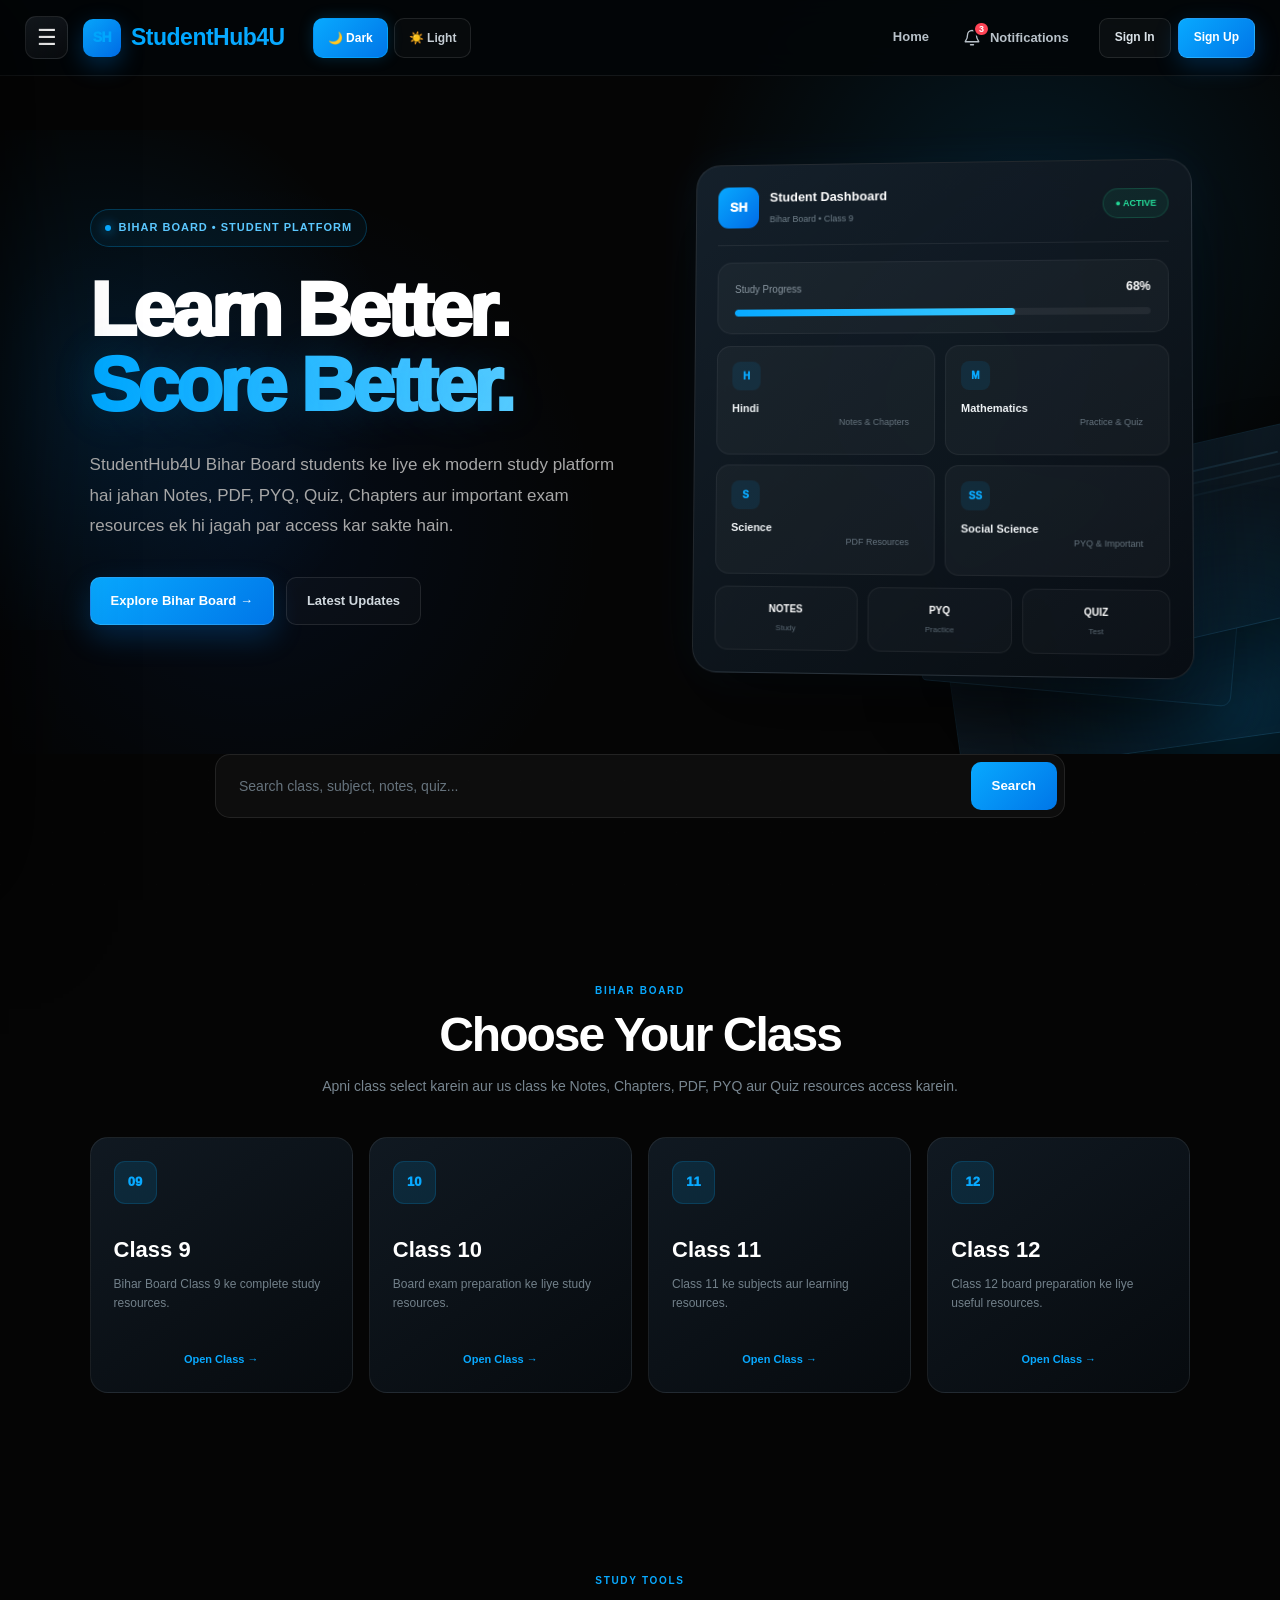
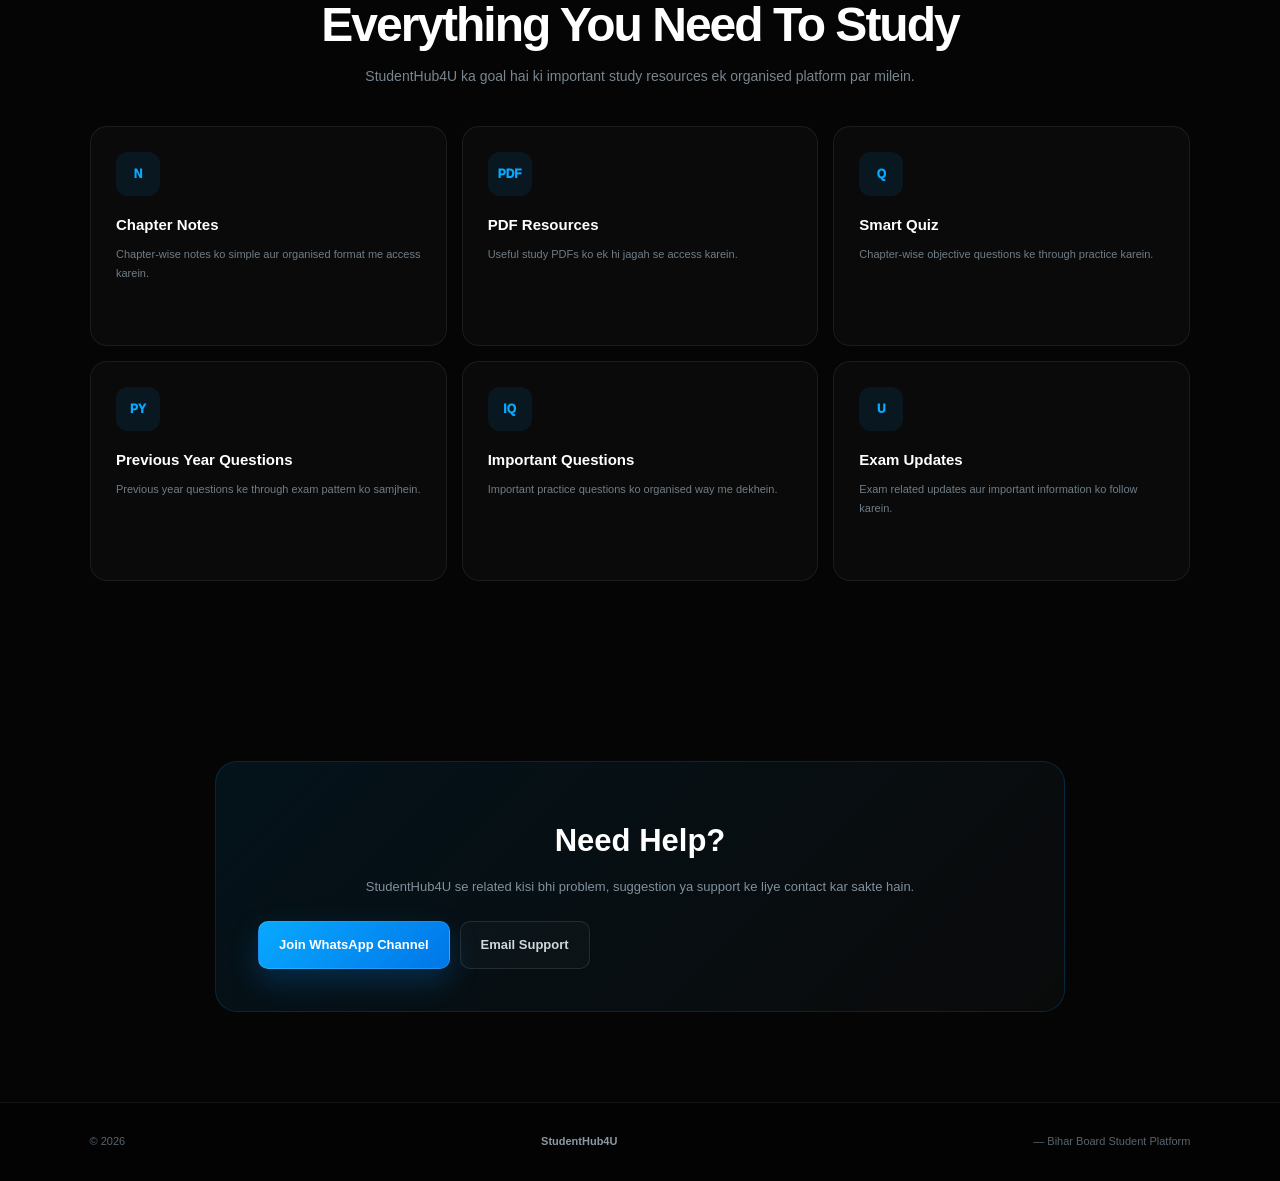
<file: index.html>
<!DOCTYPE html>
<html lang="en">

<head>

    <meta charset="UTF-8">

    <meta name="viewport" content="width=device-width, initial-scale=1.0">

    <meta name="description"
          content="StudentHub4U - Bihar Board students ke liye modern study platform.">

    <title>StudentHub4U</title>

    <link rel="stylesheet" href="style.css">

    <style>

        * {
            box-sizing: border-box;
            margin: 0;
            padding: 0;
        }

        html {
            scroll-behavior: smooth;
        }

        :root {
            --blue: #08a9ff;
            --blue-dark: #0076e8;
            --green: #23d997;
            --red: #ff4355;
            --bg: #030608;
            --card: #0d141b;
            --text: #ffffff;
            --muted: #7b8994;
        }

        body {
            min-height: 100vh;
            overflow-x: hidden;
            background:
                radial-gradient(
                    circle at 80% 15%,
                    rgba(0,145,220,0.15),
                    transparent 28%
                ),
                radial-gradient(
                    circle at 15% 85%,
                    rgba(0,105,220,0.10),
                    transparent 30%
                ),
                #030608;
            color: var(--text);
            font-family:
                Inter,
                Arial,
                Helvetica,
                sans-serif;
        }

        body::before {
            content: "";
            position: fixed;
            inset: 0;
            pointer-events: none;
            opacity: 0.32;
            background-image:
                linear-gradient(
                    rgba(255,255,255,0.025) 1px,
                    transparent 1px
                ),
                linear-gradient(
                    90deg,
                    rgba(255,255,255,0.025) 1px,
                    transparent 1px
                );
            background-size: 52px 52px;
            z-index: -5;
        }

        a {
            color: inherit;
            text-decoration: none;
        }

        button,
        input {
            font-family: inherit;
        }


        /* =====================================================
           HEADER
        ===================================================== */

        .header {
            position: fixed;
            top: 0;
            left: 0;
            right: 0;
            height: 76px;

            display: flex;
            align-items: center;

            padding: 0 25px;

            background: rgba(3,6,8,0.88);

            border-bottom:
                1px solid rgba(255,255,255,0.07);

            backdrop-filter: blur(18px);
            -webkit-backdrop-filter: blur(18px);

            z-index: 5000;
        }

        .menu-btn {
            width: 43px;
            height: 43px;

            display: flex;
            align-items: center;
            justify-content: center;

            margin-right: 15px;

            border:
                1px solid rgba(255,255,255,0.10);

            border-radius: 11px;

            background:
                linear-gradient(
                    145deg,
                    #151b21,
                    #080b0e
                );

            color: white;

            font-size: 22px;
            cursor: pointer;

            transition: 0.25s ease;
        }

        .menu-btn:hover {
            border-color:
                rgba(0,170,255,0.45);

            background:
                rgba(0,170,255,0.10);

            box-shadow:
                0 0 25px rgba(0,170,255,0.14);
        }

        .logo {
            display: flex;
            align-items: center;
            gap: 10px;

            font-size: 23px;
            font-weight: 900;

            white-space: nowrap;
        }

        .logo-mark {
            width: 38px;
            height: 38px;

            display: flex;
            align-items: center;
            justify-content: center;

            border-radius: 10px;

            background:
                linear-gradient(
                    135deg,
                    #08a9ff,
                    #006be6
                );

            color: white;

            font-size: 14px;
            font-weight: 950;

            box-shadow:
                0 8px 25px rgba(0,145,255,0.28);
        }

        .logo-text span {
            color: var(--blue);
        }


        /* =====================================================
           THEME BUTTONS
        ===================================================== */

        .header-theme {
            display: flex;
            align-items: center;
            gap: 6px;
            margin-left: 28px;
        }

        .header-theme-btn {
            height: 40px;
            padding: 0 14px;

            border:
                1px solid rgba(255,255,255,0.10);

            border-radius: 10px;

            background:
                rgba(255,255,255,0.025);

            color: #c5cdd4;

            font-size: 12px;
            font-weight: 800;

            cursor: pointer;
        }

        .header-theme-btn.active {
            color: white;

            border-color:
                rgba(0,170,255,0.45);

            background:
                linear-gradient(
                    135deg,
                    #08a9ff,
                    #0076e8
                );
        }


        /* =====================================================
           NAVIGATION
        ===================================================== */

        .navbar {
            margin-left: auto;

            display: flex;
            align-items: center;

            gap: 5px;
        }

        .navbar > a,
        .notification-nav-btn {
            height: 40px;

            display: inline-flex;
            align-items: center;

            gap: 8px;

            padding: 0 13px;

            border:
                1px solid transparent;

            border-radius: 9px;

            background: transparent;

            color: #b8c1c9;

            font-size: 13px;
            font-weight: 750;

            cursor: pointer;

            transition: 0.25s ease;
        }

        .navbar > a:hover,
        .notification-nav-btn:hover {
            color: white;

            background:
                rgba(0,170,255,0.07);

            border-color:
                rgba(0,170,255,0.15);
        }


        /* =====================================================
           AUTH BUTTONS
        ===================================================== */

        .auth-buttons {
            display: flex;
            align-items: center;
            gap: 7px;

            margin-left: 16px;
        }

        .auth-btn {
            height: 40px;

            display: inline-flex;
            align-items: center;
            justify-content: center;

            padding: 0 15px;

            border-radius: 9px;

            font-size: 12px;
            font-weight: 900;

            white-space: nowrap;

            transition: 0.25s ease;
        }

        .auth-signin {
            color: #dce4ea;

            background:
                rgba(255,255,255,0.035);

            border:
                1px solid rgba(255,255,255,0.10);
        }

        .auth-signin:hover {
            color: white;

            border-color:
                rgba(0,170,255,0.35);

            background:
                rgba(0,170,255,0.08);
        }

        .auth-signup {
            color: white;

            background:
                linear-gradient(
                    135deg,
                    #08a9ff,
                    #0076e8
                );

            border:
                1px solid rgba(255,255,255,0.12);

            box-shadow:
                0 8px 25px rgba(0,140,255,0.23);
        }

        .auth-signup:hover {
            transform: translateY(-2px);

            box-shadow:
                0 13px 32px rgba(0,140,255,0.32);
        }


        /* =====================================================
           NOTIFICATION
        ===================================================== */

        .notification-icon {
            position: relative;

            width: 20px;
            height: 20px;

            display: flex;
            align-items: center;
            justify-content: center;
        }

        .notification-icon svg {
            width: 18px;
            height: 18px;

            fill: none;
            stroke: currentColor;

            stroke-width: 1.8;
            stroke-linecap: round;
            stroke-linejoin: round;
        }

        .notification-badge {
            position: absolute;

            top: -7px;
            right: -8px;

            min-width: 16px;
            height: 16px;

            display: flex;
            align-items: center;
            justify-content: center;

            padding: 0 4px;

            border-radius: 50px;

            background: var(--red);

            color: white;

            border: 2px solid #030608;

            font-size: 9px;
            font-weight: 900;
        }

        .notification-panel {
            position: fixed;

            top: 88px;
            right: 25px;

            width: 370px;
            max-width: calc(100vw - 30px);

            padding: 18px;

            background:
                linear-gradient(
                    145deg,
                    rgba(18,28,38,0.98),
                    rgba(6,10,14,0.98)
                );

            border:
                1px solid rgba(255,255,255,0.10);

            border-radius: 18px;

            box-shadow:
                0 30px 80px rgba(0,0,0,0.65);

            z-index: 9999;

            opacity: 0;
            visibility: hidden;

            transform:
                translateY(-12px)
                scale(0.97);

            transition: 0.25s ease;
        }

        .notification-panel.active {
            opacity: 1;
            visibility: visible;

            transform:
                translateY(0)
                scale(1);
        }

        .notification-panel-header {
            display: flex;
            align-items: center;
            justify-content: space-between;

            padding-bottom: 14px;
            margin-bottom: 6px;

            border-bottom:
                1px solid rgba(255,255,255,0.07);
        }

        .notification-panel-title {
            display: flex;
            align-items: center;
            gap: 10px;
        }

        .notification-panel-title-icon {
            width: 38px;
            height: 38px;

            display: flex;
            align-items: center;
            justify-content: center;

            border-radius: 10px;

            background:
                linear-gradient(
                    135deg,
                    #08a9ff,
                    #006be8
                );
        }

        .notification-panel-title-icon svg {
            width: 19px;
            height: 19px;

            fill: none;
            stroke: white;

            stroke-width: 1.8;
            stroke-linecap: round;
            stroke-linejoin: round;
        }

        .notification-panel-title h3 {
            color: white;
            font-size: 16px;
        }

        .notification-panel-title span {
            display: block;
            margin-top: 3px;

            color: #74818c;
            font-size: 10px;
        }

        .notification-close {
            width: 31px;
            height: 31px;

            border:
                1px solid rgba(255,255,255,0.08);

            border-radius: 9px;

            background:
                rgba(255,255,255,0.03);

            color: #9aa6af;

            font-size: 19px;
            cursor: pointer;
        }

        .notification-item {
            display: flex;
            gap: 12px;

            padding: 13px 9px;

            border-radius: 12px;
        }

        .notification-item:hover {
            background:
                rgba(255,255,255,0.035);
        }

        .notification-item-icon {
            flex-shrink: 0;

            width: 35px;
            height: 35px;

            display: flex;
            align-items: center;
            justify-content: center;

            border-radius: 9px;

            color: var(--blue);

            background:
                rgba(0,170,255,0.10);
        }

        .notification-item-icon svg {
            width: 17px;
            height: 17px;

            fill: none;
            stroke: currentColor;

            stroke-width: 1.7;
            stroke-linecap: round;
            stroke-linejoin: round;
        }

        .notification-item-content strong {
            display: block;

            color: white;

            font-size: 12px;

            margin-bottom: 4px;
        }

        .notification-item-content p {
            color: #85919b;

            font-size: 10.5px;
            line-height: 1.5;
        }

        .notification-time {
            display: block;

            color: #515d67;

            font-size: 9px;

            margin-top: 5px;
        }


        /* =====================================================
           SIDE MENU
        ===================================================== */

        .overlay {
            position: fixed;
            inset: 0;

            background:
                rgba(0,0,0,0.65);

            backdrop-filter: blur(4px);

            opacity: 0;
            visibility: hidden;

            transition: 0.3s ease;

            z-index: 6000;
        }

        .overlay.active {
            opacity: 1;
            visibility: visible;
        }

        .side-menu {
            position: fixed;

            top: 0;
            left: 0;

            width: 315px;
            height: 100vh;

            padding: 25px 18px;

            background:
                linear-gradient(
                    160deg,
                    #0b1219,
                    #030609
                );

            border-right:
                1px solid rgba(255,255,255,0.08);

            transform:
                translateX(-105%);

            transition:
                transform 0.35s cubic-bezier(.2,.8,.2,1);

            z-index: 7000;

            overflow-y: auto;
        }

        .side-menu.active {
            transform: translateX(0);
        }

        .side-menu-head {
            display: flex;
            align-items: center;
            justify-content: space-between;

            padding-bottom: 20px;
            margin-bottom: 18px;

            border-bottom:
                1px solid rgba(255,255,255,0.08);
        }

        .side-brand {
            display: flex;
            align-items: center;
            gap: 10px;

            font-weight: 900;
        }

        .side-brand-mark {
            width: 38px;
            height: 38px;

            display: flex;
            align-items: center;
            justify-content: center;

            border-radius: 10px;

            background:
                linear-gradient(
                    135deg,
                    #08a9ff,
                    #006be6
                );

            font-size: 13px;
            font-weight: 900;
        }

        .side-brand-text span {
            color: var(--blue);
        }

        .close-menu {
            width: 35px;
            height: 35px;

            border:
                1px solid rgba(255,255,255,0.08);

            border-radius: 9px;

            background:
                rgba(255,255,255,0.03);

            color: #aab4bc;

            cursor: pointer;

            font-size: 18px;
        }

        .menu-label {
            color: #4e5b65;

            font-size: 10px;
            font-weight: 900;

            letter-spacing: 1.5px;

            margin:
                20px 10px 8px;
        }

        .side-menu a,
        .side-menu button {
            width: 100%;

            display: flex;
            align-items: center;

            gap: 12px;

            padding: 12px 13px;
            margin-bottom: 3px;

            border:
                1px solid transparent;

            border-radius: 10px;

            background: transparent;

            color: #aeb8c0;

            font-size: 13px;
            font-weight: 700;

            text-align: left;

            cursor: pointer;
        }

        .side-menu a:hover,
        .side-menu button:hover {
            color: white;

            background:
                rgba(0,170,255,0.07);

            border-color:
                rgba(0,170,255,0.12);
        }

        .menu-icon {
            width: 30px;
            height: 30px;

            display: flex;
            align-items: center;
            justify-content: center;

            border-radius: 8px;

            background:
                rgba(255,255,255,0.04);

            color: var(--blue);

            font-size: 11px;
            font-weight: 900;
        }


        /* =====================================================
           HERO
        ===================================================== */

        .hero {
            position: relative;

            min-height: 730px;

            padding:
                160px 7% 80px;

            display: grid;

            grid-template-columns:
                1fr 0.92fr;

            align-items: center;

            gap: 60px;

            overflow: hidden;
        }

        .hero::before {
            content: "";

            position: absolute;

            left: -250px;
            top: 130px;

            width: 700px;
            height: 500px;

            background:
                radial-gradient(
                    circle,
                    rgba(0,150,255,0.12),
                    transparent 68%
                );

            pointer-events: none;
        }

        .hero-content {
            position: relative;
            z-index: 2;

            max-width: 650px;
        }

        .hero-badge {
            display: inline-flex;
            align-items: center;
            gap: 8px;

            padding: 9px 14px;
            margin-bottom: 25px;

            border:
                1px solid rgba(0,170,255,0.25);

            border-radius: 50px;

            background:
                rgba(0,170,255,0.06);

            color: #5bc8ff;

            font-size: 11px;
            font-weight: 900;

            letter-spacing: 1px;
        }

        .hero-badge::before {
            content: "";

            width: 6px;
            height: 6px;

            border-radius: 50%;

            background: var(--blue);

            box-shadow:
                0 0 12px var(--blue);
        }

        .hero h1 {
            font-size:
                clamp(55px,6vw,86px);

            line-height: 0.98;

            letter-spacing: -4px;

            font-weight: 950;
        }

        .hero h1 span {
            display: block;

            color: var(--blue);

            text-shadow:
                0 0 45px rgba(0,170,255,0.17);
        }

        .hero-description {
            max-width: 610px;

            margin:
                28px 0;

            color: #aab5be;

            font-size: 16px;

            line-height: 1.8;
        }

        .hero-actions {
            display: flex;
            align-items: center;

            gap: 12px;

            flex-wrap: wrap;
        }

        .primary-btn,
        .secondary-btn {
            min-height: 48px;

            padding: 0 20px;

            display: inline-flex;
            align-items: center;
            justify-content: center;

            border-radius: 10px;

            font-size: 13px;
            font-weight: 900;

            cursor: pointer;

            transition: 0.25s ease;
        }

        .primary-btn {
            color: white;

            background:
                linear-gradient(
                    135deg,
                    #08a9ff,
                    #0076e8
                );

            border:
                1px solid rgba(255,255,255,0.12);

            box-shadow:
                0 12px 30px rgba(0,140,255,0.23);
        }

        .primary-btn:hover {
            transform: translateY(-2px);

            box-shadow:
                0 17px 38px rgba(0,140,255,0.30);
        }

        .secondary-btn {
            color: #d0d8de;

            background:
                rgba(255,255,255,0.025);

            border:
                1px solid rgba(255,255,255,0.10);
        }

        .secondary-btn:hover {
            color: white;

            border-color:
                rgba(0,170,255,0.35);

            background:
                rgba(0,170,255,0.07);
        }


        /* =====================================================
           BOOKS
        ===================================================== */

        .book-scene {
            position: absolute;

            right: -40px;
            bottom: -20px;

            width: 530px;
            height: 430px;

            pointer-events: none;

            opacity: 0.72;
        }

        .book {
            position: absolute;

            border-radius:
                5px 10px 10px 5px;

            background:
                linear-gradient(
                    145deg,
                    #162b3b,
                    #07111a
                );

            border:
                1px solid rgba(70,170,220,0.18);

            box-shadow:
                0 30px 60px rgba(0,0,0,0.55);
        }

        .book::after {
            content: "";

            position: absolute;

            left: 18px;
            right: 18px;

            top: 25px;

            height: 2px;

            background:
                rgba(100,205,255,0.18);

            box-shadow:
                0 12px rgba(100,205,255,0.10),
                0 24px rgba(100,205,255,0.08);
        }

        .book-1 {
            width: 350px;
            height: 235px;

            right: 25px;
            bottom: 20px;

            transform: rotate(-8deg);
        }

        .book-2 {
            width: 310px;
            height: 210px;

            right: 80px;
            bottom: 80px;

            transform: rotate(5deg);
        }

        .book-3 {
            width: 270px;
            height: 190px;

            right: 5px;
            bottom: 135px;

            transform: rotate(-13deg);
        }


        /* =====================================================
           DASHBOARD
        ===================================================== */

        .dashboard-wrap {
            position: relative;
            z-index: 3;

            min-height: 480px;

            display: flex;
            align-items: center;
            justify-content: center;
        }

        .dashboard-glow {
            position: absolute;

            width: 450px;
            height: 450px;

            border-radius: 50%;

            background:
                radial-gradient(
                    circle,
                    rgba(0,170,255,0.18),
                    transparent 67%
                );

            filter: blur(10px);
        }

        .dashboard {
            position: relative;

            width: 500px;

            padding: 22px;

            border-radius: 25px;

            background:
                linear-gradient(
                    145deg,
                    rgba(20,32,43,0.97),
                    rgba(7,12,17,0.97)
                );

            border:
                1px solid rgba(255,255,255,0.10);

            box-shadow:
                0 35px 90px rgba(0,0,0,0.62),
                0 0 50px rgba(0,150,255,0.08);

            backdrop-filter: blur(20px);

            transform:
                perspective(1200px)
                rotateY(-4deg)
                rotateX(2deg);
        }

        .dashboard-head {
            display: flex;
            align-items: center;
            justify-content: space-between;

            padding-bottom: 17px;

            border-bottom:
                1px solid rgba(255,255,255,0.07);
        }

        .student-profile {
            display: flex;
            align-items: center;
            gap: 11px;
        }

        .student-avatar {
            width: 42px;
            height: 42px;

            display: flex;
            align-items: center;
            justify-content: center;

            border-radius: 11px;

            background:
                linear-gradient(
                    135deg,
                    #08a9ff,
                    #006be6
                );

            font-size: 13px;
            font-weight: 950;
        }

        .student-profile strong {
            display: block;
            font-size: 13px;
        }

        .student-profile span {
            display: block;

            margin-top: 4px;

            font-size: 9px;

            color: #71808b;
        }

        .active-pill {
            padding: 7px 11px;

            border-radius: 50px;

            background:
                rgba(35,217,151,0.08);

            border:
                1px solid rgba(35,217,151,0.20);

            color: var(--green);

            font-size: 9px;
            font-weight: 900;
        }

        .progress-box {
            margin-top: 17px;

            padding: 17px;

            border-radius: 15px;

            background:
                rgba(255,255,255,0.035);

            border:
                1px solid rgba(255,255,255,0.06);
        }

        .progress-title {
            display: flex;
            align-items: center;
            justify-content: space-between;

            margin-bottom: 11px;

            color: #8996a0;

            font-size: 10px;
        }

        .progress-title strong {
            color: white;
            font-size: 12px;
        }

        .progress-track {
            height: 7px;

            overflow: hidden;

            border-radius: 50px;

            background:
                rgba(255,255,255,0.06);
        }

        .progress-value {
            width: 68%;
            height: 100%;

            border-radius: inherit;

            background:
                linear-gradient(
                    90deg,
                    #08a9ff,
                    #39c9ff
                );
        }

        .subjects-grid {
            display: grid;

            grid-template-columns:
                repeat(2,1fr);

            gap: 10px;

            margin-top: 12px;
        }

        .subject-card {
            padding: 15px;

            min-height: 110px;

            border-radius: 14px;

            background:
                rgba(255,255,255,0.035);

            border:
                1px solid rgba(255,255,255,0.06);

            transition: 0.25s ease;
        }

        .subject-card:hover {
            transform: translateY(-2px);

            border-color:
                rgba(0,170,255,0.25);

            background:
                rgba(0,170,255,0.055);
        }

        .subject-icon {
            width: 29px;
            height: 29px;

            display: flex;
            align-items: center;
            justify-content: center;

            margin-bottom: 10px;

            border-radius: 8px;

            background:
                rgba(0,170,255,0.10);

            color: var(--blue);

            font-size: 10px;
            font-weight: 950;
        }

        .subject-card strong {
            display: block;

            color: #f0f4f6;

            font-size: 11px;
        }

        .subject-card span {
            display: block;

            margin-top: 6px;

            color: #65737e;

            font-size: 9px;
        }

        .quick-grid {
            display: grid;

            grid-template-columns:
                repeat(3,1fr);

            gap: 10px;

            margin-top: 12px;
        }

        .quick-card {
            padding: 14px 10px;

            text-align: center;

            border-radius: 13px;

            background:
                rgba(255,255,255,0.025);

            border:
                1px solid rgba(255,255,255,0.06);
        }

        .quick-card strong {
            display: block;
            color: white;
            font-size: 10px;
        }

        .quick-card span {
            display: block;

            color: #596772;

            font-size: 8px;

            margin-top: 5px;
        }


        /* =====================================================
           SEARCH
        ===================================================== */

        .search-section {
            position: relative;

            padding:
                0 7% 75px;
        }

        .search-box {
            max-width: 850px;

            margin: 0 auto;

            padding: 7px;

            display: flex;
            align-items: center;

            border:
                1px solid rgba(255,255,255,0.09);

            border-radius: 15px;

            background:
                rgba(255,255,255,0.035);
        }

        .search-box input {
            flex: 1;

            min-width: 0;

            height: 48px;

            padding: 0 16px;

            border: 0;
            outline: 0;

            background: transparent;

            color: white;

            font-size: 14px;
        }

        .search-box input::placeholder {
            color: #66737d;
        }

        .search-button {
            height: 48px;

            padding: 0 21px;

            border: 0;

            border-radius: 10px;

            background:
                linear-gradient(
                    135deg,
                    #08a9ff,
                    #0076e8
                );

            color: white;

            font-weight: 900;

            cursor: pointer;
        }


        /* =====================================================
           SECTIONS
        ===================================================== */

        .section {
            position: relative;

            padding:
                90px 7%;
        }

        .section-heading {
            max-width: 700px;

            margin-bottom: 38px;
        }

        .section-label {
            color: var(--blue);

            font-size: 10px;
            font-weight: 900;

            letter-spacing: 1.7px;

            text-transform: uppercase;

            margin-bottom: 10px;
        }

        .section-heading h2 {
            font-size:
                clamp(32px,4vw,48px);

            line-height: 1.1;

            letter-spacing: -2px;
        }

        .section-heading p {
            margin-top: 13px;

            color: #788690;

            font-size: 14px;

            line-height: 1.7;
        }


        /* =====================================================
           BOARD CARDS
        ===================================================== */

        .board-grid {
            display: grid;

            grid-template-columns:
                repeat(4,1fr);

            gap: 16px;
        }

        .board-card {
            position: relative;

            min-height: 250px;

            padding: 23px;

            display: flex;
            flex-direction: column;
            justify-content: space-between;

            overflow: hidden;

            border:
                1px solid rgba(255,255,255,0.08);

            border-radius: 18px;

            background:
                linear-gradient(
                    145deg,
                    rgba(17,26,35,0.95),
                    rgba(7,11,15,0.95)
                );

            transition: 0.3s ease;
        }

        .board-card:hover {
            transform: translateY(-6px);

            border-color:
                rgba(0,170,255,0.30);

            box-shadow:
                0 25px 55px rgba(0,0,0,0.40);
        }

        .board-number {
            width: 43px;
            height: 43px;

            display: flex;
            align-items: center;
            justify-content: center;

            border-radius: 11px;

            background:
                rgba(0,170,255,0.12);

            border:
                1px solid rgba(0,170,255,0.18);

            color: var(--blue);

            font-size: 13px;
            font-weight: 950;
        }

        .board-card h3 {
            margin-top: 28px;

            font-size: 22px;
        }

        .board-card p {
            margin-top: 8px;

            color: #72808a;

            font-size: 12px;

            line-height: 1.6;
        }

        .board-card-link {
            display: inline-flex;

            align-items: center;

            gap: 7px;

            margin-top: 20px;

            color: var(--blue);

            font-size: 11px;
            font-weight: 900;
        }


        /* =====================================================
           FEATURES
        ===================================================== */

        .features-grid {
            display: grid;

            grid-template-columns:
                repeat(3,1fr);

            gap: 15px;
        }

        .feature-card {
            padding: 25px;

            border:
                1px solid rgba(255,255,255,0.07);

            border-radius: 17px;

            background:
                rgba(255,255,255,0.025);

            transition: 0.25s ease;
        }

        .feature-card:hover {
            transform: translateY(-4px);

            border-color:
                rgba(0,170,255,0.25);
        }

        .feature-icon {
            width: 44px;
            height: 44px;

            display: flex;
            align-items: center;
            justify-content: center;

            margin-bottom: 17px;

            border-radius: 12px;

            background:
                rgba(0,170,255,0.09);

            color: var(--blue);

            font-size: 12px;
            font-weight: 950;
        }

        .feature-card h3 {
            font-size: 15px;
            margin-bottom: 8px;
        }

        .feature-card p {
            color: #6f7d87;

            font-size: 11px;

            line-height: 1.7;
        }


        /* =====================================================
           SUPPORT
        ===================================================== */

        .support-box {
            position: relative;

            padding: 42px;

            overflow: hidden;

            border:
                1px solid rgba(0,170,255,0.16);

            border-radius: 22px;

            background:
                linear-gradient(
                    135deg,
                    rgba(0,145,220,0.10),
                    rgba(255,255,255,0.025)
                );
        }

        .support-box h2 {
            font-size: 31px;
            margin-bottom: 10px;
        }

        .support-box p {
            max-width: 650px;

            color: #81909b;

            font-size: 13px;

            line-height: 1.7;

            margin-bottom: 23px;
        }

        .support-actions {
            display: flex;
            gap: 10px;
            flex-wrap: wrap;
        }


        /* =====================================================
           FOOTER
        ===================================================== */

        .footer {
            padding:
                30px 7%;

            border-top:
                1px solid rgba(255,255,255,0.07);

            color: #58656f;

            font-size: 11px;

            text-align: center;
        }

        .footer strong {
            color: #8c99a3;
        }


        /* =====================================================
           SETTINGS
        ===================================================== */

        .settings-panel {
            position: fixed;

            top: 50%;
            left: 50%;

            width: 390px;
            max-width: calc(100vw - 30px);

            padding: 25px;

            transform:
                translate(-50%,-45%)
                scale(0.97);

            opacity: 0;
            visibility: hidden;

            background:
                linear-gradient(
                    145deg,
                    #121c25,
                    #070b10
                );

            border:
                1px solid rgba(255,255,255,0.10);

            border-radius: 20px;

            box-shadow:
                0 30px 90px rgba(0,0,0,0.65);

            z-index: 9000;

            transition: 0.25s ease;
        }

        .settings-panel.active {
            opacity: 1;
            visibility: visible;

            transform:
                translate(-50%,-50%)
                scale(1);
        }

        .settings-panel h2 {
            margin-bottom: 6px;
            font-size: 21px;
        }

        .settings-panel > p {
            color: #6f7d87;

            font-size: 11px;

            margin-bottom: 22px;
        }

        .setting-row {
            padding: 14px 0;

            border-bottom:
                1px solid rgba(255,255,255,0.06);
        }

        .setting-row strong {
            display: block;

            font-size: 12px;

            margin-bottom: 8px;
        }

        .setting-buttons {
            display: flex;
            gap: 7px;
            flex-wrap: wrap;
        }

        .setting-option {
            padding: 8px 11px;

            border:
                1px solid rgba(255,255,255,0.08);

            border-radius: 8px;

            background:
                rgba(255,255,255,0.025);

            color: #9ba7af;

            cursor: pointer;

            font-size: 10px;
        }

        .settings-close {
            width: 100%;

            margin-top: 18px;

            height: 42px;

            border: 0;

            border-radius: 9px;

            background:
                linear-gradient(
                    135deg,
                    #08a9ff,
                    #0076e8
                );

            color: white;

            font-weight: 900;

            cursor: pointer;
        }


        /* =====================================================
           LANGUAGE
        ===================================================== */

        .language-popup {
            position: fixed;

            top: 50%;
            left: 50%;

            width: 470px;
            max-width: calc(100vw - 30px);

            padding: 24px;

            transform:
                translate(-50%,-45%)
                scale(0.97);

            opacity: 0;
            visibility: hidden;

            background:
                linear-gradient(
                    145deg,
                    #111a22,
                    #060a0e
                );

            border:
                1px solid rgba(255,255,255,0.10);

            border-radius: 20px;

            box-shadow:
                0 30px 90px rgba(0,0,0,0.65);

            z-index: 9100;

            transition: 0.25s ease;
        }

        .language-popup.active {
            opacity: 1;
            visibility: visible;

            transform:
                translate(-50%,-50%)
                scale(1);
        }

        .language-popup h2 {
            font-size: 20px;
            margin-bottom: 5px;
        }

        .language-popup p {
            color: #6e7c86;

            font-size: 11px;

            margin-bottom: 18px;
        }

        .language-grid {
            display: grid;

            grid-template-columns:
                repeat(2,1fr);

            gap: 7px;
        }

        .language-option {
            padding: 11px;

            border:
                1px solid rgba(255,255,255,0.07);

            border-radius: 9px;

            background:
                rgba(255,255,255,0.025);

            color: #aab5bd;

            cursor: pointer;

            text-align: left;

            font-size: 11px;
        }

        .language-close {
            width: 100%;

            height: 40px;

            margin-top: 17px;

            border: 0;

            border-radius: 9px;

            background:
                rgba(255,255,255,0.06);

            color: white;

            cursor: pointer;
        }


        /* =====================================================
           RESPONSIVE
        ===================================================== */

        @media (max-width: 1200px) {

            .navbar > a:nth-of-type(n+3) {
                display: none;
            }

            .hero {
                grid-template-columns: 1fr;
            }

            .hero-content {
                max-width: 800px;
            }

            .dashboard {
                width: min(600px,100%);
            }

            .board-grid {
                grid-template-columns:
                    repeat(2,1fr);
            }
        }


        @media (max-width: 850px) {

            .header-theme {
                margin-left: auto;
            }

            .navbar > a {
                display: none;
            }

            .navbar {
                margin-left: 5px;
            }

            .auth-buttons {
                margin-left: 8px;
            }

            .hero {
                padding-left: 5%;
                padding-right: 5%;
            }

            .section {
                padding-left: 5%;
                padding-right: 5%;
            }

            .search-section {
                padding-left: 5%;
                padding-right: 5%;
            }

            .features-grid {
                grid-template-columns:
                    repeat(2,1fr);
            }
        }


        @media (max-width: 650px) {

            .header {
                padding: 0 14px;
            }

            .logo {
                font-size: 19px;
            }

            .logo-mark {
                width: 34px;
                height: 34px;
            }

            .header-theme {
                display: none;
            }

            .auth-buttons {
                margin-left: auto;
            }

            .auth-btn {
                height: 36px;
                padding: 0 9px;
                font-size: 10px;
            }

            .hero {
                min-height: auto;

                padding:
                    125px 20px 55px;

                gap: 20px;
            }

            .hero h1 {
                font-size: 52px;
                letter-spacing: -2.8px;
            }

            .hero-description {
                font-size: 13px;
            }

            .dashboard {
                transform: none;

                padding: 15px;

                border-radius: 18px;
            }

            .book-scene {
                display: none;
            }

            .section {
                padding:
                    65px 20px;
            }

            .search-section {
                padding:
                    0 20px 55px;
            }

            .board-grid,
            .features-grid {
                grid-template-columns: 1fr;
            }

            .support-box {
                padding: 27px;
            }

            .notification-panel {
                right: 15px;
            }
        }


        @media (max-width: 450px) {

            .logo-text {
                display: none;
            }

            .auth-btn {
                padding: 0 8px;
                font-size: 9px;
            }

            .hero h1 {
                font-size: 45px;
            }

            .subjects-grid {
                grid-template-columns: 1fr;
            }

            .search-box {
                flex-direction: column;
            }

            .search-box input {
                width: 100%;
            }

            .search-button {
                width: 100%;
            }
        }

    </style>

</head>


<body>


<!-- =====================================================
     HEADER
===================================================== -->

<header class="header">

    <button
        class="menu-btn"
        id="menuButton"
        type="button"
    >
        ☰
    </button>


    <a href="#home" class="logo">

        <span class="logo-mark">
            SH
        </span>

        <span class="logo-text">
            Student<span>Hub4U</span>
        </span>

    </a>


    <div class="header-theme">

        <button
            id="darkMode"
            class="header-theme-btn active"
            type="button"
        >
            🌙 Dark
        </button>

        <button
            id="lightMode"
            class="header-theme-btn"
            type="button"
        >
            ☀️ Light
        </button>

    </div>


    <nav class="navbar">

        <a href="#home">
            Home
        </a>


        <button
            class="notification-nav-btn"
            id="notificationButton"
            type="button"
        >

            <span class="notification-icon">

                <svg viewBox="0 0 24 24">

                    <path
                        d="M18 8a6 6 0 0 0-12 0c0 7-3 7-3 9h18c0-2-3-2-3-9">
                    </path>

                    <path d="M10 21h4"></path>

                </svg>

                <span class="notification-badge">
                    3
                </span>

            </span>

            <span>
                Notifications
            </span>

        </button>

    </nav>


    <!-- SIGN IN / SIGN UP -->

    <div class="auth-buttons">

        <a
            href="/signin"
            class="auth-btn auth-signin"
        >
            Sign In
        </a>

        <a
            href="/signup"
            class="auth-btn auth-signup"
        >
            Sign Up
        </a>

    </div>

</header>



<!-- =====================================================
     SIDE MENU
===================================================== -->

<div
    class="overlay"
    id="overlay"
></div>


<aside
    class="side-menu"
    id="sideMenu"
>

    <div class="side-menu-head">

        <div class="side-brand">

            <div class="side-brand-mark">
                SH
            </div>

            <div class="side-brand-text">
                Student<span>Hub4U</span>
            </div>

        </div>

        <button
            class="close-menu"
            id="closeButton"
            type="button"
        >
            ×
        </button>

    </div>


    <div class="menu-label">
        MAIN
    </div>


    <a href="#home">
        <span class="menu-icon">H</span>
        Home
    </a>


    <a href="#boards">
        <span class="menu-icon">B</span>
        Bihar Board
    </a>


    <a href="class9.html">
        <span class="menu-icon">09</span>
        Class 9
    </a>


    <a href="class10.html">
        <span class="menu-icon">10</span>
        Class 10
    </a>


    <a href="class11.html">
        <span class="menu-icon">11</span>
        Class 11
    </a>


    <a href="class12.html">
        <span class="menu-icon">12</span>
        Class 12
    </a>


    <div class="menu-label">
        STUDY
    </div>


    <a href="notes.html">
        <span class="menu-icon">N</span>
        Notes
    </a>


    <a href="#features">
        <span class="menu-icon">Q</span>
        Smart Quiz
    </a>


    <a href="#features">
        <span class="menu-icon">PY</span>
        PYQ
    </a>


    <a href="updates.html">
        <span class="menu-icon">U</span>
        Exam Updates
    </a>


    <div class="menu-label">
        ACCOUNT
    </div>


    <a href="/signin">
        <span class="menu-icon">↪</span>
        Sign In
    </a>


    <a href="/signup">
        <span class="menu-icon">+</span>
        Create Account
    </a>


    <div class="menu-label">
        SETTINGS
    </div>


    <button
        id="settingsButton"
        type="button"
    >
        <span class="menu-icon">S</span>
        Settings
    </button>


    <button
        id="languageButton"
        type="button"
    >
        <span class="menu-icon">A</span>
        Language
    </button>


    <button
        id="menuNotificationButton"
        type="button"
    >
        <span class="menu-icon">N</span>
        Notifications
    </button>


    <button
        id="supportButton"
        type="button"
    >
        <span class="menu-icon">?</span>
        Support
    </button>


    <button
        id="aboutButton"
        type="button"
    >
        <span class="menu-icon">i</span>
        About StudentHub4U
    </button>

</aside>



<!-- =====================================================
     NOTIFICATION PANEL
===================================================== -->

<div
    class="notification-panel"
    id="notificationPanel"
>

    <div class="notification-panel-header">

        <div class="notification-panel-title">

            <div class="notification-panel-title-icon">

                <svg viewBox="0 0 24 24">

                    <path
                        d="M18 8a6 6 0 0 0-12 0c0 7-3 7-3 9h18c0-2-3-2-3-9">
                    </path>

                    <path d="M10 21h4"></path>

                </svg>

            </div>

            <div>

                <h3>
                    Notifications
                </h3>

                <span>
                    Latest StudentHub4U updates
                </span>

            </div>

        </div>


        <button
            class="notification-close"
            id="notificationClose"
            type="button"
        >
            ×
        </button>

    </div>


    <div class="notification-item">

        <div class="notification-item-icon">
            N
        </div>

        <div class="notification-item-content">

            <strong>
                New study resources available
            </strong>

            <p>
                Bihar Board ke liye naye study resources
                available hain.
            </p>

            <span class="notification-time">
                Recently
            </span>

        </div>

    </div>


    <div class="notification-item">

        <div class="notification-item-icon">
            Q
        </div>

        <div class="notification-item-content">

            <strong>
                Quiz practice updated
            </strong>

            <p>
                Chapter-wise quiz practice regularly
                update ki ja rahi hai.
            </p>

            <span class="notification-time">
                Today
            </span>

        </div>

    </div>


    <div class="notification-item">

        <div class="notification-item-icon">
            U
        </div>

        <div class="notification-item-content">

            <strong>
                StudentHub4U updates
            </strong>

            <p>
                Important exam updates aur study
                information yahan milegi.
            </p>

            <span class="notification-time">
                Recently
            </span>

        </div>

    </div>

</div>



<!-- =====================================================
     SETTINGS PANEL
===================================================== -->

<div
    class="settings-panel"
    id="settingsPanel"
>

    <h2>
        Website Settings
    </h2>

    <p>
        StudentHub4U ko apni preference ke according customize karein.
    </p>


    <div class="setting-row">

        <strong>
            Text Size
        </strong>

        <div class="setting-buttons">

            <button
                class="setting-option"
                data-size="small"
            >
                Small
            </button>

            <button
                class="setting-option"
                data-size="medium"
            >
                Medium
            </button>

            <button
                class="setting-option"
                data-size="large"
            >
                Large
            </button>

        </div>

    </div>


    <div class="setting-row">

        <strong>
            Notifications
        </strong>

        <div class="setting-buttons">

            <button
                class="setting-option"
                id="enableNotifications"
            >
                Enable
            </button>

            <button
                class="setting-option"
                id="disableNotifications"
            >
                Disable
            </button>

        </div>

    </div>


    <div class="setting-row">

        <strong>
            Language
        </strong>

        <div class="setting-buttons">

            <button
                class="setting-option"
                id="settingsLanguage"
            >
                Choose Language
            </button>

        </div>

    </div>


    <button
        class="settings-close"
        id="settingsClose"
        type="button"
    >
        Close Settings
    </button>

</div>



<!-- =====================================================
     LANGUAGE POPUP
===================================================== -->

<div
    class="language-popup"
    id="languagePopup"
>

    <h2>
        Choose Language
    </h2>

    <p>
        StudentHub4U ke liye preferred language select karein.
    </p>


    <div class="language-grid">

        <button class="language-option">
            English
        </button>

        <button class="language-option">
            हिन्दी
        </button>

        <button class="language-option">
            বাংলা
        </button>

        <button class="language-option">
            मराठी
        </button>

        <button class="language-option">
            ગુજરાતી
        </button>

        <button class="language-option">
            ਪੰਜਾਬੀ
        </button>

        <button class="language-option">
            தமிழ்
        </button>

        <button class="language-option">
            తెలుగు
        </button>

        <button class="language-option">
            ಕನ್ನಡ
        </button>

        <button class="language-option">
            മലയാളം
        </button>

        <button class="language-option">
            ଓଡ଼ିଆ
        </button>

        <button class="language-option">
            অসমীয়া
        </button>

    </div>


    <button
        class="language-close"
        id="languageClose"
        type="button"
    >
        Close
    </button>

</div>



<!-- =====================================================
     HERO
===================================================== -->

<main>

<section
    class="hero"
    id="home"
>

    <div class="hero-content">

        <div class="hero-badge">
            BIHAR BOARD • STUDENT PLATFORM
        </div>


        <h1>

            Learn Better.

            <span>
                Score Better.
            </span>

        </h1>


        <p class="hero-description">

            StudentHub4U Bihar Board students ke liye
            ek modern study platform hai jahan Notes,
            PDF, PYQ, Quiz, Chapters aur important
            exam resources ek hi jagah par access
            kar sakte hain.

        </p>


        <div class="hero-actions">

            <a
                href="#boards"
                class="primary-btn"
            >
                Explore Bihar Board →
            </a>


            <a
                href="updates.html"
                class="secondary-btn"
            >
                Latest Updates
            </a>

        </div>

    </div>


    <!-- BOOK BACKGROUND -->

    <div class="book-scene">

        <div class="book book-1"></div>
        <div class="book book-2"></div>
        <div class="book book-3"></div>

    </div>


    <!-- DASHBOARD -->

    <div class="dashboard-wrap">

        <div class="dashboard-glow"></div>


        <div class="dashboard">

            <div class="dashboard-head">

                <div class="student-profile">

                    <div class="student-avatar">
                        SH
                    </div>

                    <div>

                        <strong>
                            Student Dashboard
                        </strong>

                        <span>
                            Bihar Board • Class 9
                        </span>

                    </div>

                </div>


                <div class="active-pill">
                    ● ACTIVE
                </div>

            </div>


            <div class="progress-box">

                <div class="progress-title">

                    <span>
                        Study Progress
                    </span>

                    <strong>
                        68%
                    </strong>

                </div>


                <div class="progress-track">

                    <div class="progress-value"></div>

                </div>

            </div>


            <div class="subjects-grid">

                <div class="subject-card">

                    <div class="subject-icon">
                        H
                    </div>

                    <strong>
                        Hindi
                    </strong>

                    <span>
                        Notes & Chapters
                    </span>

                </div>


                <div class="subject-card">

                    <div class="subject-icon">
                        M
                    </div>

                    <strong>
                        Mathematics
                    </strong>

                    <span>
                        Practice & Quiz
                    </span>

                </div>


                <div class="subject-card">

                    <div class="subject-icon">
                        S
                    </div>

                    <strong>
                        Science
                    </strong>

                    <span>
                        PDF Resources
                    </span>

                </div>


                <div class="subject-card">

                    <div class="subject-icon">
                        SS
                    </div>

                    <strong>
                        Social Science
                    </strong>

                    <span>
                        PYQ & Important
                    </span>

                </div>

            </div>


            <div class="quick-grid">

                <div class="quick-card">

                    <strong>
                        NOTES
                    </strong>

                    <span>
                        Study
                    </span>

                </div>


                <div class="quick-card">

                    <strong>
                        PYQ
                    </strong>

                    <span>
                        Practice
                    </span>

                </div>


                <div class="quick-card">

                    <strong>
                        QUIZ
                    </strong>

                    <span>
                        Test
                    </span>

                </div>

            </div>

        </div>

    </div>

</section>



<!-- =====================================================
     SEARCH
===================================================== -->

<section class="search-section">

    <div class="search-box">

        <input
            type="text"
            id="searchInput"
            placeholder="Search class, subject, notes, quiz..."
            autocomplete="off"
        >


        <button
            class="search-button"
            id="searchButton"
            type="button"
        >
            Search
        </button>

    </div>

</section>



<!-- =====================================================
     BIHAR BOARD
===================================================== -->

<section
    class="section"
    id="boards"
>

    <div class="section-heading">

        <div class="section-label">
            Bihar Board
        </div>

        <h2>
            Choose Your Class
        </h2>

        <p>
            Apni class select karein aur us class ke
            Notes, Chapters, PDF, PYQ aur Quiz resources
            access karein.
        </p>

    </div>


    <div class="board-grid">


        <a
            href="class9.html"
            class="board-card"
        >

            <div>

                <div class="board-number">
                    09
                </div>

                <h3>
                    Class 9
                </h3>

                <p>
                    Bihar Board Class 9 ke complete
                    study resources.
                </p>

            </div>

            <span class="board-card-link">
                Open Class →
            </span>

        </a>



        <a
            href="class10.html"
            class="board-card"
        >

            <div>

                <div class="board-number">
                    10
                </div>

                <h3>
                    Class 10
                </h3>

                <p>
                    Board exam preparation ke liye
                    study resources.
                </p>

            </div>

            <span class="board-card-link">
                Open Class →
            </span>

        </a>



        <a
            href="class11.html"
            class="board-card"
        >

            <div>

                <div class="board-number">
                    11
                </div>

                <h3>
                    Class 11
                </h3>

                <p>
                    Class 11 ke subjects aur
                    learning resources.
                </p>

            </div>

            <span class="board-card-link">
                Open Class →
            </span>

        </a>



        <a
            href="class12.html"
            class="board-card"
        >

            <div>

                <div class="board-number">
                    12
                </div>

                <h3>
                    Class 12
                </h3>

                <p>
                    Class 12 board preparation ke
                    liye useful resources.
                </p>

            </div>

            <span class="board-card-link">
                Open Class →
            </span>

        </a>

    </div>

</section>



<!-- =====================================================
     FEATURES
===================================================== -->

<section
    class="section"
    id="features"
>

    <div class="section-heading">

        <div class="section-label">
            Study Tools
        </div>

        <h2>
            Everything You Need To Study
        </h2>

        <p>
            StudentHub4U ka goal hai ki important
            study resources ek organised platform par milein.
        </p>

    </div>


    <div class="features-grid">


        <div class="feature-card">

            <div class="feature-icon">
                N
            </div>

            <h3>
                Chapter Notes
            </h3>

            <p>
                Chapter-wise notes ko simple aur
                organised format me access karein.
            </p>

        </div>


        <div class="feature-card">

            <div class="feature-icon">
                PDF
            </div>

            <h3>
                PDF Resources
            </h3>

            <p>
                Useful study PDFs ko ek hi jagah
                se access karein.
            </p>

        </div>


        <div class="feature-card">

            <div class="feature-icon">
                Q
            </div>

            <h3>
                Smart Quiz
            </h3>

            <p>
                Chapter-wise objective questions ke
                through practice karein.
            </p>

        </div>


        <div class="feature-card">

            <div class="feature-icon">
                PY
            </div>

            <h3>
                Previous Year Questions
            </h3>

            <p>
                Previous year questions ke through
                exam pattern ko samjhein.
            </p>

        </div>


        <div class="feature-card">

            <div class="feature-icon">
                IQ
            </div>

            <h3>
                Important Questions
            </h3>

            <p>
                Important practice questions ko
                organised way me dekhein.
            </p>

        </div>


        <div class="feature-card">

            <div class="feature-icon">
                U
            </div>

            <h3>
                Exam Updates
            </h3>

            <p>
                Exam related updates aur important
                information ko follow karein.
            </p>

        </div>

    </div>

</section>



<!-- =====================================================
     SUPPORT
===================================================== -->

<section
    class="section"
    id="support"
>

    <div class="support-box">

        <h2>
            Need Help?
        </h2>

        <p>
            StudentHub4U se related kisi bhi problem,
            suggestion ya support ke liye contact
            kar sakte hain.
        </p>


        <div class="support-actions">

            <a
                class="primary-btn"
                href="https://whatsapp.com/channel/0029Vb90qfZ0bIdwKwnjPZ2k"
                target="_blank"
                rel="noopener"
            >
                Join WhatsApp Channel
            </a>


            <a
                class="secondary-btn"
                href="mailto:ritumehra775@gmail.com"
            >
                Email Support
            </a>

        </div>

    </div>

</section>

</main>



<!-- =====================================================
     FOOTER
===================================================== -->

<footer class="footer">

    © 2026
    <strong>
        StudentHub4U
    </strong>

    — Bihar Board Student Platform

</footer>



<!-- =====================================================
     JAVASCRIPT
===================================================== -->

<script>

    /* MENU */

    const menuButton =
        document.getElementById("menuButton");

    const sideMenu =
        document.getElementById("sideMenu");

    const closeButton =
        document.getElementById("closeButton");

    const overlay =
        document.getElementById("overlay");


    function openMenu() {

        sideMenu.classList.add("active");
        overlay.classList.add("active");

    }


    function closeMenu() {

        sideMenu.classList.remove("active");
        overlay.classList.remove("active");

    }


    menuButton.addEventListener(
        "click",
        openMenu
    );


    closeButton.addEventListener(
        "click",
        closeMenu
    );


    overlay.addEventListener(
        "click",
        closeMenu
    );



    /* NOTIFICATIONS */

    const notificationButton =
        document.getElementById(
            "notificationButton"
        );

    const notificationPanel =
        document.getElementById(
            "notificationPanel"
        );

    const notificationClose =
        document.getElementById(
            "notificationClose"
        );

    const menuNotificationButton =
        document.getElementById(
            "menuNotificationButton"
        );


    notificationButton.addEventListener(
        "click",
        function(event) {

            event.stopPropagation();

            notificationPanel.classList.toggle(
                "active"
            );

        }
    );


    notificationClose.addEventListener(
        "click",
        function() {

            notificationPanel.classList.remove(
                "active"
            );

        }
    );


    menuNotificationButton.addEventListener(
        "click",
        function() {

            closeMenu();

            notificationPanel.classList.add(
                "active"
            );

        }
    );


    document.addEventListener(
        "click",
        function(event) {

            if (
                notificationPanel.classList.contains(
                    "active"
                ) &&
                !notificationPanel.contains(
                    event.target
                ) &&
                !notificationButton.contains(
                    event.target
                )
            ) {

                notificationPanel.classList.remove(
                    "active"
                );

            }

        }
    );



    /* THEME */

    const darkMode =
        document.getElementById("darkMode");

    const lightMode =
        document.getElementById("lightMode");


    function applyTheme(theme) {

        if (theme === "light") {

            document.body.style.background =
                "#f4f8fb";

            darkMode.classList.remove(
                "active"
            );

            lightMode.classList.add(
                "active"
            );

        } else {

            document.body.style.background =
                "#030608";

            lightMode.classList.remove(
                "active"
            );

            darkMode.classList.add(
                "active"
            );

        }

        localStorage.setItem(
            "websiteTheme",
            theme
        );

    }


    darkMode.addEventListener(
        "click",
        function() {

            applyTheme("dark");

        }
    );


    lightMode.addEventListener(
        "click",
        function() {

            applyTheme("light");

        }
    );


    applyTheme(
        localStorage.getItem(
            "websiteTheme"
        ) || "dark"
    );



    /* SETTINGS */

    const settingsButton =
        document.getElementById(
            "settingsButton"
        );

    const settingsPanel =
        document.getElementById(
            "settingsPanel"
        );

    const settingsClose =
        document.getElementById(
            "settingsClose"
        );


    settingsButton.addEventListener(
        "click",
        function() {

            closeMenu();

            settingsPanel.classList.add(
                "active"
            );

        }
    );


    settingsClose.addEventListener(
        "click",
        function() {

            settingsPanel.classList.remove(
                "active"
            );

        }
    );



    /* LANGUAGE */

    const languageButton =
        document.getElementById(
            "languageButton"
        );

    const settingsLanguage =
        document.getElementById(
            "settingsLanguage"
        );

    const languagePopup =
        document.getElementById(
            "languagePopup"
        );

    const languageClose =
        document.getElementById(
            "languageClose"
        );


    function openLanguage() {

        languagePopup.classList.add(
            "active"
        );

    }


    function closeLanguage() {

        languagePopup.classList.remove(
            "active"
        );

    }


    languageButton.addEventListener(
        "click",
        function() {

            closeMenu();

            openLanguage();

        }
    );


    settingsLanguage.addEventListener(
        "click",
        openLanguage
    );


    languageClose.addEventListener(
        "click",
        closeLanguage
    );


    document.querySelectorAll(
        ".language-option"
    ).forEach(
        function(option) {

            option.addEventListener(
                "click",
                function() {

                    localStorage.setItem(
                        "selectedLanguage",
                        option.textContent.trim()
                    );

                    closeLanguage();

                    alert(
                        "Language selected: " +
                        option.textContent.trim()
                    );

                }
            );

        }
    );



    /* TEXT SIZE */

    document.querySelectorAll(
        ".setting-option[data-size]"
    ).forEach(
        function(button) {

            button.addEventListener(
                "click",
                function() {

                    const size =
                        button.dataset.size;

                    if (size === "small") {

                        document.documentElement.style.fontSize =
                            "14px";

                    }

                    if (size === "medium") {

                        document.documentElement.style.fontSize =
                            "16px";

                    }

                    if (size === "large") {

                        document.documentElement.style.fontSize =
                            "18px";

                    }

                    localStorage.setItem(
                        "websiteTextSize",
                        size
                    );

                }
            );

        }
    );



    /* NOTIFICATION SETTINGS */

    const enableNotifications =
        document.getElementById(
            "enableNotifications"
        );

    const disableNotifications =
        document.getElementById(
            "disableNotifications"
        );


    enableNotifications.addEventListener(
        "click",
        function() {

            localStorage.setItem(
                "notifications",
                "enabled"
            );

            alert(
                "Notifications enabled."
            );

        }
    );


    disableNotifications.addEventListener(
        "click",
        function() {

            localStorage.setItem(
                "notifications",
                "disabled"
            );

            alert(
                "Notifications disabled."
            );

        }
    );



    /* SUPPORT */

    const supportButton =
        document.getElementById(
            "supportButton"
        );


    supportButton.addEventListener(
        "click",
        function() {

            closeMenu();

            document
                .getElementById("support")
                .scrollIntoView({
                    behavior: "smooth"
                });

        }
    );



    /* ABOUT */

    const aboutButton =
        document.getElementById(
            "aboutButton"
        );


    aboutButton.addEventListener(
        "click",
        function() {

            closeMenu();

            alert(
                "StudentHub4U Bihar Board students ke liye ek modern study platform hai."
            );

        }
    );



    /* SEARCH */

    const searchInput =
        document.getElementById(
            "searchInput"
        );

    const searchButton =
        document.getElementById(
            "searchButton"
        );


    function performSearch() {

        const query =
            searchInput.value
                .trim()
                .toLowerCase();


        if (!query) {

            alert(
                "Please enter something to search."
            );

            return;

        }


        if (
            query.includes("class 9") ||
            query.includes("class9") ||
            query.includes("9th")
        ) {

            window.location.href =
                "class9.html";

            return;

        }


        if (
            query.includes("class 10") ||
            query.includes("class10") ||
            query.includes("10th")
        ) {

            window.location.href =
                "class10.html";

            return;

        }


        if (
            query.includes("class 11") ||
            query.includes("class11") ||
            query.includes("11th")
        ) {

            window.location.href =
                "class11.html";

            return;

        }


        if (
            query.includes("class 12") ||
            query.includes("class12") ||
            query.includes("12th")
        ) {

            window.location.href =
                "class12.html";

            return;

        }


        if (
            query.includes("notes") ||
            query.includes("note")
        ) {

            window.location.href =
                "notes.html";

            return;

        }


        if (
            query.includes("update") ||
            query.includes("exam")
        ) {

            window.location.href =
                "updates.html";

            return;

        }


        if (
            query.includes("bihar") ||
            query.includes("board")
        ) {

            document
                .getElementById("boards")
                .scrollIntoView({
                    behavior: "smooth"
                });

            return;

        }


        alert(
            "Search result abhi available nahi hai."
        );

    }


    searchButton.addEventListener(
        "click",
        performSearch
    );


    searchInput.addEventListener(
        "keydown",
        function(event) {

            if (event.key === "Enter") {

                performSearch();

            }

        }
    );



    /* ESC */

    document.addEventListener(
        "keydown",
        function(event) {

            if (event.key === "Escape") {

                closeMenu();

                notificationPanel.classList.remove(
                    "active"
                );

                closeLanguage();

                settingsPanel.classList.remove(
                    "active"
                );

            }

        }
    );



    /* LOAD TEXT SIZE */

    const savedTextSize =
        localStorage.getItem(
            "websiteTextSize"
        );


    if (savedTextSize === "small") {

        document.documentElement.style.fontSize =
            "14px";

    }

    if (savedTextSize === "medium") {

        document.documentElement.style.fontSize =
            "16px";

    }

    if (savedTextSize === "large") {

        document.documentElement.style.fontSize =
            "18px";

    }

</script>


<script src="script.js"></script>


</body>

</html>
</file>
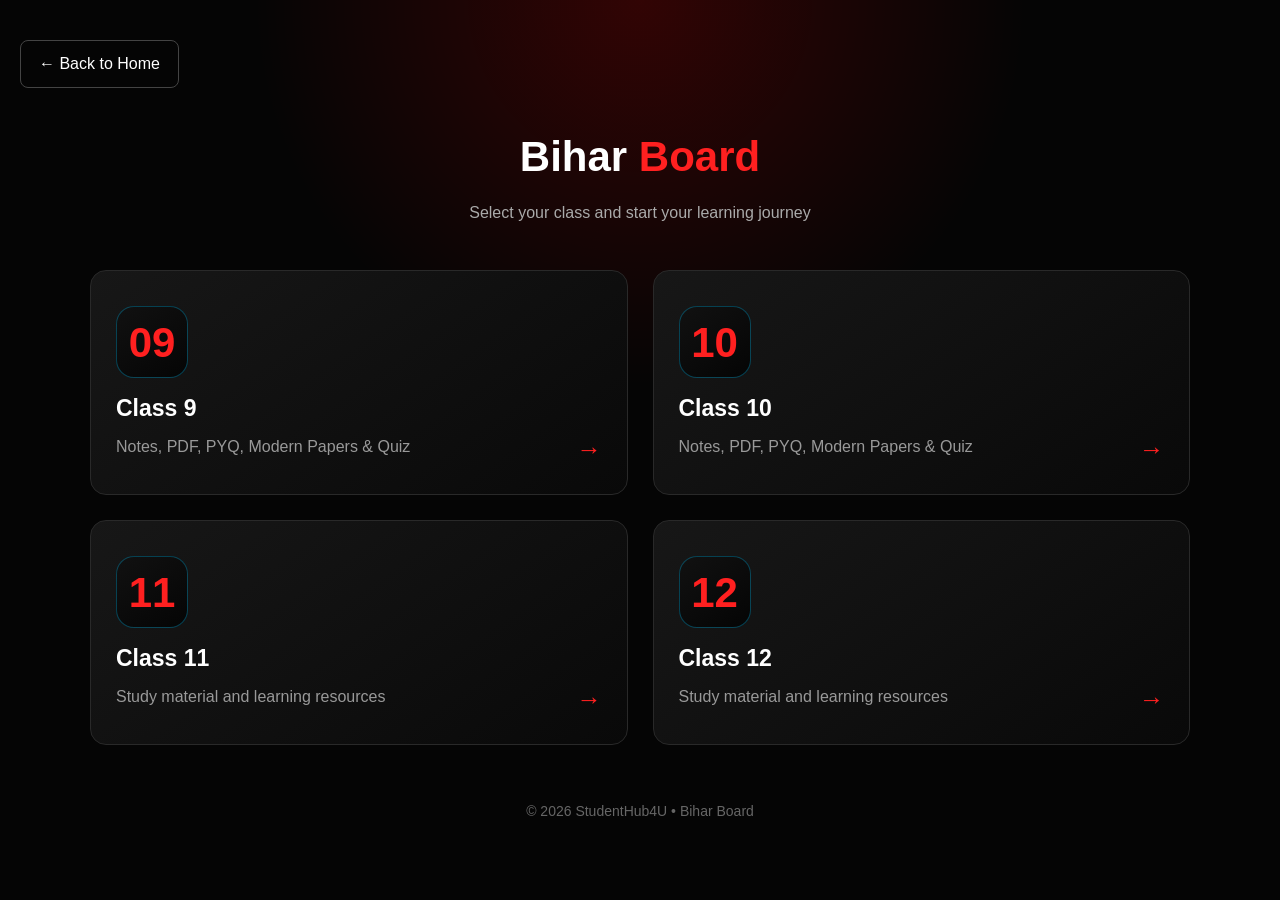
<file: board.html>
<!DOCTYPE html>
<html lang="en">
<head>
    <meta charset="UTF-8">
    <meta name="viewport" content="width=device-width, initial-scale=1.0">

    <title>Bihar Board - StudentHub4U</title>

    <link rel="stylesheet" href="style.css">

    <style>
        body {
            margin: 0;
            font-family: Arial, sans-serif;
            background: #050505;
            color: white;
        }

        .board-page {
            min-height: 100vh;
            padding: 40px 20px;
            background:
                radial-gradient(circle at top, rgba(255, 0, 0, 0.18), transparent 35%),
                #050505;
        }

        .back-btn {
            display: inline-block;
            color: white;
            text-decoration: none;
            border: 1px solid #444;
            padding: 10px 18px;
            border-radius: 8px;
            margin-bottom: 35px;
            transition: 0.3s;
        }

        .back-btn:hover {
            border-color: #ff2020;
            color: #ff3030;
        }

        .board-header {
            text-align: center;
            margin-bottom: 45px;
        }

        .board-header h1 {
            font-size: 42px;
            margin: 0 0 10px;
            color: white;
        }

        .board-header h1 span {
            color: #ff2020;
        }

        .board-header p {
            color: #aaa;
            font-size: 16px;
        }

        .class-container {
            max-width: 1100px;
            margin: auto;
            display: grid;
            grid-template-columns: repeat(2, 1fr);
            gap: 25px;
        }

        .class-card {
            position: relative;
            padding: 35px 25px;
            min-height: 170px;

            background: linear-gradient(
                145deg,
                #171717,
                #090909
            );

            border: 1px solid #292929;
            border-radius: 16px;

            text-decoration: none;
            color: white;

            overflow: hidden;
            transition: 0.35s ease;
        }

        .class-card::before {
            content: "";
            position: absolute;
            top: 0;
            left: -100%;
            width: 100%;
            height: 2px;
            background: #ff2020;
            transition: 0.5s;
        }

        .class-card:hover::before {
            left: 0;
        }

        .class-card:hover {
            transform: translateY(-7px);
            border-color: #ff2020;
            box-shadow:
                0 0 20px rgba(255, 0, 0, 0.18),
                inset 0 0 20px rgba(255, 0, 0, 0.03);
        }

        .class-number {
            font-size: 42px;
            font-weight: bold;
            color: #ff2020;
            margin-bottom: 12px;
        }

        .class-card h2 {
            margin: 0 0 8px;
            font-size: 23px;
        }

        .class-card p {
            margin: 0;
            color: #999;
            line-height: 1.5;
        }

        .arrow {
            position: absolute;
            right: 25px;
            bottom: 25px;
            font-size: 25px;
            color: #ff2020;
        }

        .footer-note {
            text-align: center;
            margin-top: 55px;
            color: #666;
            font-size: 14px;
        }

        @media (max-width: 700px) {

            .board-page {
                padding: 25px 15px;
            }

            .board-header h1 {
                font-size: 32px;
            }

            .class-container {
                grid-template-columns: 1fr;
            }

            .class-card {
                min-height: 145px;
            }
        }
    </style>
</head>

<body>

    <main class="board-page">

        <a href="index.html" class="back-btn">
            ← Back to Home
        </a>

        <section class="board-header">

            <h1>
                Bihar <span>Board</span>
            </h1>

            <p>
                Select your class and start your learning journey
            </p>

        </section>


        <section class="class-container">

            <!-- CLASS 9 -->

            <a href="class9.html" class="class-card">

                <div class="class-number">
                    09
                </div>

                <h2>
                    Class 9
                </h2>

                <p>
                    Notes, PDF, PYQ, Modern Papers & Quiz
                </p>

                <div class="arrow">
                    →
                </div>

            </a>


            <!-- CLASS 10 -->

            <a href="class10.html" class="class-card">

                <div class="class-number">
                    10
                </div>

                <h2>
                    Class 10
                </h2>

                <p>
                    Notes, PDF, PYQ, Modern Papers & Quiz
                </p>

                <div class="arrow">
                    →
                </div>

            </a>


            <!-- CLASS 11 -->

            <a href="class11.html" class="class-card">

                <div class="class-number">
                    11
                </div>

                <h2>
                    Class 11
                </h2>

                <p>
                    Study material and learning resources
                </p>

                <div class="arrow">
                    →
                </div>

            </a>


            <!-- CLASS 12 -->

            <a href="class12.html" class="class-card">

                <div class="class-number">
                    12
                </div>

                <h2>
                    Class 12
                </h2>

                <p>
                    Study material and learning resources
                </p>

                <div class="arrow">
                    →
                </div>

            </a>

        </section>


        <div class="footer-note">
            © 2026 StudentHub4U • Bihar Board
        </div>

    </main>

</body>
</html>
</file>
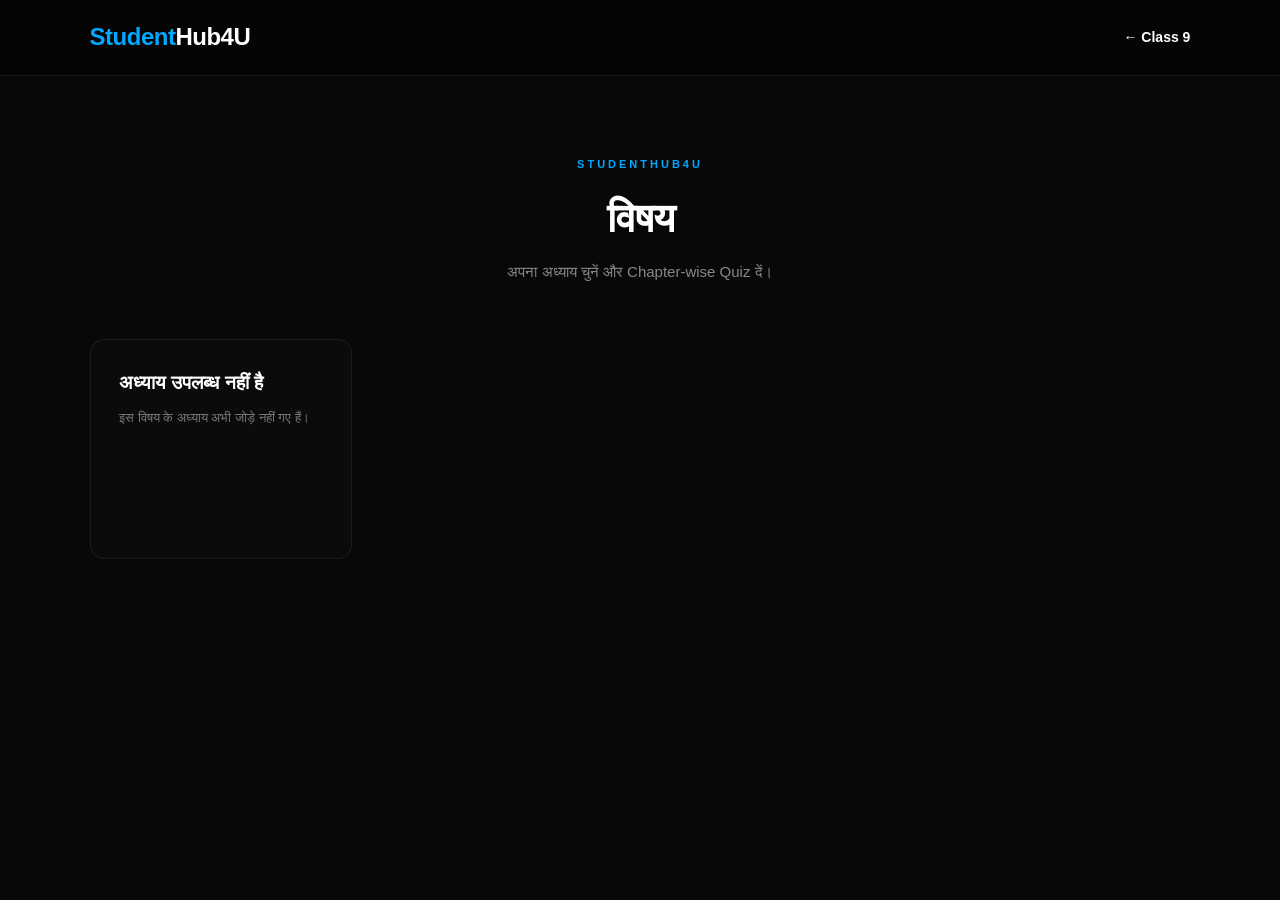
<file: chapters.html>
<!DOCTYPE html>
<html lang="hi">

<head>
    <meta charset="UTF-8">

    <meta
        name="viewport"
        content="width=device-width, initial-scale=1.0"
    >

    <title>Chapters - StudentHub4U</title>

    <link
        rel="stylesheet"
        href="style.css"
    >
</head>


<body>

    <!-- HEADER -->

    <header class="header">

        <div class="logo">
            <span>Student</span>Hub4U
        </div>

        <a
            href="class9.html"
            class="back-link"
        >
            ← Class 9
        </a>

    </header>



    <!-- CHAPTER SECTION -->

    <main>

        <section class="boards-section board-page">

            <div class="section-heading">

                <span id="boardName">
                    STUDENTHUB4U
                </span>

                <h2 id="subjectName">
                    विषय
                </h2>

                <p>
                    अपना अध्याय चुनें और Chapter-wise Quiz दें।
                </p>

            </div>


            <div
                class="features-grid"
                id="chapterContainer"
            >

            </div>

        </section>

    </main>



    <script>

        // =========================
        // BOARD
        // =========================

        const board =
            localStorage.getItem("selectedBoard");

        if (board) {

            document.getElementById(
                "boardName"
            ).textContent = board.toUpperCase();

        }



        // =========================
        // SUBJECT
        // =========================

        const urlParams =
            new URLSearchParams(
                window.location.search
            );

        const urlSubject =
            urlParams.get("subject");

        const savedSubject =
            localStorage.getItem("selectedSubject");

        const subject =
            urlSubject || savedSubject || "";



        if (subject) {

            document.getElementById(
                "subjectName"
            ).textContent = subject;

        }



        // =========================
        // CLASS 9 CHAPTERS
        // =========================

        const chapters = {


            // =========================
            // MATHEMATICS
            // =========================

            "Mathematics": [

                "संख्या पद्धति",

                "बहुपद",

                "निर्देशांक ज्यामिति",

                "दो चरों वाले रैखिक समीकरण",

                "यूक्लिड की ज्यामिति का परिचय",

                "रेखाएँ और कोण",

                "त्रिभुज",

                "चतुर्भुज",

                "वृत्त",

                "हीरोन का सूत्र",

                "पृष्ठीय क्षेत्रफल और आयतन",

                "सांख्यिकी"

            ],



            // =========================
            // SCIENCE
            // =========================

            "Science": [

                "हमारे आस-पास के पदार्थ",

                "क्या हमारे आस-पास के पदार्थ शुद्ध हैं?",

                "परमाणु एवं अणु",

                "परमाणु की संरचना",

                "जीवन की मौलिक इकाई — कोशिका",

                "ऊतक",

                "गति",

                "बल तथा गति के नियम",

                "गुरुत्वाकर्षण",

                "कार्य तथा ऊर्जा",

                "ध्वनि",

                "खाद्य संसाधनों में सुधार"

            ],



            // =========================
            // SOCIAL SCIENCE
            // =========================

            "Social Science": [

                "भारत — आकार और स्थिति",

                "भारत के भौतिक स्वरूप",

                "अपवाह",

                "जलवायु",

                "प्राकृतिक वनस्पति तथा वन्य प्राणी",

                "जनसंख्या",

                "लोकतंत्र क्या है?",

                "संवैधानिक डिजाइन",

                "चुनावी राजनीति",

                "संस्थाओं का कामकाज",

                "लोकतांत्रिक अधिकार",

                "फ्रांसीसी क्रांति",

                "यूरोप में समाजवाद और रूसी क्रांति",

                "नात्सीवाद और हिटलर का उदय"

            ],



            // =========================
            // HINDI
            // =========================

            "Hindi": [

                "दो बैलों की कथा",

                "ल्हासा की ओर",

                "उपभोक्तावाद की संस्कृति",

                "साँवले सपनों की याद",

                "नाना साहब की पुत्री देवी मैना को भस्म कर दिया गया",

                "प्रेमचंद के फटे जूते",

                "मेरे बचपन के दिन",

                "एक कुत्ता और एक मैना",

                "साखियाँ एवं सबद",

                "वाख",

                "सवैये",

                "कैदी और कोकिला",

                "ग्राम श्री",

                "चंद्र गहना से लौटती बेर",

                "मेघ आए",

                "यमराज की दिशा",

                "बच्चे काम पर जा रहे हैं"

            ],



            // =========================
            // ENGLISH
            // =========================

            "English": [

                "The Fun They Had",

                "The Sound of Music",

                "The Little Girl",

                "A Truly Beautiful Mind",

                "The Snake and the Mirror",

                "My Childhood",

                "Reach for the Top",

                "Kathmandu",

                "If I Were You",

                "The Lost Child",

                "The Adventures of Toto",

                "Iswaran the Storyteller",

                "In the Kingdom of Fools",

                "The Happy Prince",

                "Weathering the Storm in Ersama",

                "The Last Leaf",

                "A House Is Not a Home",

                "The Beggar"

            ],



            // =========================
            // COMPUTER
            // =========================

            "Computer": [

                "कंप्यूटर का परिचय",

                "कंप्यूटर की मूल बातें",

                "कंप्यूटर के प्रमुख भाग",

                "इनपुट और आउटपुट उपकरण",

                "मेमोरी और स्टोरेज",

                "ऑपरेटिंग सिस्टम",

                "फाइल और फोल्डर प्रबंधन",

                "इंटरनेट का परिचय",

                "वेब ब्राउज़र और सर्च इंजन",

                "ई-मेल",

                "साइबर सुरक्षा",

                "डिजिटल सुरक्षा और गोपनीयता"

            ]

        };



        // =========================
        // SHOW CHAPTERS
        // =========================

        const chapterContainer =
            document.getElementById(
                "chapterContainer"
            );


        const selectedChapters =
            chapters[subject] || [];


        selectedChapters.forEach(
            function(chapter, index) {

                const card =
                    document.createElement("a");


                card.className =
                    "feature-card subject-card";


                card.href =
                    "quiz.html?subject=" +
                    encodeURIComponent(subject) +
                    "&chapter=" +
                    encodeURIComponent(chapter);


                card.innerHTML = `

                    <div class="feature-number">

                        ${String(index + 1).padStart(2, "0")}

                    </div>

                    <h3>

                        ${chapter}

                    </h3>

                    <p>

                        Chapter Study & Quiz

                    </p>

                `;


                chapterContainer.appendChild(card);

            }
        );


        // =========================
        // NO CHAPTER
        // =========================

        if (selectedChapters.length === 0) {

            chapterContainer.innerHTML = `

                <div class="feature-card">

                    <h3>
                        अध्याय उपलब्ध नहीं है
                    </h3>

                    <p>
                        इस विषय के अध्याय अभी जोड़े नहीं गए हैं।
                    </p>

                </div>

            `;

        }

    </script>

</body>

</html>
</file>
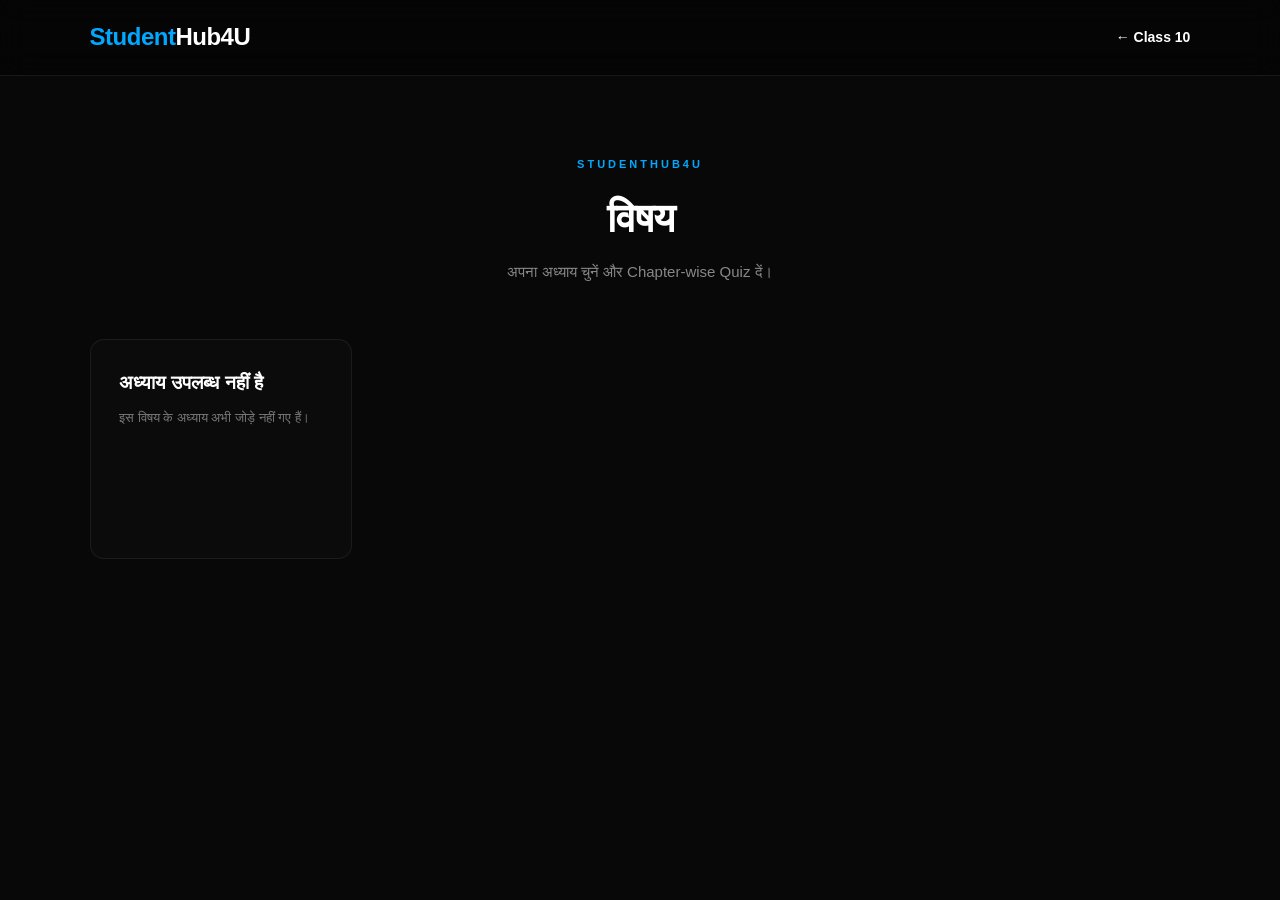
<file: chapters10.html>
<!DOCTYPE html>
<html lang="hi">

<head>

    <meta charset="UTF-8">

    <meta
        name="viewport"
        content="width=device-width, initial-scale=1.0"
    >

    <title>Class 10 Chapters - StudentHub4U</title>

    <link
        rel="stylesheet"
        href="style.css"
    >

</head>


<body>


    <!-- HEADER -->

    <header class="header">

        <div class="logo">
            <span>Student</span>Hub4U
        </div>


        <a
            href="class10.html"
            class="back-link"
        >
            ← Class 10
        </a>

    </header>



    <!-- MAIN -->

    <main>

        <section class="boards-section board-page">


            <!-- HEADING -->

            <div class="section-heading">

                <span id="boardName">
                    STUDENTHUB4U
                </span>


                <h2 id="subjectName">
                    विषय
                </h2>


                <p>
                    अपना अध्याय चुनें और Chapter-wise Quiz दें।
                </p>

            </div>



            <!-- CHAPTERS -->

            <div
                class="features-grid"
                id="chapterContainer"
            >

            </div>


        </section>

    </main>



    <script>


        // =========================
        // BOARD
        // =========================

        const board =
            localStorage.getItem("selectedBoard");


        if (board) {

            document.getElementById(
                "boardName"
            ).textContent =
                board.toUpperCase();

        }



        // =========================
        // SUBJECT
        // =========================

        const urlParams =
            new URLSearchParams(
                window.location.search
            );


        const subject =
            urlParams.get("subject") || "";



        if (subject) {

            document.getElementById(
                "subjectName"
            ).textContent =
                subject;

        }



        // =========================
        // CLASS 10 CHAPTERS
        // =========================

        const chapters = {


            // =========================
            // MATHEMATICS
            // =========================

            "Mathematics": [

                "वास्तविक संख्याएँ",

                "बहुपद",

                "दो चर वाले रैखिक समीकरण युग्म",

                "द्विघात समीकरण",

                "समांतर श्रेढ़ियाँ",

                "त्रिभुज",

                "निर्देशांक ज्यामिति",

                "त्रिकोणमिति का परिचय",

                "त्रिकोणमिति के कुछ अनुप्रयोग",

                "वृत्त",

                "वृत्तों से संबंधित क्षेत्रफल",

                "पृष्ठीय क्षेत्रफल और आयतन",

                "सांख्यिकी",

                "प्रायिकता"

            ],



            // =========================
            // SCIENCE
            // =========================

            "Science": [

                "रासायनिक अभिक्रियाएँ एवं समीकरण",

                "अम्ल, क्षारक एवं लवण",

                "धातु एवं अधातु",

                "कार्बन एवं उसके यौगिक",

                "तत्वों का आवर्त वर्गीकरण",

                "जैव प्रक्रम",

                "नियंत्रण एवं समन्वय",

                "जीव जनन कैसे करते हैं?",

                "आनुवंशिकता",

                "प्रकाश — परावर्तन तथा अपवर्तन",

                "मानव नेत्र तथा रंगबिरंगा संसार",

                "विद्युत",

                "विद्युत का चुंबकीय प्रभाव",

                "हमारा पर्यावरण"

            ],



            // =========================
            // SOCIAL SCIENCE
            // =========================

            "Social Science": [

                "यूरोप में राष्ट्रवाद का उदय",

                "भारत में राष्ट्रवाद",

                "भूमंडलीकृत विश्व का बनना",

                "औद्योगीकरण का युग",

                "मुद्रण संस्कृति और आधुनिक दुनिया",

                "संसाधन एवं विकास",

                "वन एवं वन्य जीव संसाधन",

                "जल संसाधन",

                "कृषि",

                "खनिज तथा ऊर्जा संसाधन",

                "विनिर्माण उद्योग",

                "खनिज तेल और प्राकृतिक गैस",

                "विकास",

                "भारतीय अर्थव्यवस्था के क्षेत्रक",

                "मुद्रा और साख",

                "वैश्वीकरण और भारतीय अर्थव्यवस्था",

                "उपभोक्ता अधिकार",

                "सत्ता की साझेदारी",

                "संघवाद",

                "जाति, धर्म और लैंगिक मसले",

                "राजनीतिक दल",

                "लोकतंत्र के परिणाम",

                "लोकतंत्र की चुनौतियाँ"
            ],



            // =========================
            // HINDI
            // =========================

            "Hindi": [

                "सूरदास",

                "राम-लक्ष्मण-परशुराम संवाद",

                "आत्मकथ्य",

                "उत्साह और अट नहीं रही है",

                "यह दंतुरित मुस्कान और फसल",

                "संगतकार",

                "नेताजी का चश्मा",

                "बालगोबिन भगत",

                "लखनवी अंदाज़",

                "मानवीय करुणा की दिव्य चमक",

                "एक कहानी यह भी",

                "स्त्री शिक्षा के विरोधी कुतर्कों का खंडन",

                "नौबतखाने में इबादत",

                "संस्कृति"
            ],



            // =========================
            // ENGLISH
            // =========================

            "English": [

                "A Letter to God",

                "Nelson Mandela: Long Walk to Freedom",

                "Two Stories about Flying",

                "From the Diary of Anne Frank",

                "Glimpses of India",

                "Mijbil the Otter",

                "Madam Rides the Bus",

                "The Sermon at Benares",

                "The Proposal",

                "Dust of Snow",

                "Fire and Ice",

                "A Tiger in the Zoo",

                "How to Tell Wild Animals",

                "The Ball Poem",

                "Amanda!",

                "Animals",

                "The Trees",

                "Fog",

                "The Tale of Custard the Dragon",

                "For Anne Gregory"
            ],



            // =========================
            // COMPUTER
            // =========================

            "Computer": [

                "कंप्यूटर का परिचय",

                "कंप्यूटर की मूल बातें",

                "कंप्यूटर नेटवर्क",

                "इंटरनेट",

                "वेब ब्राउज़र",

                "ई-मेल",

                "डिजिटल संचार",

                "साइबर सुरक्षा",

                "डिजिटल सुरक्षा और गोपनीयता",

                "HTML का परिचय",

                "वेब पेज निर्माण",

                "डेटा और सूचना"
            ]

        };



        // =========================
        // SHOW CHAPTERS
        // =========================

        const chapterContainer =
            document.getElementById(
                "chapterContainer"
            );


        const selectedChapters =
            chapters[subject] || [];



        selectedChapters.forEach(
            function(chapter, index) {


                const card =
                    document.createElement("a");


                card.className =
                    "feature-card subject-card";


                card.href =
                    "quiz10.html?subject=" +
                    encodeURIComponent(subject) +
                    "&chapter=" +
                    encodeURIComponent(chapter);



                card.innerHTML = `

                    <div class="feature-number">

                        ${String(index + 1).padStart(2, "0")}

                    </div>


                    <h3>

                        ${chapter}

                    </h3>


                    <p>

                        Chapter Study & Quiz

                    </p>

                `;


                chapterContainer.appendChild(card);

            }
        );



        // =========================
        // NO CHAPTER
        // =========================

        if (
            selectedChapters.length === 0
        ) {

            chapterContainer.innerHTML = `

                <div class="feature-card">

                    <h3>
                        अध्याय उपलब्ध नहीं है
                    </h3>

                    <p>
                        इस विषय के अध्याय अभी जोड़े नहीं गए हैं।
                    </p>

                </div>

            `;

        }

    </script>


</body>

</html>
</file>
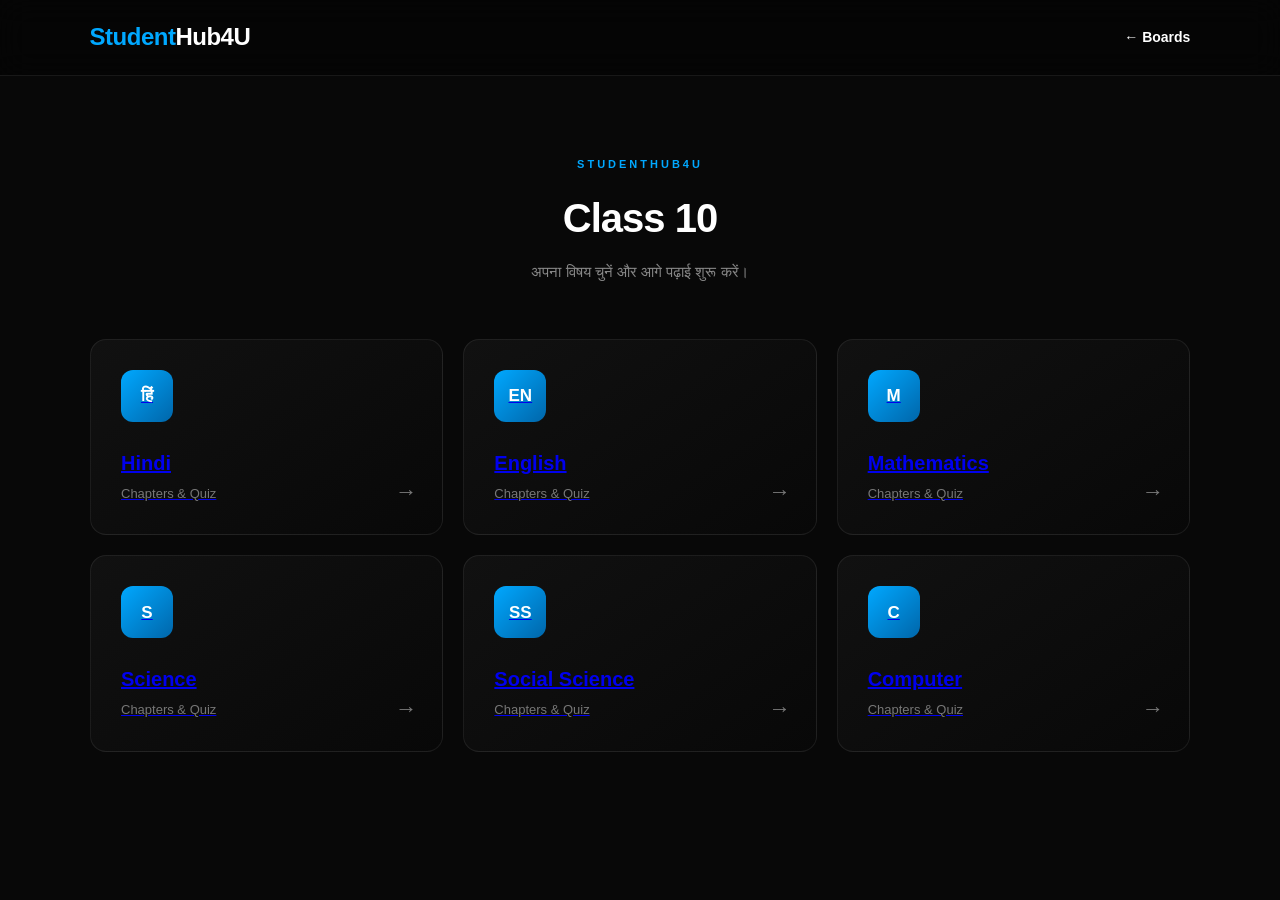
<file: class10.html>
<!DOCTYPE html>
<html lang="hi">

<head>

    <meta charset="UTF-8">

    <meta
        name="viewport"
        content="width=device-width, initial-scale=1.0"
    >

    <title>Class 10 - StudentHub4U</title>

    <link
        rel="stylesheet"
        href="style.css"
    >

</head>


<body>


    <!-- HEADER -->

    <header class="header">

        <div class="logo">

            <span>Student</span>Hub4U

        </div>


        <a
            href="board.html"
            class="back-link"
        >
            ← Boards
        </a>

    </header>



    <!-- MAIN -->

    <main>

        <section class="boards-section class-page">


            <!-- HEADING -->

            <div class="section-heading">

                <span id="selectedBoard">
                    STUDENTHUB4U
                </span>


                <h2>
                    Class 10
                </h2>


                <p>
                    अपना विषय चुनें और आगे पढ़ाई शुरू करें।
                </p>

            </div>



            <!-- SUBJECTS -->

            <div class="subject-grid">


                <!-- HINDI -->

                <a
                    href="chapters10.html?subject=Hindi"
                    class="subject-card"
                >

                    <div class="subject-icon">
                        हिं
                    </div>


                    <h3>
                        Hindi
                    </h3>


                    <p>
                        Chapters & Quiz
                    </p>


                    <span>
                        →
                    </span>

                </a>



                <!-- ENGLISH -->

                <a
                    href="chapters10.html?subject=English"
                    class="subject-card"
                >

                    <div class="subject-icon">
                        EN
                    </div>


                    <h3>
                        English
                    </h3>


                    <p>
                        Chapters & Quiz
                    </p>


                    <span>
                        →
                    </span>

                </a>



                <!-- MATHEMATICS -->

                <a
                    href="chapters10.html?subject=Mathematics"
                    class="subject-card"
                >

                    <div class="subject-icon">
                        M
                    </div>


                    <h3>
                        Mathematics
                    </h3>


                    <p>
                        Chapters & Quiz
                    </p>


                    <span>
                        →
                    </span>

                </a>



                <!-- SCIENCE -->

                <a
                    href="chapters10.html?subject=Science"
                    class="subject-card"
                >

                    <div class="subject-icon">
                        S
                    </div>


                    <h3>
                        Science
                    </h3>


                    <p>
                        Chapters & Quiz
                    </p>


                    <span>
                        →
                    </span>

                </a>



                <!-- SOCIAL SCIENCE -->

                <a
                    href="chapters10.html?subject=Social%20Science"
                    class="subject-card"
                >

                    <div class="subject-icon">
                        SS
                    </div>


                    <h3>
                        Social Science
                    </h3>


                    <p>
                        Chapters & Quiz
                    </p>


                    <span>
                        →
                    </span>

                </a>



                <!-- COMPUTER -->

                <a
                    href="chapters10.html?subject=Computer"
                    class="subject-card"
                >

                    <div class="subject-icon">
                        C
                    </div>


                    <h3>
                        Computer
                    </h3>


                    <p>
                        Chapters & Quiz
                    </p>


                    <span>
                        →
                    </span>

                </a>


            </div>

        </section>

    </main>



    <!-- BOARD NAME -->

    <script>

        const board =
            localStorage.getItem("selectedBoard");


        if (board) {

            document.getElementById(
                "selectedBoard"
            ).textContent = board.toUpperCase();

        }

    </script>


</body>

</html>
</file>
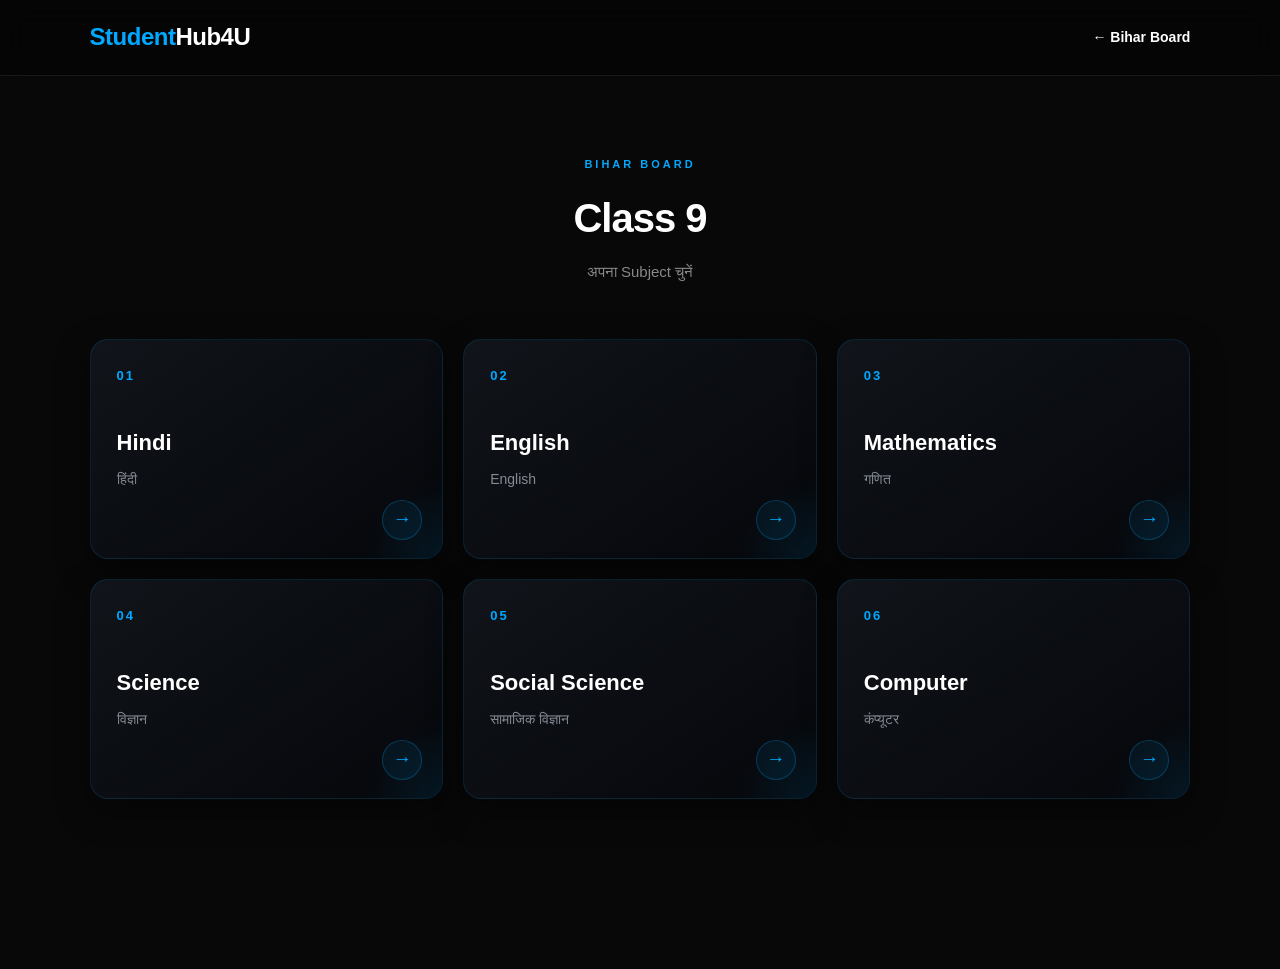
<file: class9.html>
<!DOCTYPE html>
<html lang="hi">

<head>

    <meta charset="UTF-8">

    <meta name="viewport"
          content="width=device-width, initial-scale=1.0">

    <title>Class 9 - StudentHub4U</title>

    <link rel="stylesheet" href="style.css">


    <style>

        /* =========================================
           PREMIUM SUBJECT GRID
        ========================================= */

        .subject-grid {

            width: 100%;

            max-width: 1150px;

            margin: 45px auto 70px;

            display: grid;

            grid-template-columns:
                repeat(3, 1fr);

            gap: 20px;

        }


        /* =========================================
           SUBJECT CARD
        ========================================= */

        .subject-card {

            position: relative;

            min-height: 220px;

            padding: 26px;

            display: flex;

            flex-direction: column;

            justify-content: space-between;

            text-decoration: none !important;

            color: #ffffff !important;

            background:
                linear-gradient(
                    145deg,
                    rgba(17, 20, 26, 0.98),
                    rgba(5, 7, 11, 0.98)
                );

            border:
                1px solid
                rgba(0, 168, 255, 0.14);

            border-radius: 18px;

            overflow: hidden;

            box-shadow:
                0 12px 35px
                rgba(0, 0, 0, 0.45);

            transition:
                transform 0.4s ease,
                border-color 0.4s ease,
                box-shadow 0.4s ease,
                background 0.4s ease;

        }


        /* =========================================
           MOVING BLUE LIGHT
        ========================================= */

        .subject-card::before {

            content: "";

            position: absolute;

            top: 0;

            left: -120%;

            width: 100%;

            height: 2px;

            background:
                linear-gradient(
                    90deg,
                    transparent,
                    #008cff,
                    #00d9ff,
                    #008cff,
                    transparent
                );

            box-shadow:
                0 0 10px #008cff,
                0 0 22px rgba(0, 168, 255, 0.8);

            transition:
                left 0.8s ease;

        }


        .subject-card:hover::before {

            left: 120%;

        }


        /* =========================================
           BLUE AMBIENT GLOW
        ========================================= */

        .subject-card::after {

            content: "";

            position: absolute;

            width: 180px;

            height: 180px;

            right: -100px;

            bottom: -100px;

            border-radius: 50%;

            background:
                radial-gradient(
                    circle,
                    rgba(0, 168, 255, 0.28),
                    transparent 70%
                );

            opacity: 0.45;

            transition:
                transform 0.5s ease,
                opacity 0.5s ease;

            pointer-events: none;

        }


        /* =========================================
           HOVER
        ========================================= */

        .subject-card:hover {

            transform:
                translateY(-9px)
                scale(1.015);

            border-color:
                rgba(0, 174, 255, 0.75);

            background:
                linear-gradient(
                    145deg,
                    rgba(7, 25, 38, 0.98),
                    rgba(5, 8, 13, 0.98)
                );

            box-shadow:

                0 18px 45px
                rgba(0, 0, 0, 0.65),

                0 0 22px
                rgba(0, 168, 255, 0.18),

                inset 0 0 25px
                rgba(0, 168, 255, 0.035);

        }


        .subject-card:hover::after {

            transform:
                scale(1.7);

            opacity: 0.8;

        }


        /* =========================================
           NUMBER
        ========================================= */

        .subject-number {

            font-size: 13px;

            font-weight: 800;

            letter-spacing: 2px;

            color: #00a8ff;

            transition:
                transform 0.35s ease,
                text-shadow 0.35s ease;

        }


        .subject-card:hover
        .subject-number {

            transform:
                translateX(4px);

            text-shadow:

                0 0 8px #008cff,

                0 0 18px
                rgba(0, 168, 255, 0.8);

        }


        /* =========================================
           SUBJECT NAME
        ========================================= */

        .subject-info {

            position: relative;

            z-index: 2;

            flex: 1;

            display: flex;

            flex-direction: column;

            justify-content: center;

            padding: 12px 0;

        }


        .subject-info h3 {

            margin:
                0 0 9px;

            color: #ffffff !important;

            font-size: 22px;

            line-height: 1.4;

            font-weight: 700;

            text-decoration: none !important;

            transition:
                transform 0.3s ease,
                text-shadow 0.3s ease;

        }


        .subject-card:hover
        .subject-info h3 {

            transform:
                translateX(4px);

            text-shadow:
                0 0 12px
                rgba(255, 255, 255, 0.2);

        }


        /* =========================================
           HINDI NAME
        ========================================= */

        .subject-info p {

            margin: 0;

            color: #858b94 !important;

            font-size: 14px;

            text-decoration: none !important;

            transition:
                color 0.3s ease;

        }


        .subject-card:hover
        .subject-info p {

            color: #b9c3ce !important;

        }


        /* =========================================
           ARROW
        ========================================= */

        .subject-arrow {

            position: absolute;

            right: 20px;

            bottom: 18px;

            width: 40px;

            height: 40px;

            display: flex;

            align-items: center;

            justify-content: center;

            border-radius: 50%;

            color: #00a8ff;

            background:
                rgba(0, 168, 255, 0.07);

            border:
                1px solid
                rgba(0, 168, 255, 0.25);

            font-size: 19px;

            transition:
                all 0.35s ease;

        }


        .subject-card:hover
        .subject-arrow {

            color: #ffffff;

            background:
                #008cff;

            border-color:
                #008cff;

            box-shadow:

                0 0 12px
                rgba(0, 140, 255, 0.8),

                0 0 28px
                rgba(0, 140, 255, 0.45);

            transform:
                translateX(5px);

        }


        /* =========================================
           CLICK ANIMATION
        ========================================= */

        .subject-card.clicked {

            transform:
                scale(0.94);

            border-color:
                #00a8ff;

            box-shadow:

                0 0 15px #008cff,

                0 0 40px
                rgba(0, 168, 255, 0.75),

                0 0 80px
                rgba(0, 168, 255, 0.3);

        }


        .subject-card.clicked::before {

            left: 120%;

        }


        .subject-card.clicked
        .subject-arrow {

            color: #ffffff;

            background:
                #008cff;

            border-color:
                #008cff;

            box-shadow:
                0 0 25px
                rgba(0, 168, 255, 0.9);

            transform:
                scale(1.15);

        }


        /* =========================================
           MOBILE
        ========================================= */

        @media (max-width: 900px) {

            .subject-grid {

                grid-template-columns:
                    repeat(2, 1fr);

                padding:
                    0 20px;

            }

        }


        @media (max-width: 600px) {

            .subject-grid {

                grid-template-columns:
                    1fr;

                gap: 15px;

                margin-top: 30px;

                padding:
                    0 15px;

            }


            .subject-card {

                min-height: 190px;

                padding: 22px;

            }


            .subject-info h3 {

                font-size: 20px;

            }

        }

    </style>

</head>


<body>


    <!-- HEADER -->

    <header class="header">

        <div class="logo">
            <span>Student</span>Hub4U
        </div>


        <a
            href="board.html"
            class="back-link"
        >
            ← Bihar Board
        </a>

    </header>



    <!-- MAIN -->

    <main>

        <section
            class="boards-section class-page"
        >


            <div class="section-heading">

                <span id="selectedBoard">
                    BIHAR BOARD
                </span>


                <h2>
                    Class 9
                </h2>


                <p>
                    अपना Subject चुनें
                </p>

            </div>



            <!-- SUBJECTS -->

            <div
                class="subject-grid"
                id="subjectGrid"
            ></div>


        </section>

    </main>



    <script>


        /* =========================================
           BOARD
        ========================================== */

        const board =
            localStorage.getItem(
                "selectedBoard"
            );


        if (board) {

            document.getElementById(
                "selectedBoard"
            ).textContent =
                board.toUpperCase();

        }



        /* =========================================
           SUBJECT DATA
        ========================================== */

        const subjects = [

            {
                name: "Hindi",
                hindi: "हिंदी"
            },

            {
                name: "English",
                hindi: "English"
            },

            {
                name: "Mathematics",
                hindi: "गणित"
            },

            {
                name: "Science",
                hindi: "विज्ञान"
            },

            {
                name: "Social Science",
                hindi: "सामाजिक विज्ञान"
            },

            {
                name: "Computer",
                hindi: "कंप्यूटर"
            }

        ];



        /* =========================================
           CREATE CARDS
        ========================================== */

        const grid =
            document.getElementById(
                "subjectGrid"
            );


        subjects.forEach(
            function(
                subject,
                index
            ) {


                const card =
                    document.createElement(
                        "a"
                    );


                card.className =
                    "subject-card";


                card.href =
                    "subject.html?subject=" +
                    encodeURIComponent(
                        subject.name
                    );


                card.innerHTML = `

                    <div class="subject-number">

                        ${String(
                            index + 1
                        ).padStart(
                            2,
                            "0"
                        )}

                    </div>


                    <div class="subject-info">

                        <h3>
                            ${subject.name}
                        </h3>

                        <p>
                            ${subject.hindi}
                        </p>

                    </div>


                    <div class="subject-arrow">
                        →
                    </div>

                `;


                /* CLICK ANIMATION */

                card.addEventListener(
                    "click",
                    function() {

                        localStorage.setItem(
                            "selectedClass",
                            "Class 9"
                        );


                        localStorage.setItem(
                            "selectedSubject",
                            subject.name
                        );


                        card.classList.add(
                            "clicked"
                        );

                    }
                );


                grid.appendChild(
                    card
                );

            }
        );


    </script>


</body>

</html>
</file>
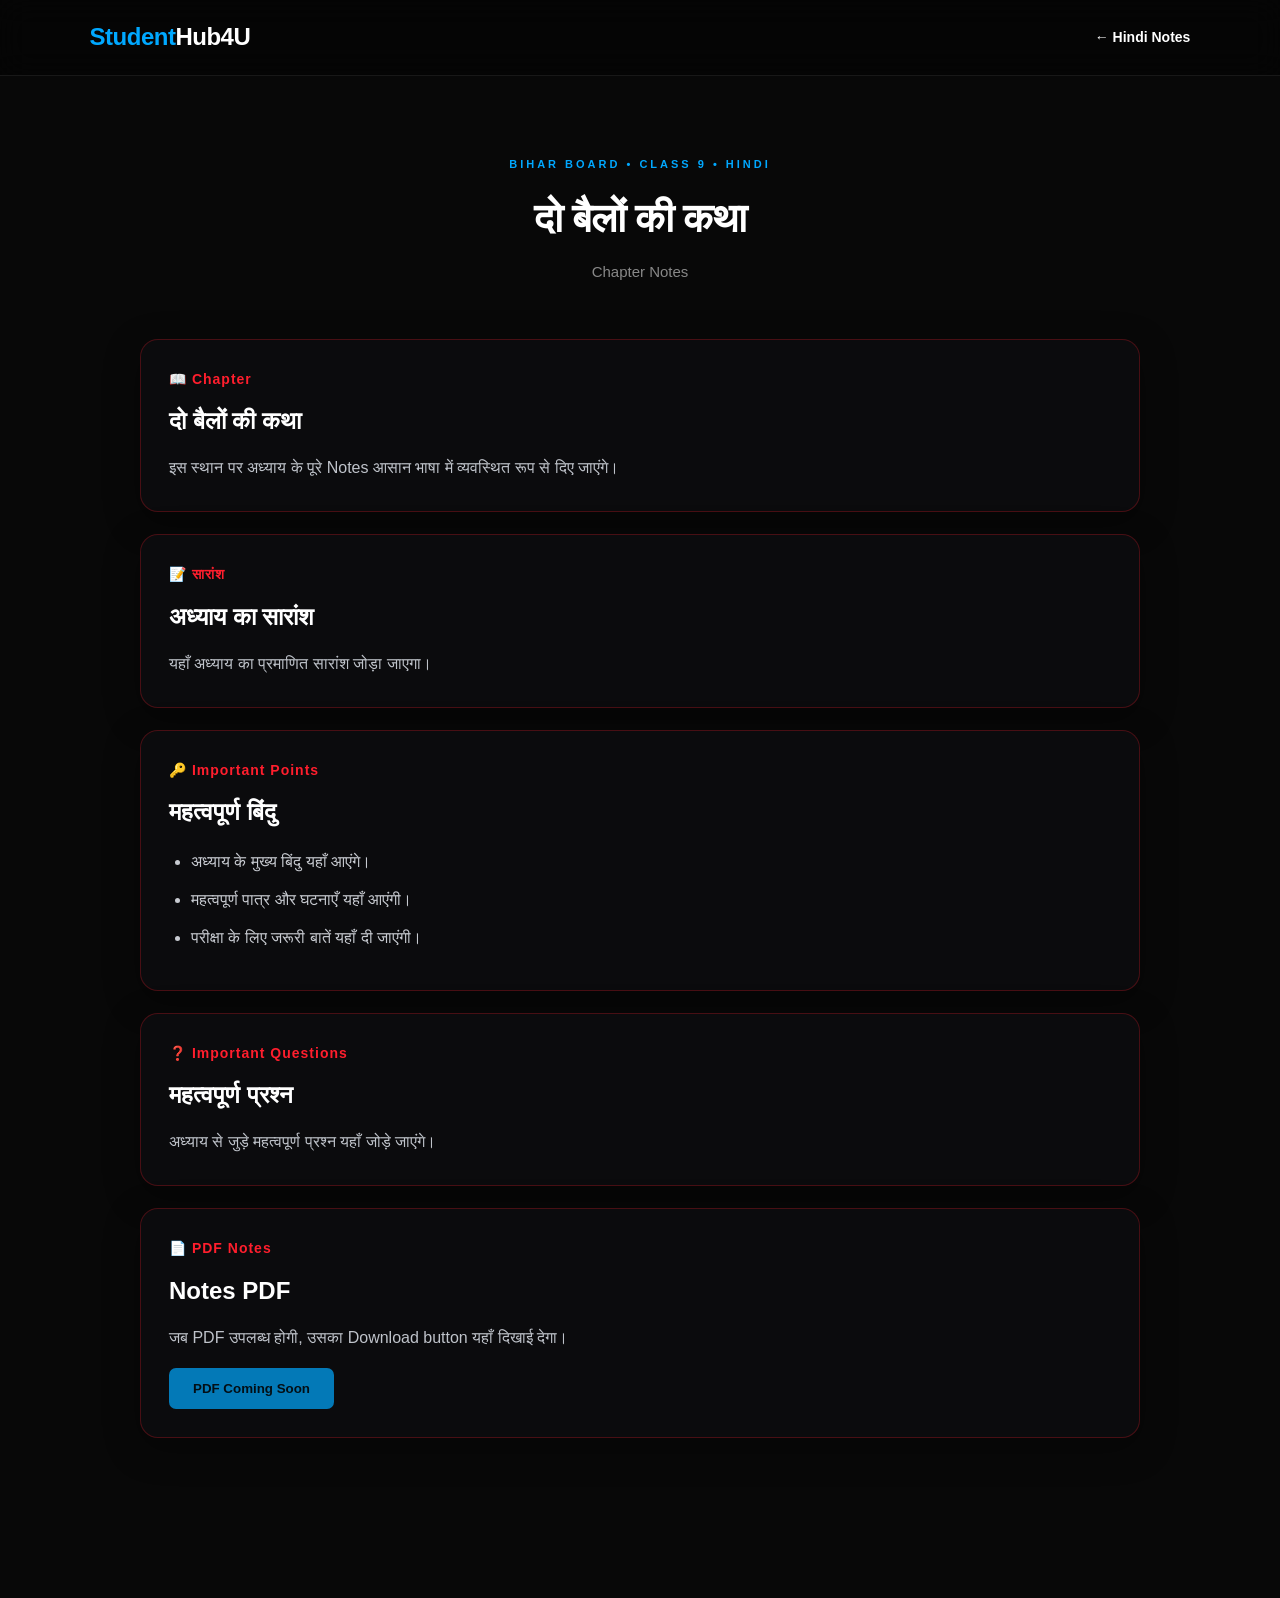
<file: do-baillon-ki-katha.html>
<!DOCTYPE html>
<html lang="hi">

<head>

    <meta charset="UTF-8">

    <meta
        name="viewport"
        content="width=device-width, initial-scale=1.0"
    >

    <title>दो बैलों की कथा - Notes | StudentHub4U</title>

    <link
        rel="stylesheet"
        href="style.css"
    >

</head>


<body>

    <!-- HEADER -->

    <header class="header">

        <div class="logo">
            <span>Student</span>Hub4U
        </div>

        <a
            href="notes-chapters.html?subject=Hindi"
            class="back-link"
        >
            ← Hindi Notes
        </a>

    </header>



    <!-- NOTES -->

    <main>

        <section class="boards-section board-page">

            <div class="section-heading">

                <span>
                    BIHAR BOARD • CLASS 9 • HINDI
                </span>

                <h2>
                    दो बैलों की कथा
                </h2>

                <p>
                    Chapter Notes
                </p>

            </div>



            <div class="chapter-notes-content">


                <!-- CHAPTER INTRO -->

                <article class="notes-card">

                    <div class="notes-card-title">
                        📖 Chapter
                    </div>

                    <h2>
                        दो बैलों की कथा
                    </h2>

                    <p>
                        इस स्थान पर अध्याय के पूरे Notes
                        आसान भाषा में व्यवस्थित रूप से
                        दिए जाएंगे।
                    </p>

                </article>



                <!-- SUMMARY -->

                <article class="notes-card">

                    <div class="notes-card-title">
                        📝 सारांश
                    </div>

                    <h2>
                        अध्याय का सारांश
                    </h2>

                    <p>
                        यहाँ अध्याय का प्रमाणित सारांश
                        जोड़ा जाएगा।
                    </p>

                </article>



                <!-- IMPORTANT POINTS -->

                <article class="notes-card">

                    <div class="notes-card-title">
                        🔑 Important Points
                    </div>

                    <h2>
                        महत्वपूर्ण बिंदु
                    </h2>

                    <ul class="notes-list">

                        <li>
                            अध्याय के मुख्य बिंदु यहाँ आएंगे।
                        </li>

                        <li>
                            महत्वपूर्ण पात्र और घटनाएँ यहाँ आएंगी।
                        </li>

                        <li>
                            परीक्षा के लिए जरूरी बातें यहाँ दी जाएंगी।
                        </li>

                    </ul>

                </article>



                <!-- IMPORTANT QUESTIONS -->

                <article class="notes-card">

                    <div class="notes-card-title">
                        ❓ Important Questions
                    </div>

                    <h2>
                        महत्वपूर्ण प्रश्न
                    </h2>

                    <p>
                        अध्याय से जुड़े महत्वपूर्ण प्रश्न
                        यहाँ जोड़े जाएंगे।
                    </p>

                </article>



                <!-- PDF -->

                <article class="notes-card">

                    <div class="notes-card-title">
                        📄 PDF Notes
                    </div>

                    <h2>
                        Notes PDF
                    </h2>

                    <p>
                        जब PDF उपलब्ध होगी, उसका
                        Download button यहाँ दिखाई देगा।
                    </p>

                    <button
                        class="support-btn"
                        type="button"
                        disabled
                    >
                        PDF Coming Soon
                    </button>

                </article>


            </div>

        </section>

    </main>


</body>

</html>
</file>
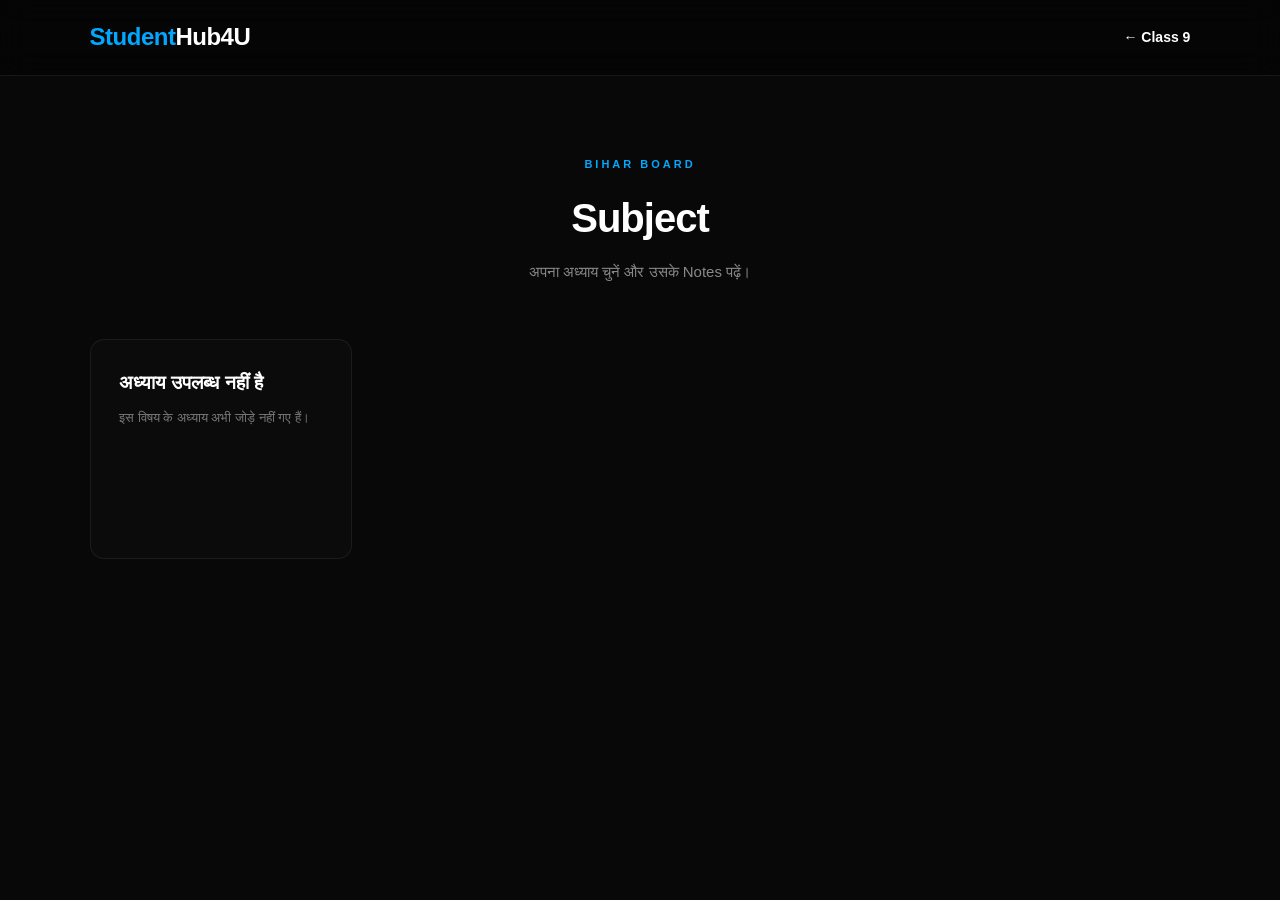
<file: notes-chapter.html>
<!DOCTYPE html>
<html lang="hi">

<head>

    <meta charset="UTF-8">

    <meta
        name="viewport"
        content="width=device-width, initial-scale=1.0"
    >

    <title>Notes Chapters - StudentHub4U</title>

    <link
        rel="stylesheet"
        href="style.css"
    >

</head>


<body>

    <!-- HEADER -->

    <header class="header">

        <div class="logo">
            <span>Student</span>Hub4U
        </div>

        <a
            href="class9.html"
            class="back-link"
        >
            ← Class 9
        </a>

    </header>



    <!-- CHAPTER SECTION -->

    <main>

        <section class="boards-section board-page">

            <div class="section-heading">

                <span id="boardName">
                    BIHAR BOARD
                </span>

                <h2 id="subjectName">
                    Subject
                </h2>

                <p>
                    अपना अध्याय चुनें और उसके Notes पढ़ें।
                </p>

            </div>



            <div
                class="features-grid"
                id="chapterContainer"
            >

            </div>

        </section>

    </main>



    <script>

        // =========================
        // BOARD
        // =========================

        const board =
            localStorage.getItem("selectedBoard");

        if (board) {

            document.getElementById(
                "boardName"
            ).textContent =
                board.toUpperCase();

        }



        // =========================
        // SUBJECT
        // =========================

        const urlParams =
            new URLSearchParams(
                window.location.search
            );

        const subject =
            urlParams.get("subject") || "";



        if (subject) {

            document.getElementById(
                "subjectName"
            ).textContent = subject;

        }



        // =========================
        // CLASS 9 CHAPTERS
        // =========================

        const chapters = {

            "Mathematics": [

                "संख्या पद्धति",
                "बहुपद",
                "निर्देशांक ज्यामिति",
                "दो चरों वाले रैखिक समीकरण",
                "यूक्लिड की ज्यामिति का परिचय",
                "रेखाएँ और कोण",
                "त्रिभुज",
                "चतुर्भुज",
                "वृत्त",
                "हीरोन का सूत्र",
                "पृष्ठीय क्षेत्रफल और आयतन",
                "सांख्यिकी"

            ],


            "Science": [

                "हमारे आस-पास के पदार्थ",
                "क्या हमारे आस-पास के पदार्थ शुद्ध हैं?",
                "परमाणु एवं अणु",
                "परमाणु की संरचना",
                "जीवन की मौलिक इकाई — कोशिका",
                "ऊतक",
                "गति",
                "बल तथा गति के नियम",
                "गुरुत्वाकर्षण",
                "कार्य तथा ऊर्जा",
                "ध्वनि",
                "खाद्य संसाधनों में सुधार"

            ],


            "Social Science": [

                "भारत — आकार और स्थिति",
                "भारत के भौतिक स्वरूप",
                "अपवाह",
                "जलवायु",
                "प्राकृतिक वनस्पति तथा वन्य प्राणी",
                "जनसंख्या",
                "लोकतंत्र क्या है?",
                "संवैधानिक डिजाइन",
                "चुनावी राजनीति",
                "संस्थाओं का कामकाज",
                "लोकतांत्रिक अधिकार",
                "फ्रांसीसी क्रांति",
                "यूरोप में समाजवाद और रूसी क्रांति",
                "नात्सीवाद और हिटलर का उदय"

            ],


            "Hindi": [

                "दो बैलों की कथा",
                "ल्हासा की ओर",
                "उपभोक्तावाद की संस्कृति",
                "साँवले सपनों की याद",
                "नाना साहब की पुत्री देवी मैना को भस्म कर दिया गया",
                "प्रेमचंद के फटे जूते",
                "मेरे बचपन के दिन",
                "एक कुत्ता और एक मैना",
                "साखियाँ एवं सबद",
                "वाख",
                "सवैये",
                "कैदी और कोकिला",
                "ग्राम श्री",
                "चंद्र गहना से लौटती बेर",
                "मेघ आए",
                "यमराज की दिशा",
                "बच्चे काम पर जा रहे हैं"

            ],


            "English": [

                "The Fun They Had",
                "The Sound of Music",
                "The Little Girl",
                "A Truly Beautiful Mind",
                "The Snake and the Mirror",
                "My Childhood",
                "Reach for the Top",
                "Kathmandu",
                "If I Were You",
                "The Lost Child",
                "The Adventures of Toto",
                "Iswaran the Storyteller",
                "In the Kingdom of Fools",
                "The Happy Prince",
                "Weathering the Storm in Ersama",
                "The Last Leaf",
                "A House Is Not a Home",
                "The Beggar"

            ],


            "Computer": [

                "कंप्यूटर का परिचय",
                "कंप्यूटर की मूल बातें",
                "कंप्यूटर के प्रमुख भाग",
                "इनपुट और आउटपुट उपकरण",
                "मेमोरी और स्टोरेज",
                "ऑपरेटिंग सिस्टम",
                "फाइल और फोल्डर प्रबंधन",
                "इंटरनेट का परिचय",
                "वेब ब्राउज़र और सर्च इंजन",
                "ई-मेल",
                "साइबर सुरक्षा",
                "डिजिटल सुरक्षा और गोपनीयता"

            ]

        };



        // =========================
        // SHOW CHAPTERS
        // =========================

        const chapterContainer =
            document.getElementById(
                "chapterContainer"
            );


        const selectedChapters =
            chapters[subject] || [];


        selectedChapters.forEach(
            function(chapter, index) {

                const card =
                    document.createElement("a");


                card.className =
                    "feature-card subject-card";


                card.href =
                    "notes-chapter.html?subject=" +
                    encodeURIComponent(subject) +
                    "&chapter=" +
                    encodeURIComponent(chapter);


                card.innerHTML = `

                    <div class="feature-number">

                        ${String(index + 1).padStart(2, "0")}

                    </div>

                    <h3>

                        ${chapter}

                    </h3>

                    <p>

                        📘 Chapter Notes

                    </p>

                    <span class="feature-card-arrow">

                        →

                    </span>

                `;


                chapterContainer.appendChild(card);

            }
        );



        // =========================
        // NO CHAPTER
        // =========================

        if (selectedChapters.length === 0) {

            chapterContainer.innerHTML = `

                <div class="feature-card">

                    <h3>
                        अध्याय उपलब्ध नहीं है
                    </h3>

                    <p>
                        इस विषय के अध्याय अभी
                        जोड़े नहीं गए हैं।
                    </p>

                </div>

            `;

        }

    </script>


</body>

</html>
</file>
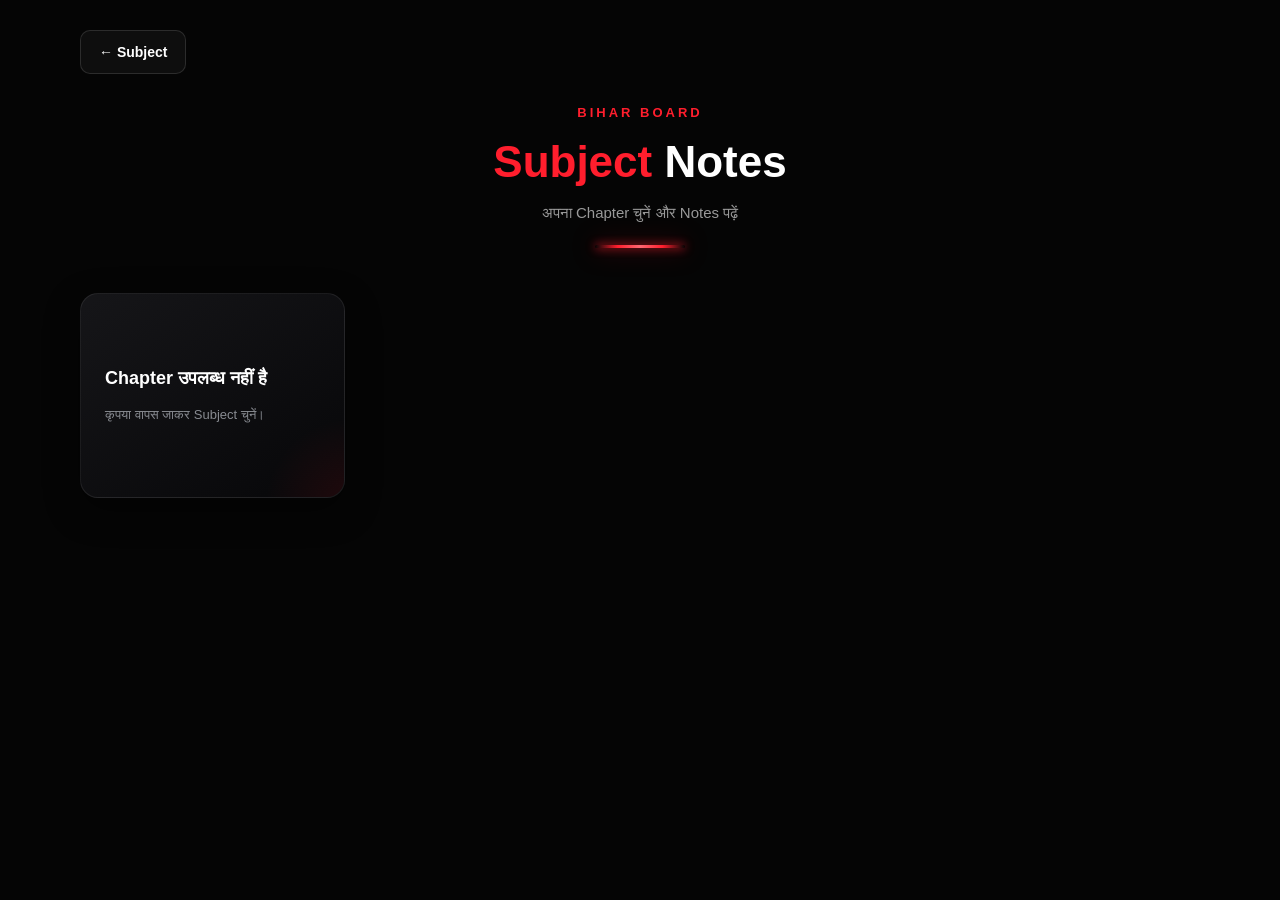
<file: notes-subject.html>
<!DOCTYPE html>
<html lang="hi">

<head>
    <meta charset="UTF-8">

    <meta name="viewport"
          content="width=device-width, initial-scale=1.0">

    <title>Notes - StudentHub4U</title>

    <link rel="stylesheet" href="style.css">

    <style>

        /* =========================================
           PAGE
        ========================================= */

        .notes-page {
            min-height: 100vh;
            padding: 30px 20px 80px;
        }


        /* =========================================
           TOP HEADER
        ========================================= */

        .notes-top {
            width: 100%;
            max-width: 1120px;
            margin: 0 auto 20px;

            display: flex;
            align-items: center;
            justify-content: space-between;

            gap: 15px;
        }

        .back-link {
            display: inline-flex;
            align-items: center;
            gap: 8px;

            padding: 10px 18px;

            color: #fff;
            text-decoration: none;

            background: rgba(255, 255, 255, 0.04);

            border: 1px solid rgba(255, 255, 255, 0.12);

            border-radius: 10px;

            transition: 0.3s ease;
        }

        .back-link:hover {
            color: #fff;

            border-color: #ff1e2d;

            background: rgba(255, 30, 45, 0.10);

            box-shadow:
                0 0 15px rgba(255, 30, 45, 0.20);

            transform: translateX(-3px);
        }


        /* =========================================
           HEADING
        ========================================= */

        .notes-heading {
            width: 100%;
            max-width: 1120px;

            margin: 25px auto 0;

            text-align: center;
        }

        .board-name {
            display: inline-block;

            margin-bottom: 12px;

            color: #ff1e2d;

            font-size: 13px;
            font-weight: 800;

            letter-spacing: 3px;

            text-transform: uppercase;
        }

        .notes-heading h1 {
            margin: 0;

            color: #fff;

            font-size: clamp(28px, 5vw, 44px);

            font-weight: 800;

            line-height: 1.2;
        }

        .notes-heading h1 span {
            color: #ff1e2d;
        }

        .notes-heading p {
            margin: 12px 0 0;

            color: #999;

            font-size: 15px;
        }


        /* =========================================
           RED LINE
        ========================================= */

        .heading-line {
            width: 90px;
            height: 3px;

            margin: 20px auto 0;

            border-radius: 50px;

            background:
                linear-gradient(
                    90deg,
                    transparent,
                    #ff1e2d,
                    #ff6872,
                    #ff1e2d,
                    transparent
                );

            box-shadow:
                0 0 10px #ff1e2d,
                0 0 25px rgba(255, 30, 45, 0.5);
        }


        /* =========================================
           CHAPTER GRID
        ========================================= */

        .chapter-list {
            width: 100%;
            max-width: 1120px;

            margin: 45px auto 0;

            display: grid;

            grid-template-columns:
                repeat(4, 1fr);

            gap: 20px;
        }


        /* =========================================
           CHAPTER CARD
        ========================================= */

        .chapter-card {
            position: relative;

            min-height: 205px;

            padding: 24px;

            display: flex;
            flex-direction: column;

            justify-content: space-between;

            text-decoration: none !important;

            color: #fff !important;

            background:
                linear-gradient(
                    145deg,
                    rgba(22, 22, 25, 0.98),
                    rgba(7, 7, 9, 0.98)
                );

            border:
                1px solid rgba(255, 255, 255, 0.08);

            border-radius: 18px;

            overflow: hidden;

            box-shadow:
                0 12px 35px rgba(0, 0, 0, 0.45);

            transform: translateY(0);

            transition:
                transform 0.4s ease,
                border-color 0.4s ease,
                box-shadow 0.4s ease,
                background 0.4s ease;
        }


        /* =========================================
           MOVING RED LIGHT
        ========================================= */

        .chapter-card::before {
            content: "";

            position: absolute;

            top: 0;
            left: -120%;

            width: 100%;
            height: 2px;

            background:
                linear-gradient(
                    90deg,
                    transparent,
                    #ff1e2d,
                    #ff6872,
                    #ff1e2d,
                    transparent
                );

            box-shadow:
                0 0 10px #ff1e2d,
                0 0 20px rgba(255, 30, 45, 0.8);

            transition: left 0.8s ease;
        }

        .chapter-card:hover::before {
            left: 120%;
        }


        /* =========================================
           RED AMBIENT GLOW
        ========================================= */

        .chapter-card::after {
            content: "";

            position: absolute;

            width: 180px;
            height: 180px;

            right: -100px;
            bottom: -100px;

            border-radius: 50%;

            background:
                radial-gradient(
                    circle,
                    rgba(255, 30, 45, 0.25),
                    transparent 70%
                );

            opacity: 0.45;

            transition:
                transform 0.5s ease,
                opacity 0.5s ease;

            pointer-events: none;
        }


        /* =========================================
           HOVER
        ========================================= */

        .chapter-card:hover {
            transform:
                translateY(-9px)
                scale(1.015);

            border-color:
                rgba(255, 30, 45, 0.75);

            background:
                linear-gradient(
                    145deg,
                    rgba(28, 10, 12, 0.98),
                    rgba(9, 7, 9, 0.98)
                );

            box-shadow:
                0 18px 45px rgba(0, 0, 0, 0.65),
                0 0 20px rgba(255, 30, 45, 0.16),
                inset 0 0 25px rgba(255, 30, 45, 0.035);
        }

        .chapter-card:hover::after {
            transform: scale(1.7);
            opacity: 0.8;
        }


        /* =========================================
           NUMBER
        ========================================= */

        .chapter-number {
            position: relative;
            z-index: 2;

            width: 40px;

            font-size: 13px;

            font-weight: 800;

            letter-spacing: 2px;

            color: #ff1e2d;

            transition:
                transform 0.35s ease,
                text-shadow 0.35s ease;
        }

        .chapter-card:hover .chapter-number {
            transform: translateX(4px);

            text-shadow:
                0 0 8px #ff1e2d,
                0 0 18px rgba(255, 30, 45, 0.8);
        }


        /* =========================================
           CHAPTER INFO
        ========================================= */

        .chapter-info {
            position: relative;

            z-index: 2;

            flex: 1;

            display: flex;

            flex-direction: column;

            justify-content: center;

            padding: 12px 0;
        }

        .chapter-info h3 {
            margin: 0 0 12px;

            color: #fff !important;

            font-size: 18px;

            line-height: 1.55;

            font-weight: 700;

            text-decoration: none !important;

            transition:
                transform 0.3s ease,
                text-shadow 0.3s ease;
        }

        .chapter-card:hover .chapter-info h3 {
            transform: translateX(4px);

            text-shadow:
                0 0 12px rgba(255, 255, 255, 0.18);
        }


        /* =========================================
           SUBTITLE
        ========================================= */

        .chapter-info p {
            margin: 0;

            color: #888b91 !important;

            font-size: 13px;

            text-decoration: none !important;

            transition: color 0.3s ease;
        }

        .chapter-card:hover .chapter-info p {
            color: #b8b8bd !important;
        }


        /* =========================================
           ARROW
        ========================================= */

        .chapter-arrow {
            position: absolute;

            right: 20px;
            bottom: 18px;

            width: 38px;
            height: 38px;

            display: flex;

            align-items: center;
            justify-content: center;

            border-radius: 50%;

            color: #ff1e2d;

            background:
                rgba(255, 30, 45, 0.07);

            border:
                1px solid rgba(255, 30, 45, 0.25);

            font-size: 19px;

            transition: all 0.35s ease;
        }

        .chapter-card:hover .chapter-arrow {
            color: #fff;

            background: #ff1e2d;

            border-color: #ff1e2d;

            box-shadow:
                0 0 10px rgba(255, 30, 45, 0.7),
                0 0 25px rgba(255, 30, 45, 0.45);

            transform: translateX(5px);
        }


        /* =========================================
           CLICK ANIMATION
        ========================================= */

        .chapter-card.clicked {
            transform: scale(0.94);

            border-color: #ff1e2d;

            box-shadow:
                0 0 15px #ff1e2d,
                0 0 35px rgba(255, 30, 45, 0.7),
                0 0 75px rgba(255, 30, 45, 0.3);
        }

        .chapter-card.clicked::before {
            left: 120%;
        }


        /* =========================================
           TABLET
        ========================================= */

        @media (max-width: 1000px) {

            .chapter-list {
                grid-template-columns:
                    repeat(2, 1fr);

                padding: 0 15px;
            }

        }


        /* =========================================
           MOBILE
        ========================================= */

        @media (max-width: 650px) {

            .notes-page {
                padding:
                    20px 12px 60px;
            }

            .notes-top {
                align-items: flex-start;
            }

            .back-link {
                padding:
                    9px 13px;

                font-size: 13px;
            }

            .notes-heading {
                margin-top: 20px;
            }

            .notes-heading h1 {
                font-size: 28px;
            }

            .notes-heading p {
                font-size: 14px;
            }

            .chapter-list {
                grid-template-columns: 1fr;

                gap: 15px;

                margin-top: 30px;

                padding: 0;
            }

            .chapter-card {
                min-height: 175px;

                padding: 20px;

                border-radius: 16px;
            }

            .chapter-info h3 {
                font-size: 17px;

                padding-right: 35px;
            }

            .chapter-info p {
                font-size: 12px;
            }

            .chapter-arrow {
                right: 16px;
                bottom: 16px;

                width: 36px;
                height: 36px;
            }

        }


        /* =========================================
           SMALL PHONE
        ========================================= */

        @media (max-width: 400px) {

            .notes-page {
                padding:
                    16px 10px 50px;
            }

            .notes-heading h1 {
                font-size: 25px;
            }

            .board-name {
                font-size: 11px;
                letter-spacing: 2px;
            }

            .chapter-card {
                min-height: 165px;

                padding: 18px;
            }

            .chapter-info h3 {
                font-size: 16px;
            }

            .chapter-number {
                font-size: 12px;
            }

        }


        /* =========================================
           TOUCH DEVICES
        ========================================= */

        @media (hover: none) {

            .chapter-card:hover {
                transform: none;

                border-color:
                    rgba(255, 255, 255, 0.08);

                background:
                    linear-gradient(
                        145deg,
                        rgba(22, 22, 25, 0.98),
                        rgba(7, 7, 9, 0.98)
                    );

                box-shadow:
                    0 12px 35px rgba(0, 0, 0, 0.45);
            }

            .chapter-card:hover .chapter-number {
                transform: none;
                text-shadow: none;
            }

            .chapter-card:hover .chapter-info h3 {
                transform: none;
                text-shadow: none;
            }

            .chapter-card:hover .chapter-arrow {
                transform: none;

                color: #ff1e2d;

                background:
                    rgba(255, 30, 45, 0.07);

                border-color:
                    rgba(255, 30, 45, 0.25);

                box-shadow: none;
            }

        }

    </style>
</head>


<body>

    <main class="notes-page">

        <!-- =========================================
             TOP
        ========================================== -->

        <div class="notes-top">

            <a
                href="notes-subject.html"
                class="back-link"
                id="backButton"
            >
                ← Subject
            </a>

        </div>


        <!-- =========================================
             HEADING
        ========================================== -->

        <section class="notes-heading">

            <div
                class="board-name"
                id="boardName"
            >
                BIHAR BOARD
            </div>

            <h1>
                <span id="subjectName">
                    Subject
                </span>
                Notes
            </h1>

            <p>
                अपना Chapter चुनें और Notes पढ़ें
            </p>

            <div class="heading-line"></div>

        </section>


        <!-- =========================================
             CHAPTERS
        ========================================== -->

        <div
            class="chapter-list"
            id="chapterList"
        ></div>

    </main>


    <script>

        /* =========================================
           URL DATA
        ========================================= */

        const params =
            new URLSearchParams(
                window.location.search
            );

        const subjectFromURL =
            params.get("subject");


        /* =========================================
           SAVE SUBJECT
        ========================================= */

        if (subjectFromURL) {

            localStorage.setItem(
                "selectedSubject",
                subjectFromURL
            );

        }


        const subject =
            localStorage.getItem(
                "selectedSubject"
            );


        const board =
            localStorage.getItem(
                "selectedBoard"
            );


        /* =========================================
           DISPLAY BOARD
        ========================================= */

        if (board) {

            document.getElementById(
                "boardName"
            ).textContent =
                board.toUpperCase();

        }


        /* =========================================
           DISPLAY SUBJECT
        ========================================= */

        if (subject) {

            document.getElementById(
                "subjectName"
            ).textContent =
                subject;

        }


        /* =========================================
           BACK BUTTON
        ========================================= */

        if (subject) {

            document.getElementById(
                "backButton"
            ).href =
                "notes-subject.html?subject=" +
                encodeURIComponent(subject);

        }


        /* =========================================
           CLASS 9 CHAPTERS
        ========================================= */

        const chapters = {

            "Hindi": [

                "दो बैलों की कथा",
                "ल्हासा की ओर",
                "उपभोक्तावाद की संस्कृति",
                "साँवले सपनों की याद",
                "नाना साहब की पुत्री देवी मैना को भस्म कर दिया गया",
                "प्रेमचंद के फटे जूते",
                "मेरे बचपन के दिन",
                "एक कुत्ता और एक मैना",
                "साखियाँ एवं सबद",
                "वाख",
                "सवैये",
                "कैदी और कोकिला",
                "ग्राम श्री",
                "चंद्र गहना से लौटती बेर",
                "मेघ आए",
                "यमराज की दिशा",
                "बच्चे काम पर जा रहे हैं"

            ],


            "English": [

                "The Fun They Had",
                "The Sound of Music",
                "The Little Girl",
                "A Truly Beautiful Mind",
                "The Snake and the Mirror",
                "My Childhood",
                "Reach for the Top",
                "Kathmandu",
                "If I Were You",
                "The Lost Child",
                "The Adventures of Toto",
                "Iswaran the Storyteller",
                "In the Kingdom of Fools",
                "The Happy Prince",
                "Weathering the Storm in Ersama",
                "The Last Leaf",
                "A House Is Not a Home",
                "The Beggar"

            ],


            "Mathematics": [

                "संख्या पद्धति",
                "बहुपद",
                "निर्देशांक ज्यामिति",
                "दो चरों वाले रैखिक समीकरण",
                "यूक्लिड की ज्यामिति का परिचय",
                "रेखाएँ और कोण",
                "त्रिभुज",
                "चतुर्भुज",
                "वृत्त",
                "हीरोन का सूत्र",
                "पृष्ठीय क्षेत्रफल और आयतन",
                "सांख्यिकी"

            ],


            "Science": [

                "हमारे आस-पास के पदार्थ",
                "क्या हमारे आस-पास के पदार्थ शुद्ध हैं?",
                "परमाणु एवं अणु",
                "परमाणु की संरचना",
                "जीवन की मौलिक इकाई — कोशिका",
                "ऊतक",
                "गति",
                "बल तथा गति के नियम",
                "गुरुत्वाकर्षण",
                "कार्य तथा ऊर्जा",
                "ध्वनि",
                "खाद्य संसाधनों में सुधार"

            ],


            "Social Science": [

                "भारत — आकार और स्थिति",
                "भारत के भौतिक स्वरूप",
                "अपवाह",
                "जलवायु",
                "प्राकृतिक वनस्पति तथा वन्य प्राणी",
                "जनसंख्या",
                "लोकतंत्र क्या है?",
                "संवैधानिक डिजाइन",
                "चुनावी राजनीति",
                "संस्थाओं का कामकाज",
                "लोकतांत्रिक अधिकार",
                "फ्रांसीसी क्रांति",
                "यूरोप में समाजवाद और रूसी क्रांति",
                "नात्सीवाद और हिटलर का उदय"

            ],


            "Computer": [

                "कंप्यूटर का परिचय",
                "कंप्यूटर की मूल बातें",
                "कंप्यूटर के प्रमुख भाग",
                "इनपुट और आउटपुट उपकरण",
                "मेमोरी और स्टोरेज",
                "ऑपरेटिंग सिस्टम",
                "फाइल और फोल्डर प्रबंधन",
                "इंटरनेट का परिचय",
                "वेब ब्राउज़र और सर्च इंजन",
                "ई-मेल",
                "साइबर सुरक्षा",
                "डिजिटल सुरक्षा और गोपनीयता"

            ]

        };


        /* =========================================
           CREATE CHAPTER CARDS
        ========================================== */

        const list =
            document.getElementById(
                "chapterList"
            );


        if (
            subject &&
            chapters[subject]
        ) {

            chapters[subject].forEach(
                function (
                    chapter,
                    index
                ) {

                    const card =
                        document.createElement(
                            "a"
                        );


                    card.className =
                        "chapter-card";


                    card.href =
                        "notes-chapter.html?subject=" +
                        encodeURIComponent(
                            subject
                        ) +
                        "&chapter=" +
                        encodeURIComponent(
                            chapter
                        );


                    card.innerHTML = `

                        <div class="chapter-number">

                            ${String(index + 1).padStart(2, "0")}

                        </div>


                        <div class="chapter-info">

                            <h3>
                                ${chapter}
                            </h3>

                            <p>
                                📘 Chapter Notes
                            </p>

                        </div>


                        <div class="chapter-arrow">
                            →
                        </div>

                    `;


                    /* CLICK ANIMATION */

                    card.addEventListener(
                        "click",
                        function () {

                            card.classList.add(
                                "clicked"
                            );

                        }
                    );


                    list.appendChild(
                        card
                    );

                }
            );

        } else {

            list.innerHTML = `

                <div class="chapter-card">

                    <div class="chapter-info">

                        <h3>
                            Chapter उपलब्ध नहीं है
                        </h3>

                        <p>
                            कृपया वापस जाकर Subject चुनें।
                        </p>

                    </div>

                </div>

            `;

        }

    </script>

</body>

</html>
</file>
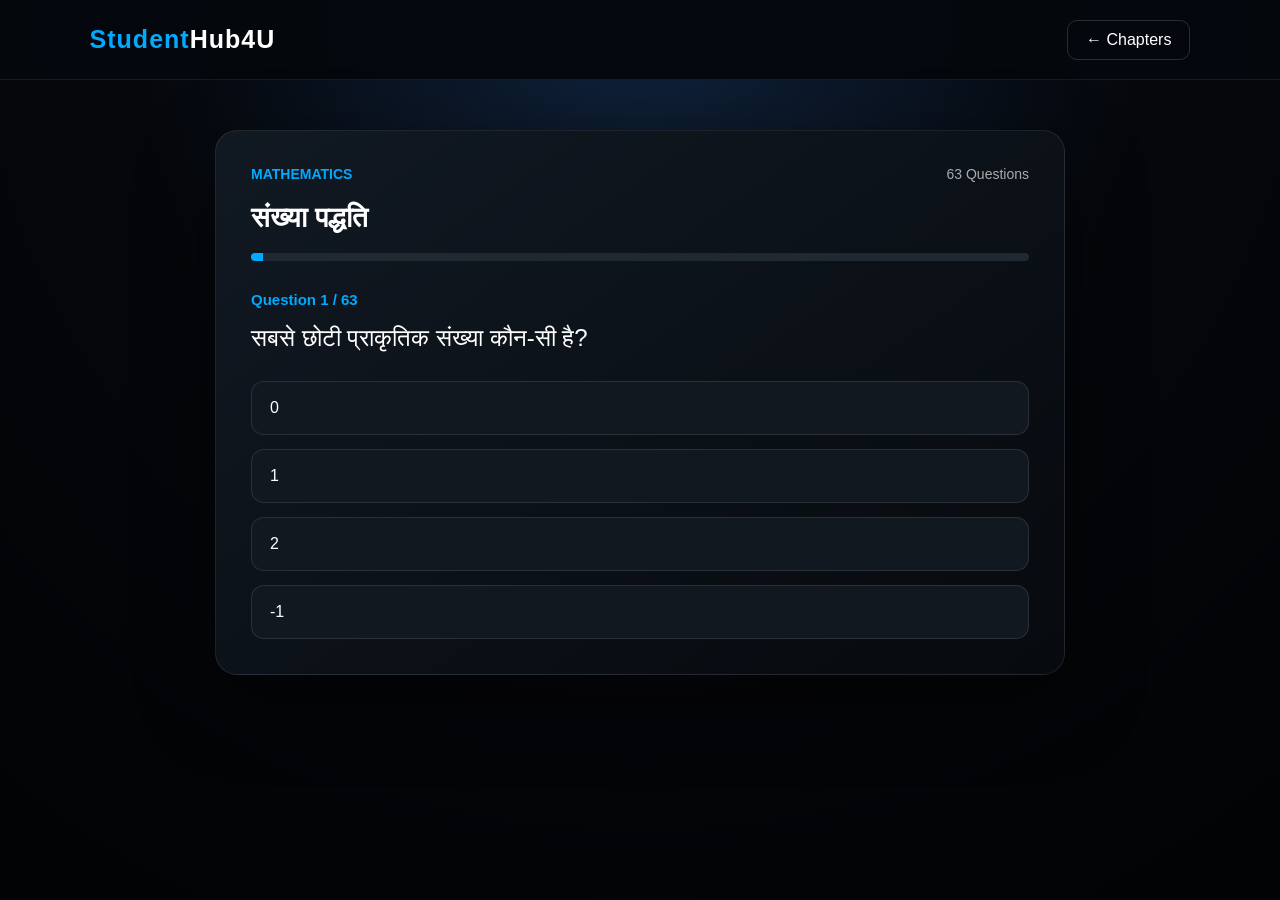
<file: quiz.html>
<!DOCTYPE html>
<html lang="hi">

<head>
    <meta charset="UTF-8">

    <meta name="viewport" content="width=device-width, initial-scale=1.0">

    <title>Quiz - StudentHub4U</title>

    <style>

        * {
            box-sizing: border-box;
            margin: 0;
            padding: 0;
        }

        body {
            font-family: Arial, sans-serif;
            background:
                radial-gradient(circle at top, #10233d 0%, #05070b 45%, #020304 100%);
            color: white;
            min-height: 100vh;
        }

        .header {
            height: 80px;
            padding: 0 7%;
            display: flex;
            align-items: center;
            justify-content: space-between;
            background: rgba(5, 8, 13, 0.95);
            border-bottom: 1px solid rgba(255,255,255,0.08);
        }

        .logo {
            font-size: 25px;
            font-weight: 800;
            letter-spacing: 1px;
        }

        .logo span {
            color: #00aaff;
        }

        .back-link {
            color: white;
            text-decoration: none;
            padding: 10px 18px;
            border: 1px solid rgba(255,255,255,0.15);
            border-radius: 10px;
        }

        .back-link:hover {
            border-color: #00aaff;
        }

        .quiz-wrapper {
            width: 92%;
            max-width: 850px;
            margin: 50px auto;
        }

        .quiz-card {
            background: linear-gradient(145deg, #111923, #070a0e);
            border: 1px solid rgba(255,255,255,0.09);
            border-radius: 22px;
            padding: 35px;
            box-shadow: 0 25px 80px rgba(0,0,0,0.45);
        }

        .quiz-top {
            display: flex;
            justify-content: space-between;
            align-items: center;
            gap: 15px;
            margin-bottom: 20px;
        }

        .subject-name {
            color: #00aaff;
            font-size: 14px;
            font-weight: bold;
            text-transform: uppercase;
        }

        .question-count {
            color: #aaa;
            font-size: 14px;
        }

        .chapter-title {
            font-size: 28px;
            margin-bottom: 18px;
        }

        .progress-box {
            width: 100%;
            height: 8px;
            background: #202832;
            border-radius: 20px;
            overflow: hidden;
            margin-bottom: 30px;
        }

        .progress-bar {
            height: 100%;
            width: 0%;
            background: #00aaff;
            transition: width 0.3s ease;
        }

        .question-number {
            color: #00aaff;
            font-size: 15px;
            margin-bottom: 12px;
            font-weight: bold;
        }

        .question {
            font-size: 24px;
            line-height: 1.5;
            margin-bottom: 25px;
        }

        .options {
            display: grid;
            gap: 14px;
        }

        .option {
            width: 100%;
            padding: 17px 18px;
            background: #111820;
            color: white;
            border: 1px solid rgba(255,255,255,0.1);
            border-radius: 13px;
            text-align: left;
            font-size: 16px;
            cursor: pointer;
            transition: 0.25s;
        }

        .option:hover {
            border-color: #00aaff;
            transform: translateY(-2px);
        }

        .option.correct {
            background: #0d6b3b;
            border-color: #20d878;
            color: white;
        }

        .option.wrong {
            background: #8c1820;
            border-color: #ff3d4d;
            color: white;
        }

        .option:disabled {
            cursor: default;
        }

        .next-btn {
            width: 100%;
            margin-top: 25px;
            padding: 16px;
            border: none;
            border-radius: 12px;
            background: #00aaff;
            color: white;
            font-size: 17px;
            font-weight: bold;
            cursor: pointer;
            display: none;
        }

        .next-btn:hover {
            background: #008ed6;
        }

        .result {
            display: none;
            text-align: center;
        }

        .result h2 {
            font-size: 34px;
            margin-bottom: 15px;
        }

        .score {
            font-size: 24px;
            color: #00c8ff;
            margin-bottom: 25px;
        }

        .restart-btn {
            padding: 14px 25px;
            border: none;
            border-radius: 12px;
            background: #00aaff;
            color: white;
            font-size: 16px;
            font-weight: bold;
            cursor: pointer;
        }

        .home-btn {
            display: inline-block;
            margin-top: 15px;
            padding: 13px 22px;
            border-radius: 10px;
            color: white;
            text-decoration: none;
            border: 1px solid rgba(255,255,255,0.15);
        }

        @media (max-width: 600px) {

            .header {
                padding: 0 5%;
                height: 70px;
            }

            .logo {
                font-size: 21px;
            }

            .quiz-wrapper {
                width: 94%;
                margin: 25px auto;
            }

            .quiz-card {
                padding: 22px;
                border-radius: 17px;
            }

            .chapter-title {
                font-size: 23px;
            }

            .question {
                font-size: 20px;
            }

            .option {
                font-size: 15px;
                padding: 15px;
            }

        }

    </style>

</head>


<body>


<header class="header">

    <div class="logo">
        <span>Student</span>Hub4U
    </div>

    <a href="chapters.html" class="back-link">
        ← Chapters
    </a>

</header>



<main class="quiz-wrapper">

    <div class="quiz-card" id="quizCard">

        <div class="quiz-top">

            <div class="subject-name" id="subjectName">
                Mathematics
            </div>

            <div class="question-count" id="questionCount">
                60 Questions
            </div>

        </div>


        <h1 class="chapter-title" id="chapterTitle">
            Chapter Quiz
        </h1>


        <div class="progress-box">

            <div
                class="progress-bar"
                id="progressBar"
            ></div>

        </div>


        <div
            class="question-number"
            id="questionNumber"
        >
            Question 1
        </div>


        <div
            class="question"
            id="question"
        ></div>


        <div
            class="options"
            id="options"
        ></div>


        <button
            class="next-btn"
            id="nextButton"
        >
            Next Question →
        </button>


        <div
            class="result"
            id="result"
        >

            <h2>
                Quiz Completed
            </h2>

            <div
                class="score"
                id="score"
            ></div>

            <button
                class="restart-btn"
                onclick="restartQuiz()"
            >
                Restart Quiz
            </button>

            <br>

            <a
                href="chapters.html"
                class="home-btn"
            >
                ← Chapters पर जाएँ
            </a>

        </div>

    </div>

</main>



<script>


// ======================================================
// URL DATA
// ======================================================

const urlParams =
    new URLSearchParams(window.location.search);


const subject =
    urlParams.get("subject") || "Mathematics";


const chapterFromURL =
    urlParams.get("chapter") || "संख्या पद्धति";


// ======================================================
// CHAPTER NAME FIX
// ======================================================

function normalizeChapterName(name) {

    return decodeURIComponent(name)
        .normalize("NFC")
        .replace(/[\u200B-\u200D\uFEFF]/g, "")
        .replace(/\s+/g, " ")
        .trim();

}


const rawChapter =
    normalizeChapterName(chapterFromURL);


// ======================================================
// CHAPTER ALIASES
// ======================================================

const chapterAliases = {

    "संख्या पद्धति": "संख्या पद्धति",
    "Number System": "संख्या पद्धति",

    "बहुपद": "बहुपद",
    "Polynomials": "बहुपद",

    "निर्देशांक ज्यामिति": "निर्देशांक ज्यामिति",
    "Coordinate Geometry": "निर्देशांक ज्यामिति",

    "दो चरों वाले रैखिक समीकरण":
        "दो चरों वाले रैखिक समीकरण",

    "दो चरों में रैखिक समीकरण":
        "दो चरों वाले रैखिक समीकरण",

    "Linear Equations in Two Variables":
        "दो चरों वाले रैखिक समीकरण",

    "यूक्लिड की ज्यामिति का परिचय":
        "यूक्लिड की ज्यामिति का परिचय",

    "यूक्लिड की ज्यामिति का परिचयः":
        "यूक्लिड की ज्यामिति का परिचय",

    "Introduction to Euclid's Geometry":
        "यूक्लिड की ज्यामिति का परिचय",

    "रेखाएँ और कोण":
        "रेखाएँ और कोण",

    "रेखाएं और कोण":
        "रेखाएँ और कोण",

    "Lines and Angles":
        "रेखाएँ और कोण",

    "त्रिभुज":
        "त्रिभुज",

    "Triangles":
        "त्रिभुज",

    "चतुर्भुज":
        "चतुर्भुज",

    "Quadrilaterals":
        "चतुर्भुज",

    "वृत्त":
        "वृत्त",

    "Circles":
        "वृत्त",

    "हीरोन का सूत्र":
        "हीरोन का सूत्र",

    "हीरोन सूत्र":
        "हीरोन का सूत्र",

    "Heron's Formula":
        "हीरोन का सूत्र",

    "पृष्ठीय क्षेत्रफल और आयतन":
        "पृष्ठीय क्षेत्रफल और आयतन",

    "पृष्ठीय क्षेत्रफल तथा आयतन":
        "पृष्ठीय क्षेत्रफल और आयतन",

    "पृष्ठीय क्षेत्रफल एवं आयतन":
        "पृष्ठीय क्षेत्रफल और आयतन",

    "Surface Areas and Volumes":
        "पृष्ठीय क्षेत्रफल और आयतन",

    "सांख्यिकी":
        "सांख्यिकी",

    "Statistics":
        "सांख्यिकी"

};


const chapter =
    chapterAliases[rawChapter] || rawChapter;


document.getElementById("subjectName").textContent =
    subject;

document.getElementById("chapterTitle").textContent =
    chapter;


// ======================================================
// QUESTION HELPER
// ======================================================

function Q(question, a, b, c, d, answer) {

    return {
        question: question,
        options: [a, b, c, d],
        answer: answer
    };

}


// ======================================================
// CHAPTER 1 - संख्या पद्धति
// ======================================================

const numberSystemQuestions = [

Q("सबसे छोटी प्राकृतिक संख्या कौन-सी है?","0","1","2","-1",1),
Q("सबसे छोटी पूर्ण संख्या कौन-सी है?","0","1","-1","2",0),
Q("निम्न में से कौन पूर्णांक है?","1/2","2.5","-5","3/4",2),
Q("निम्न में से कौन परिमेय संख्या है?","√2","π","3/5","√3",2),
Q("परिमेय संख्या का सामान्य रूप क्या है?","p/q","p+q","pq","p-q",0),
Q("परिमेय संख्या में q का मान क्या नहीं हो सकता?","1","2","5","0",3),
Q("√2 किस प्रकार की संख्या है?","परिमेय","अपरिमेय","पूर्ण","प्राकृतिक",1),
Q("√4 का मान क्या है?","1","2","3","4",1),
Q("√9 का मान क्या है?","2","3","4","9",1),
Q("√16 का मान क्या है?","2","4","8","16",1),
Q("√25 का मान क्या है?","4","5","6","25",1),
Q("√36 का मान क्या है?","4","5","6","7",2),
Q("√49 का मान क्या है?","6","7","8","9",1),
Q("√64 का मान क्या है?","6","7","8","9",2),
Q("√81 का मान क्या है?","7","8","9","10",2),
Q("√100 का मान क्या है?","8","9","10","11",2),
Q("5/7 किस प्रकार की संख्या है?","परिमेय","अपरिमेय","पूर्ण","प्राकृतिक",0),
Q("-3/5 किस प्रकार की संख्या है?","परिमेय","अपरिमेय","प्राकृतिक","पूर्ण",0),
Q("π किस प्रकार की संख्या है?","परिमेय","अपरिमेय","पूर्ण","प्राकृतिक",1),
Q("√5 किस प्रकार की संख्या है?","परिमेय","अपरिमेय","पूर्ण","प्राकृतिक",1),
Q("12/4 का मान क्या है?","2","3","4","6",1),
Q("15/3 का मान क्या है?","3","4","5","6",2),
Q("20/5 का मान क्या है?","2","3","4","5",2),
Q("1/2 और 1/3 में बड़ी संख्या कौन-सी है?","1/2","1/3","दोनों बराबर","0",0),
Q("2/3 और 3/4 में बड़ी संख्या कौन-सी है?","2/3","3/4","दोनों बराबर","1",1),
Q("0.5 को भिन्न में कैसे लिखेंगे?","1/2","1/3","2/3","3/5",0),
Q("0.25 को भिन्न में कैसे लिखेंगे?","1/2","1/4","2/5","3/4",1),
Q("0.75 को भिन्न में कैसे लिखेंगे?","1/4","1/2","3/4","4/5",2),
Q("2.5 को भिन्न में कैसे लिखेंगे?","5/2","2/5","3/2","5/3",0),
Q("10 का गुणनात्मक प्रतिलोम क्या है?","10","1/10","-10","0",1),
Q("5 का गुणनात्मक प्रतिलोम क्या है?","5","1/5","-5","0",1),
Q("1 का गुणनात्मक प्रतिलोम क्या है?","0","1","-1","2",1),
Q("0 का गुणनात्मक प्रतिलोम क्या है?","0","1","कोई नहीं","-1",2),
Q("2 + 3 का मान क्या है?","4","5","6","7",1),
Q("7 - 4 का मान क्या है?","2","3","4","5",1),
Q("6 × 5 का मान क्या है?","20","25","30","35",2),
Q("20 ÷ 4 का मान क्या है?","4","5","6","7",1),
Q("(-2) + 5 का मान क्या है?","2","3","4","5",1),
Q("(-5) + 2 का मान क्या है?","-3","-2","3","7",0),
Q("(-3) × (-2) का मान क्या है?","-6","6","5","-5",1),
Q("(-8) ÷ 2 का मान क्या है?","4","-4","6","-6",1),
Q("किसी संख्या को 0 से गुणा करने पर क्या प्राप्त होता है?","वही संख्या","1","0","-1",2),
Q("किसी संख्या में 0 जोड़ने पर क्या प्राप्त होता है?","0","1","वही संख्या","उसका वर्ग",2),
Q("किसी संख्या को 1 से गुणा करने पर क्या प्राप्त होता है?","0","1","वही संख्या","उसका आधा",2),
Q("2³ का मान क्या है?","4","6","8","9",2),
Q("3² का मान क्या है?","6","8","9","12",2),
Q("5² का मान क्या है?","10","20","25","30",2),
Q("10² का मान क्या है?","10","20","100","1000",2),
Q("2⁰ का मान क्या है?","0","1","2","10",1),
Q("5⁰ का मान क्या है?","0","1","5","10",1),
Q("a⁰ का मान क्या है, जहाँ a ≠ 0?","0","1","a","a²",1),
Q("√1 का मान क्या है?","0","1","2","-1",1),
Q("√0 का मान क्या है?","0","1","-1","2",0),
Q("4/8 का सरल रूप क्या है?","1/2","1/4","2/3","3/4",0),
Q("6/9 का सरल रूप क्या है?","1/2","2/3","3/4","1/3",1),
Q("8/12 का सरल रूप क्या है?","1/2","2/3","3/4","4/5",1),
Q("9/12 का सरल रूप क्या है?","1/2","2/3","3/4","4/5",2),
Q("क्या 0 एक परिमेय संख्या है?","हाँ","नहीं","केवल कभी-कभी","पता नहीं",0),
Q("क्या हर पूर्णांक एक परिमेय संख्या है?","हाँ","नहीं","केवल धनात्मक","केवल ऋणात्मक",0),
Q("क्या हर प्राकृतिक संख्या एक पूर्ण संख्या है?","हाँ","नहीं","केवल 1","केवल 0",0),
Q("2/3 का दशमलव रूप कैसा है?","सांत","असांत आवर्ती","पूर्णांक","अपरिमेय",1),
Q("1/4 का दशमलव रूप क्या है?","0.25","0.5","0.75","1.25",0),
Q("1/2 का दशमलव रूप क्या है?","0.2","0.25","0.5","1.5",2)

];


// ======================================================
// CHAPTER 2 - बहुपद
// ======================================================

const polynomialQuestions = [

Q("बहुपद में चर की घात कैसी होती है?","ऋणात्मक पूर्णांक","अऋणात्मक पूर्णांक","दशमलव","भिन्न",1),
Q("5x + 3 की घात क्या है?","0","1","2","3",1),
Q("x² + 3x + 2 की घात क्या है?","1","2","3","4",1),
Q("7 एक किस प्रकार का बहुपद है?","रैखिक","द्विघात","अचर","घन",2),
Q("x किस प्रकार का बहुपद है?","अचर","रैखिक","द्विघात","घन",1),
Q("x² किस प्रकार का बहुपद है?","अचर","रैखिक","द्विघात","घन",2),
Q("x³ किस प्रकार का बहुपद है?","रैखिक","द्विघात","घन","अचर",2),
Q("3x + 5 में x का गुणांक क्या है?","3","5","8","1",0),
Q("7x² + 4 में अचर पद क्या है?","7","2","4","0",2),
Q("x² + 5x + 6 में x का गुणांक क्या है?","1","5","6","2",1),
Q("2x² + 3x - 5 में अचर पद क्या है?","2","3","-5","5",2),
Q("p(x)=x+2 में x=3 रखने पर मान क्या होगा?","3","4","5","6",2),
Q("p(x)=x²+1 में x=2 रखने पर मान क्या होगा?","3","4","5","6",2),
Q("x-5 का शून्यक क्या है?","-5","0","5","1",2),
Q("x+4 का शून्यक क्या है?","4","-4","0","1",1),
Q("2x-6 का शून्यक क्या है?","2","3","6","-3",1),
Q("3x+9 का शून्यक क्या है?","3","-3","9","-9",1),
Q("x²-9 के शून्यक क्या हैं?","3,-3","9,-9","0,9","1,9",0),
Q("x²-4 के शून्यक क्या हैं?","2,-2","4,-4","0,4","1,-1",0),
Q("x²-5x+6 के शून्यक क्या हैं?","1,6","2,3","3,4","1,5",1),
Q("x²-7x+12 के शून्यक क्या हैं?","2,6","3,4","1,12","5,2",1),
Q("x²-5x+6 का गुणनखंड क्या है?","(x-2)(x-3)","(x+2)(x+3)","(x-1)(x-6)","(x+1)(x+6)",0),
Q("x²-9 का गुणनखंड क्या है?","(x-3)(x+3)","(x-9)(x+1)","(x+9)(x-1)","(x-3)²",0),
Q("x²-16 का गुणनखंड क्या है?","(x-4)(x+4)","(x-8)(x+2)","(x-16)(x+1)","(x-4)²",0),
Q("x²+5x+6 का गुणनखंड क्या है?","(x+2)(x+3)","(x-2)(x-3)","(x+1)(x+6)","(x-1)(x-6)",0),
Q("x²+7x+12 का गुणनखंड क्या है?","(x+3)(x+4)","(x-3)(x-4)","(x+2)(x+6)","(x-2)(x-6)",0),
Q("(x+2)² का विस्तार क्या है?","x²+2x+4","x²+4x+4","x²+4","x²+2",1),
Q("(x-3)² का विस्तार क्या है?","x²-6x+9","x²+6x+9","x²-9","x²+9",0),
Q("(x+5)² का विस्तार क्या है?","x²+5x+25","x²+10x+25","x²+25","x²+10x",1),
Q("(x-4)² का विस्तार क्या है?","x²-8x+16","x²+8x+16","x²-16","x²+16",0),
Q("a²-b² का गुणनखंड क्या है?","(a+b)(a-b)","(a-b)²","(a+b)²","a²+b²",0),
Q("a²+2ab+b² किसके बराबर है?","(a-b)²","(a+b)²","a²-b²","2ab",1),
Q("a²-2ab+b² किसके बराबर है?","(a+b)²","(a-b)²","a²+b²","2ab",1),
Q("x²+2x+1 किसके बराबर है?","(x+1)²","(x-1)²","x²+1","x²-1",0),
Q("x²-2x+1 किसके बराबर है?","(x+1)²","(x-1)²","x²+1","x²-1",1),
Q("x²+4x+4 किसके बराबर है?","(x+2)²","(x-2)²","(x+4)²","(x-4)²",0),
Q("x²-6x+9 किसके बराबर है?","(x+3)²","(x-3)²","(x+6)²","(x-6)²",1),
Q("x²+6x+9 किसके बराबर है?","(x+3)²","(x-3)²","(x+9)²","(x-9)²",0),
Q("x²-8x+16 किसके बराबर है?","(x+4)²","(x-4)²","(x+8)²","(x-8)²",1),
Q("2x²+3x+1 में x² का गुणांक क्या है?","1","2","3","0",1),
Q("4x²-7x+2 में x का गुणांक क्या है?","4","-7","2","7",1),
Q("5x²+2x-8 में अचर पद क्या है?","5","2","-8","8",2),
Q("3x²+7x+4 की घात क्या है?","1","2","3","4",1),
Q("9x³+2x²+x+1 की घात क्या है?","1","2","3","4",2),
Q("7x⁴+3x²+1 की घात क्या है?","2","3","4","7",2),
Q("एक अचर बहुपद की घात क्या होती है?","0","1","2","3",0),
Q("x²+3x+2 में x=1 रखने पर मान क्या होगा?","4","5","6","7",1),
Q("x²+3x+2 में x=2 रखने पर मान क्या होगा?","8","10","12","14",1),
Q("2x+5 में x=0 रखने पर मान क्या होगा?","0","2","5","7",2),
Q("3x-7 में x=2 रखने पर मान क्या होगा?","-1","0","1","2",0),
Q("x²-4x+4 का शून्यक क्या है?","2","-2","4","-4",0),
Q("x²+2x+1 का शून्यक क्या है?","1","-1","2","-2",1),
Q("x²-1 के शून्यक क्या हैं?","1,-1","0,1","1,2","-1,2",0),
Q("2x²+5x+3 का एक शून्यक कौन-सा है?","-1","1","2","3",0),
Q("x²+5x+6 के शून्यकों का योग क्या है?","5","-5","6","-6",1),
Q("x²+5x+6 के शून्यकों का गुणनफल क्या है?","5","-5","6","-6",2),
Q("x²-5x+6 के शून्यकों का योग क्या है?","5","-5","6","-6",0),
Q("x²-5x+6 के शून्यकों का गुणनफल क्या है?","5","-5","6","-6",2),
Q("x²-7x+10 के शून्यक कौन-से हैं?","2,5","1,10","3,4","5,6",0),
Q("x²-7x+10 के शून्यकों का योग क्या है?","-7","7","10","-10",1),
Q("x²-7x+10 के शून्यकों का गुणनफल क्या है?","7","-7","10","-10",2),
Q("x²+8x+15 के शून्यक कौन-से हैं?","3,5","-3,-5","1,15","-1,-15",1),
Q("x²+8x+15 के शून्यकों का योग क्या है?","8","-8","15","-15",1),
Q("x²+8x+15 के शून्यकों का गुणनफल क्या है?","8","-8","15","-15",2)

];


// ======================================================
// CHAPTER 3 - निर्देशांक ज्यामिति
// ======================================================

const coordinateQuestions = [

Q("कार्तीय तल में क्षैतिज अक्ष को क्या कहते हैं?","x-अक्ष","y-अक्ष","z-अक्ष","मूल बिंदु",0),
Q("कार्तीय तल में ऊर्ध्वाधर अक्ष को क्या कहते हैं?","x-अक्ष","y-अक्ष","z-अक्ष","मूल बिंदु",1),
Q("x-अक्ष और y-अक्ष कहाँ मिलते हैं?","चतुर्थांश","मूल बिंदु","शीर्ष","बिंदु A",1),
Q("मूल बिंदु के निर्देशांक क्या हैं?","(1,1)","(0,1)","(1,0)","(0,0)",3),
Q("बिंदु (3,4) का x-निर्देशांक क्या है?","3","4","7","1",0),
Q("बिंदु (3,4) का y-निर्देशांक क्या है?","3","4","7","1",1),
Q("बिंदु (-2,5) किस चतुर्थांश में है?","प्रथम","द्वितीय","तृतीय","चतुर्थ",1),
Q("बिंदु (2,5) किस चतुर्थांश में है?","प्रथम","द्वितीय","तृतीय","चतुर्थ",0),
Q("बिंदु (-2,-5) किस चतुर्थांश में है?","प्रथम","द्वितीय","तृतीय","चतुर्थ",2),
Q("बिंदु (2,-5) किस चतुर्थांश में है?","प्रथम","द्वितीय","तृतीय","चतुर्थ",3),
Q("x-अक्ष पर स्थित बिंदु का y-निर्देशांक क्या होता है?","0","1","-1","2",0),
Q("y-अक्ष पर स्थित बिंदु का x-निर्देशांक क्या होता है?","0","1","-1","2",0),
Q("(-3,0) किस अक्ष पर है?","x-अक्ष","y-अक्ष","दोनों","किसी पर नहीं",0),
Q("(0,7) किस अक्ष पर है?","x-अक्ष","y-अक्ष","दोनों","किसी पर नहीं",1),
Q("(5,0) किस अक्ष पर है?","x-अक्ष","y-अक्ष","दोनों","किसी पर नहीं",0),
Q("(0,-4) किस अक्ष पर है?","x-अक्ष","y-अक्ष","दोनों","किसी पर नहीं",1),
Q("प्रथम चतुर्थांश में x और y के चिन्ह क्या होते हैं?","+,+","-,+","-,-","+,-",0),
Q("द्वितीय चतुर्थांश में x और y के चिन्ह क्या होते हैं?","+,+","-,+","-,-","+,-",1),
Q("तृतीय चतुर्थांश में x और y के चिन्ह क्या होते हैं?","+,+","-,+","-,-","+,-",2),
Q("चतुर्थ चतुर्थांश में x और y के चिन्ह क्या होते हैं?","+,+","-,+","-,-","+,-",3),
Q("बिंदु (4,2) का x मान क्या है?","4","2","6","8",0),
Q("बिंदु (4,2) का y मान क्या है?","4","2","6","8",1),
Q("बिंदु (-6,3) का x मान क्या है?","-6","3","6","-3",0),
Q("बिंदु (-6,3) का y मान क्या है?","-6","3","6","-3",1),
Q("बिंदु (5,-2) किस चतुर्थांश में है?","प्रथम","द्वितीय","तृतीय","चतुर्थ",3),
Q("बिंदु (-5,-2) किस चतुर्थांश में है?","प्रथम","द्वितीय","तृतीय","चतुर्थ",2),
Q("बिंदु (-5,2) किस चतुर्थांश में है?","प्रथम","द्वितीय","तृतीय","चतुर्थ",1),
Q("बिंदु (5,2) किस चतुर्थांश में है?","प्रथम","द्वितीय","तृतीय","चतुर्थ",0),
Q("निर्देशांक ज्यामिति में बिंदु को किससे दर्शाते हैं?","संख्या के युग्म से","केवल एक संख्या से","रेखा से","वृत्त से",0),
Q("निर्देशांक तल को कितने चतुर्थांशों में बाँटा जाता है?","2","3","4","5",2),
Q("x-अक्ष और y-अक्ष कितने भागों में तल बाँटते हैं?","2","3","4","5",2),
Q("मूल बिंदु को सामान्यतः किस अक्षरों से दर्शाते हैं?","O","X","Y","A",0),
Q("बिंदु (0,0) क्या है?","प्रथम चतुर्थांश","मूल बिंदु","x-अक्ष का अंतिम बिंदु","y-अक्ष का अंतिम बिंदु",1),
Q("यदि x धनात्मक और y धनात्मक है तो बिंदु कहाँ होगा?","प्रथम","द्वितीय","तृतीय","चतुर्थ",0),
Q("यदि x ऋणात्मक और y धनात्मक है तो बिंदु कहाँ होगा?","प्रथम","द्वितीय","तृतीय","चतुर्थ",1),
Q("यदि x ऋणात्मक और y ऋणात्मक है तो बिंदु कहाँ होगा?","प्रथम","द्वितीय","तृतीय","चतुर्थ",2),
Q("यदि x धनात्मक और y ऋणात्मक है तो बिंदु कहाँ होगा?","प्रथम","द्वितीय","तृतीय","चतुर्थ",3),
Q("(7,0) में y का मान क्या है?","7","0","-7","1",1),
Q("(0,9) में x का मान क्या है?","9","0","-9","1",1),
Q("(-8,0) किस अक्ष पर स्थित है?","x-अक्ष","y-अक्ष","दोनों","किसी पर नहीं",0),
Q("(0,-8) किस अक्ष पर स्थित है?","x-अक्ष","y-अक्ष","दोनों","किसी पर नहीं",1),
Q("यदि बिंदु (a,0) है तो वह किस अक्ष पर होगा?","x-अक्ष","y-अक्ष","दोनों","कोई नहीं",0),
Q("यदि बिंदु (0,b) है तो वह किस अक्ष पर होगा?","x-अक्ष","y-अक्ष","दोनों","कोई नहीं",1),
Q("(-1,1) किस चतुर्थांश में है?","प्रथम","द्वितीय","तृतीय","चतुर्थ",1),
Q("(1,-1) किस चतुर्थांश में है?","प्रथम","द्वितीय","तृतीय","चतुर्थ",3),
Q("(-1,-1) किस चतुर्थांश में है?","प्रथम","द्वितीय","तृतीय","चतुर्थ",2),
Q("(1,1) किस चतुर्थांश में है?","प्रथम","द्वितीय","तृतीय","चतुर्थ",0),
Q("बिंदु (6,3) में 6 क्या दर्शाता है?","x-निर्देशांक","y-निर्देशांक","मूल बिंदु","चतुर्थांश",0),
Q("बिंदु (6,3) में 3 क्या दर्शाता है?","x-निर्देशांक","y-निर्देशांक","मूल बिंदु","चतुर्थांश",1),
Q("बिंदु (-4,7) में x-निर्देशांक क्या है?","-4","7","4","-7",0),
Q("बिंदु (-4,7) में y-निर्देशांक क्या है?","-4","7","4","-7",1),
Q("बिंदु (8,-3) में x-निर्देशांक क्या है?","8","-3","3","-8",0),
Q("बिंदु (8,-3) में y-निर्देशांक क्या है?","8","-3","3","-8",1),
Q("किसी बिंदु का पहला निर्देशांक क्या कहलाता है?","x-निर्देशांक","y-निर्देशांक","चतुर्थांश","मूल",0),
Q("किसी बिंदु का दूसरा निर्देशांक क्या कहलाता है?","x-निर्देशांक","y-निर्देशांक","चतुर्थांश","मूल",1),
Q("बिंदु (0,0) किस चतुर्थांश में नहीं होता?","किसी भी चतुर्थांश में नहीं","प्रथम","द्वितीय","तृतीय",0),
Q("x-अक्ष का समीकरण क्या है?","y=0","x=0","x=1","y=1",0),
Q("y-अक्ष का समीकरण क्या है?","y=0","x=0","x=1","y=1",1)

];


// ======================================================
// CHAPTER 4 - दो चरों वाले रैखिक समीकरण
// ======================================================

const linearQuestions = [

Q("दो चरों वाले रैखिक समीकरण का सामान्य रूप क्या है?","ax+by+c=0","ax²+by=0","x²+y²=0","a+b+c=0",0),
Q("दो चरों वाले समीकरण में कितने चर होते हैं?","1","2","3","4",1),
Q("x+y=5 में कितने चर हैं?","1","2","3","5",1),
Q("2x+3y=6 किस प्रकार का समीकरण है?","रैखिक","द्विघात","घन","अचर",0),
Q("x=3 को दो चरों वाले समीकरण के रूप में कैसे लिख सकते हैं?","x+0y=3","0x+y=3","xy=3","x+y=0",0),
Q("y=4 को कैसे लिख सकते हैं?","x+0y=4","0x+y=4","xy=4","x-y=4",1),
Q("x+y=5 में x=2 हो तो y कितना होगा?","2","3","4","5",1),
Q("x+y=7 में x=4 हो तो y कितना होगा?","2","3","4","5",1),
Q("x+y=10 में x=6 हो तो y कितना होगा?","2","3","4","5",2),
Q("2x+y=7 में x=2 हो तो y कितना होगा?","2","3","4","5",1),
Q("x+2y=8 में y=3 हो तो x कितना होगा?","2","3","4","5",0),
Q("2x+3y=12 में x=3 हो तो y कितना होगा?","1","2","3","4",1),
Q("3x+y=10 में x=2 हो तो y कितना होगा?","2","3","4","5",2),
Q("x-y=4 में x=7 हो तो y कितना होगा?","2","3","4","5",1),
Q("x-y=2 में y=3 हो तो x कितना होगा?","4","5","6","7",1),
Q("2x-y=5 में x=4 हो तो y कितना होगा?","1","2","3","4",2),
Q("x+3y=9 में y=2 हो तो x कितना होगा?","2","3","4","5",2),
Q("4x+y=13 में x=3 हो तो y कितना होगा?","1","2","3","4",0),
Q("x+4y=12 में y=2 हो तो x कितना होगा?","2","3","4","5",2),
Q("यदि x=0 और y=5 है तो कौन-सा समीकरण सत्य है?","x+y=5","x+y=4","x-y=4","2x+y=4",0),
Q("(2,3) क्या x+y=5 का हल है?","हाँ","नहीं","केवल कभी-कभी","पता नहीं",0),
Q("(1,4) क्या x+y=5 का हल है?","हाँ","नहीं","केवल कभी-कभी","पता नहीं",0),
Q("(3,2) क्या 2x+y=8 का हल है?","हाँ","नहीं","केवल कभी-कभी","पता नहीं",1),
Q("(3,2) क्या 2x+y=8 का हल है?","हाँ","नहीं","केवल कभी-कभी","पता नहीं",1),
Q("x+y=0 का एक हल कौन-सा है?","(1,1)","(1,-1)","(2,1)","(0,1)",1),
Q("x-y=0 का एक हल कौन-सा है?","(2,2)","(2,1)","(1,2)","(0,1)",0),
Q("2x+y=6 का एक हल कौन-सा है?","(1,4)","(2,2)","(3,1)","(0,5)",1),
Q("x+2y=6 का एक हल कौन-सा है?","(2,2)","(3,2)","(4,2)","(5,2)",0),
Q("x+y=8 का एक हल कौन-सा है?","(3,5)","(3,4)","(2,5)","(4,5)",0),
Q("3x+y=9 का एक हल कौन-सा है?","(2,3)","(3,3)","(1,5)","(4,2)",0),
Q("x+3y=9 का एक हल कौन-सा है?","(3,2)","(3,1)","(2,3)","(4,2)",0),
Q("2x+2y=10 को सरल करने पर क्या मिलेगा?","x+y=5","x+y=10","2x+y=5","x+2y=5",0),
Q("4x+4y=20 को सरल करने पर क्या मिलेगा?","x+y=5","x+y=20","2x+y=5","x+2y=5",0),
Q("x+y=6 के कितने हल हो सकते हैं?","केवल 1","केवल 2","अनंत","कोई नहीं",2),
Q("एक रैखिक समीकरण का ग्राफ सामान्यतः क्या होता है?","रेखा","वृत्त","त्रिभुज","वर्ग",0),
Q("x=2 का ग्राफ कैसी रेखा है?","क्षैतिज","ऊर्ध्वाधर","तिरछी","वृत्त",1),
Q("y=3 का ग्राफ कैसी रेखा है?","क्षैतिज","ऊर्ध्वाधर","वृत्त","तिरछी",0),
Q("x-अक्ष का समीकरण क्या है?","x=0","y=0","x=1","y=1",1),
Q("y-अक्ष का समीकरण क्या है?","x=0","y=0","x=1","y=1",0),
Q("x+y=4 में x=0 हो तो y कितना है?","2","3","4","5",2),
Q("x+y=4 में y=0 हो तो x कितना है?","2","3","4","5",2),
Q("2x+y=10 में x=0 हो तो y कितना है?","5","10","2","0",1),
Q("2x+y=10 में y=0 हो तो x कितना है?","5","10","2","0",0),
Q("x+2y=8 में x=0 हो तो y कितना है?","2","4","6","8",1),
Q("x+2y=8 में y=0 हो तो x कितना है?","2","4","6","8",3),
Q("5x+y=10 में x=2 हो तो y कितना है?","0","1","2","5",0),
Q("x+5y=10 में y=2 हो तो x कितना है?","0","1","2","5",0),
Q("2x+3y=6 में x=0 हो तो y कितना है?","1","2","3","6",1),
Q("2x+3y=6 में y=0 हो तो x कितना है?","1","2","3","6",2),
Q("यदि किसी बिंदु के निर्देशांक समीकरण को संतुष्ट करते हैं तो वह क्या है?","समीकरण का हल","चतुर्थांश","अचर","गुणांक",0),
Q("रैखिक समीकरण के ग्राफ पर स्थित प्रत्येक बिंदु क्या होता है?","समीकरण का हल","अचर","गुणांक","मूल",0),
Q("x+y=5 का ग्राफ किस प्रकार की रेखा है?","सीधी रेखा","वृत्त","परवलय","त्रिभुज",0),
Q("2x+3y=6 में 2 क्या है?","x का गुणांक","y का गुणांक","अचर पद","चर",0),
Q("2x+3y=6 में 3 क्या है?","x का गुणांक","y का गुणांक","अचर पद","चर",1),
Q("2x+3y=6 में 6 क्या है?","x का गुणांक","y का गुणांक","अचर पद","चर",2),
Q("x+y=1 में (0,1) क्या है?","हल","हल नहीं","चतुर्थांश","अक्ष",0),
Q("x+y=1 में (1,0) क्या है?","हल","हल नहीं","चतुर्थांश","अक्ष",0)

];


// ======================================================
// CHAPTER 5 - यूक्लिड की ज्यामिति का परिचय
// ======================================================

const euclidQuestions = [

Q("यूक्लिड किस विषय से संबंधित थे?","ज्यामिति","बीजगणित","सांख्यिकी","जीव विज्ञान",0),
Q("यूक्लिड को किस नाम से जाना जाता है?","ज्यामिति का जनक","बीजगणित का जनक","सांख्यिकी का जनक","भौतिकी का जनक",0),
Q("यूक्लिड की प्रसिद्ध पुस्तक का नाम क्या है?","Elements","Principia","Geometry","Algebra",0),
Q("बिंदु की कितनी विमाएँ होती हैं?","0","1","2","3",0),
Q("रेखा की कितनी विमाएँ होती हैं?","0","1","2","3",1),
Q("समतल की कितनी विमाएँ होती हैं?","0","1","2","3",2),
Q("दो बिंदुओं से कितनी सीधी रेखा गुजरती है?","एक","दो","तीन","अनंत",0),
Q("दो अलग बिंदुओं के बीच सबसे छोटी दूरी क्या होती है?","वक्र रेखा","सीधी रेखा","वृत्त","कोण",1),
Q("ज्यामितीय कथन जिसे बिना प्रमाण स्वीकार किया जाता है क्या कहलाता है?","स्वयंसिद्ध","प्रमेय","परिभाषा","उदाहरण",0),
Q("प्रमेय को सामान्यतः क्या करना पड़ता है?","सिद्ध","मिटाना","चित्रित","मापना",0),
Q("जो कथन सभी गणित में स्वीकार किए जाते हैं उन्हें क्या कहा जाता है?","स्वयंसिद्ध","प्रमेय","अचर","चर",0),
Q("ज्यामिति में मूल अवधारणाओं में कौन शामिल है?","बिंदु","केवल संख्या","केवल समीकरण","केवल कोण",0),
Q("रेखा की लंबाई कैसी होती है?","सीमित","अनंत","शून्य","निश्चित 1",1),
Q("रेखा के दोनों सिरों पर क्या होता है?","अंत बिंदु","कोई अंत नहीं","कोण","वृत्त",1),
Q("रेखाखंड की लंबाई कैसी होती है?","सीमित","अनंत","शून्य","अपरिभाषित",0),
Q("रेखाखंड के कितने अंत बिंदु होते हैं?","0","1","2","3",2),
Q("किरण का एक अंत बिंदु होता है?","हाँ","नहीं","दो","तीन",0),
Q("किरण कितनी दिशा में अनंत तक जाती है?","एक","दो","तीन","कोई नहीं",0),
Q("रेखा कितनी दिशाओं में अनंत तक जाती है?","एक","दो","तीन","चार",1),
Q("एक ही रेखा पर स्थित बिंदु क्या कहलाते हैं?","समरेखीय","असमरेखीय","लंबवत","समानांतर",0),
Q("जो बिंदु एक ही रेखा पर नहीं हैं वे क्या कहलाते हैं?","समरेखीय","असमरेखीय","समान","समानांतर",1),
Q("दो रेखाएँ जो कभी नहीं मिलतीं क्या कहलाती हैं?","समानांतर","लंबवत","प्रतिच्छेदी","वक्र",0),
Q("90° पर मिलने वाली रेखाएँ क्या कहलाती हैं?","समानांतर","लंबवत","वक्र","समरेखीय",1),
Q("ज्यामिति में स्वयंसिद्धों का उपयोग किसलिए होता है?","तर्क के आधार के लिए","सजावट के लिए","चित्र बनाने के लिए","मापने के लिए",0),
Q("परिभाषा का उपयोग किसलिए होता है?","किसी अवधारणा को स्पष्ट करने के लिए","संख्या जोड़ने के लिए","ग्राफ बनाने के लिए","गुणा करने के लिए",0),
Q("यूक्लिड ने ज्यामिति को किस रूप में व्यवस्थित किया?","स्वयंसिद्ध और प्रमेय","केवल संख्याएँ","केवल सूत्र","केवल चित्र",0),
Q("बिंदु को सामान्यतः किससे दर्शाते हैं?","अक्षर","केवल संख्या","कोण","वृत्त",0),
Q("रेखाखंड AB में A और B क्या हैं?","अंत बिंदु","मध्य बिंदु","कोण","केंद्र",0),
Q("AB रेखाखंड की लंबाई को कैसे दर्शाया जा सकता है?","AB","A+B","A-B","AB²",0),
Q("एक समतल में कितनी दिशाओं में विस्तार होता है?","एक","दो","तीन","चार",1),
Q("रेखा का कोई निश्चित अंत बिंदु होता है?","हाँ","नहीं","एक","दो",1),
Q("रेखाखंड का विस्तार सीमित होता है?","हाँ","नहीं","हमेशा अनंत","कभी नहीं",0),
Q("किरण का विस्तार एक दिशा में अनंत होता है?","हाँ","नहीं","दोनों दिशाओं में","शून्य",0),
Q("एक बिंदु का आकार ज्यामिति में कैसा माना जाता है?","आकारहीन","वर्गाकार","वृत्ताकार","त्रिभुजाकार",0),
Q("समतल को किस रूप में समझा जा सकता है?","समतल सतह","केवल रेखा","केवल बिंदु","केवल कोण",0),
Q("ज्यामिति शब्द का संबंध किससे है?","आकृतियों और स्थान से","केवल संख्या से","केवल डेटा से","केवल भाषा से",0),
Q("प्रमेय का निष्कर्ष किससे प्राप्त किया जाता है?","तर्क और प्रमाण","अनुमान मात्र","चित्र की सुंदरता","माप के बिना",0),
Q("यूक्लिड की ज्यामिति किस प्रकार की ज्यामिति है?","समतलीय ज्यामिति","केवल सांख्यिकी","केवल बीजगणित","केवल त्रिकोणमिति",0),
Q("एक ही बिंदु से कितनी रेखाएँ खींची जा सकती हैं?","केवल एक","दो","अनंत","शून्य",2),
Q("एक बिंदु से कितनी किरणें खींची जा सकती हैं?","एक","दो","अनंत","शून्य",2),
Q("दो भिन्न बिंदुओं से कितनी सीधी रेखा निर्धारित होती है?","एक","दो","अनंत","शून्य",0),
Q("दो रेखाएँ यदि एक बिंदु पर मिलती हैं तो वे क्या कहलाती हैं?","प्रतिच्छेदी","समानांतर","समरेखीय","वक्र",0),
Q("ज्यामिति में निष्कर्ष निकालने के लिए किसका उपयोग होता है?","तर्क","केवल अनुमान","केवल चित्र","केवल रंग",0),
Q("रेखाखंड को दोनों ओर बढ़ाने पर क्या बन सकता है?","रेखा","बिंदु","कोण","वृत्त",0),
Q("किरण को विपरीत दिशा में बढ़ाने पर किसकी अवधारणा मिल सकती है?","रेखा","वर्ग","वृत्त","त्रिभुज",0),
Q("ज्यामिति में 'बिंदु' एक मूल अवधारणा है?","हाँ","नहीं","केवल कभी","पता नहीं",0),
Q("ज्यामिति में 'रेखा' एक मूल अवधारणा है?","हाँ","नहीं","केवल कभी","पता नहीं",0),
Q("ज्यामिति में 'समतल' एक मूल अवधारणा है?","हाँ","नहीं","केवल कभी","पता नहीं",0),
Q("स्वयंसिद्धों को प्रमाणित करना आवश्यक होता है?","हाँ","नहीं","केवल कभी","हमेशा",1),
Q("प्रमेय को सिद्ध करना आवश्यक होता है?","हाँ","नहीं","कभी नहीं","पता नहीं",0),
Q("ज्यामिति में तर्क का महत्व है?","हाँ","नहीं","केवल चित्र में","केवल मापन में",0),
Q("यूक्लिड के Elements में ज्यामिति के कई परिणाम व्यवस्थित किए गए?","हाँ","नहीं","केवल अंकगणित","केवल सांख्यिकी",0),
Q("समरेखीय बिंदु किस पर होते हैं?","एक ही सीधी रेखा पर","एक वृत्त पर","अलग-अलग रेखाओं पर","किसी पर नहीं",0),
Q("समानांतर रेखाओं के बीच दूरी क्या रहती है?","समान","हमेशा बदलती","शून्य","अनंत",0),
Q("लंबवत रेखाएँ किस कोण पर मिलती हैं?","45°","60°","90°","180°",2),
Q("पूर्ण कोण कितने डिग्री का होता है?","90°","180°","270°","360°",3),
Q("सीधा कोण कितने डिग्री का होता है?","90°","180°","270°","360°",1),
Q("समकोण कितने डिग्री का होता है?","45°","60°","90°","180°",2)

];


// ======================================================
// CHAPTER 6 - रेखाएँ और कोण
// ======================================================

const linesAnglesQuestions = [

Q("समकोण कितने डिग्री का होता है?","45°","60°","90°","180°",2),
Q("सीधा कोण कितने डिग्री का होता है?","90°","180°","270°","360°",1),
Q("पूर्ण कोण कितने डिग्री का होता है?","90°","180°","270°","360°",3),
Q("न्यून कोण किससे छोटा होता है?","90°","180°","270°","360°",0),
Q("अधिक कोण किसके बीच होता है?","0° और 90°","90° और 180°","180° और 270°","270° और 360°",1),
Q("दो पूरक कोणों का योग कितना होता है?","90°","180°","270°","360°",0),
Q("दो संपूरक कोणों का योग कितना होता है?","90°","180°","270°","360°",1),
Q("45° का पूरक कोण कितना है?","35°","45°","55°","135°",1),
Q("30° का पूरक कोण कितना है?","50°","60°","70°","150°",1),
Q("60° का पूरक कोण कितना है?","20°","30°","40°","120°",1),
Q("120° का संपूरक कोण कितना है?","30°","60°","90°","120°",1),
Q("100° का संपूरक कोण कितना है?","60°","70°","80°","90°",2),
Q("150° का संपूरक कोण कितना है?","20°","30°","40°","50°",1),
Q("शीर्षाभिमुख कोण कैसे होते हैं?","बराबर","असमान","हमेशा 90°","हमेशा 180°",0),
Q("दो प्रतिच्छेदी रेखाओं से कितने कोण बनते हैं?","2","3","4","5",2),
Q("दो रेखाओं के प्रतिच्छेदन पर सम्मुख कोण क्या कहलाते हैं?","शीर्षाभिमुख कोण","पूरक कोण","संपूरक कोण","समकोण",0),
Q("एक रेखा पर बने आसन्न कोणों का योग कितना होता है?","90°","180°","270°","360°",1),
Q("रेखीय युग्म के कोणों का योग कितना होता है?","90°","180°","270°","360°",1),
Q("यदि एक कोण 70° है तो उसका पूरक कितना होगा?","10°","20°","30°","110°",2),
Q("यदि एक कोण 70° है तो उसका संपूरक कितना होगा?","90°","100°","110°","120°",2),
Q("समानांतर रेखाओं को काटने वाली रेखा क्या कहलाती है?","अनुप्रस्थ रेखा","लंब रेखा","वृत्त","किरण",0),
Q("अनुप्रस्थ रेखा दो समानांतर रेखाओं को काटे तो संगत कोण कैसे होते हैं?","बराबर","हमेशा 90°","असमान","शून्य",0),
Q("एकांतर अंतः कोण समानांतर रेखाओं में कैसे होते हैं?","बराबर","असमान","हमेशा 90°","हमेशा 180°",0),
Q("समानांतर रेखाओं के एक ही ओर के अंतः कोणों का योग कितना होता है?","90°","180°","270°","360°",1),
Q("यदि दो कोण 50° और 40° हैं तो उनका योग क्या है?","80°","90°","100°","180°",1),
Q("65° का पूरक कोण क्या है?","15°","25°","35°","115°",1),
Q("65° का संपूरक कोण क्या है?","105°","115°","125°","135°",1),
Q("25° का पूरक कोण क्या है?","55°","65°","75°","155°",2),
Q("25° का संपूरक कोण क्या है?","145°","155°","165°","175°",1),
Q("110° का संपूरक कोण क्या है?","60°","70°","80°","90°",1),
Q("80° का पूरक कोण क्या है?","10°","20°","30°","100°",1),
Q("यदि एक कोण 90° है तो उसका पूरक क्या है?","0°","90°","180°","270°",0),
Q("यदि दो कोणों का योग 180° है तो वे क्या कहलाते हैं?","पूरक","संपूरक","शीर्षाभिमुख","न्यून",1),
Q("यदि दो कोणों का योग 90° है तो वे क्या कहलाते हैं?","पूरक","संपूरक","अधिक","सीधा",0),
Q("दो समानांतर रेखाएँ क्या करती हैं?","कभी नहीं मिलतीं","एक बार मिलती हैं","हमेशा मिलती हैं","वृत्त बनाती हैं",0),
Q("लंबवत रेखाएँ किस कोण पर मिलती हैं?","45°","60°","90°","180°",2),
Q("यदि दो शीर्षाभिमुख कोणों में एक 55° है तो दूसरा कितना है?","45°","55°","125°","135°",1),
Q("यदि रेखीय युग्म का एक कोण 120° है तो दूसरा कितना है?","40°","50°","60°","70°",2),
Q("यदि एक कोण 40° है तो उसका संपूरक कितना होगा?","120°","130°","140°","150°",2),
Q("यदि एक कोण 40° है तो उसका पूरक कितना होगा?","40°","50°","60°","140°",1),
Q("45° + 45° कितना है?","80°","90°","100°","180°",1),
Q("90° + 90° कितना है?","90°","180°","270°","360°",1),
Q("180° + 180° कितना है?","180°","270°","360°","540°",2),
Q("360° को कितने समकोणों में बाँटा जा सकता है?","2","3","4","5",2),
Q("180° को कितने समकोणों में बाँटा जा सकता है?","1","2","3","4",1),
Q("90° का आधा कितना है?","30°","45°","60°","90°",1),
Q("180° का आधा कितना है?","45°","60°","90°","180°",2),
Q("यदि दो कोण बराबर हैं और प्रत्येक 45° है तो योग कितना है?","45°","90°","135°","180°",1),
Q("यदि दो कोण बराबर हैं और प्रत्येक 60° है तो योग कितना है?","60°","90°","120°","180°",2),
Q("यदि दो कोण बराबर हैं और उनका योग 180° है तो प्रत्येक कितना होगा?","45°","60°","90°","120°",2),
Q("यदि दो कोण बराबर हैं और उनका योग 90° है तो प्रत्येक कितना होगा?","30°","45°","60°","90°",1),
Q("एक सीधी रेखा पर कोणों का योग क्या होता है?","90°","180°","270°","360°",1),
Q("एक बिंदु के चारों ओर कोणों का योग क्या होता है?","90°","180°","270°","360°",3),
Q("आसन्न कोणों में एक सामान्य क्या होता है?","भुजा और शीर्ष","केवल शीर्ष","कोई नहीं","केवल कोण",0),
Q("शीर्षाभिमुख कोणों का मान कैसा होता है?","बराबर","अलग","एक शून्य","अनंत",0),
Q("यदि एक कोण 35° है तो उसका पूरक कितना है?","45°","55°","65°","145°",1),
Q("यदि एक कोण 35° है तो उसका संपूरक कितना है?","135°","145°","155°","165°",1),
Q("यदि एक कोण 125° है तो उसका संपूरक कितना है?","45°","55°","65°","75°",1),
Q("यदि एक कोण 125° है तो वह किस प्रकार का कोण है?","न्यून","सम","अधिक","पूर्ण",2)

];


// ======================================================
// CHAPTER 7 - त्रिभुज
// ======================================================

const triangleQuestions = [

Q("त्रिभुज की कितनी भुजाएँ होती हैं?","2","3","4","5",1),
Q("त्रिभुज के कितने कोण होते हैं?","2","3","4","5",1),
Q("त्रिभुज के आंतरिक कोणों का योग कितना होता है?","90°","180°","270°","360°",1),
Q("तीनों भुजाएँ बराबर वाले त्रिभुज को क्या कहते हैं?","समद्विबाहु","समबाहु","विषमबाहु","समकोण",1),
Q("दो भुजाएँ बराबर वाले त्रिभुज को क्या कहते हैं?","समबाहु","समद्विबाहु","विषमबाहु","समकोण",1),
Q("तीनों भुजाएँ अलग-अलग वाले त्रिभुज को क्या कहते हैं?","समबाहु","समद्विबाहु","विषमबाहु","समकोण",2),
Q("एक कोण 90° वाला त्रिभुज क्या कहलाता है?","न्यूनकोण","समकोण","अधिककोण","समबाहु",1),
Q("तीनों कोण 60° वाले त्रिभुज की भुजाएँ कैसी होती हैं?","बराबर","अलग","दो बराबर","कोई नहीं",0),
Q("समबाहु त्रिभुज का प्रत्येक कोण कितना होता है?","30°","45°","60°","90°",2),
Q("समद्विबाहु त्रिभुज में कितनी भुजाएँ बराबर होती हैं?","1","2","3","0",1),
Q("त्रिभुज में सबसे बड़ा कोण किस भुजा के सामने होता है?","सबसे छोटी","सबसे बड़ी","मध्य","कोई नहीं",1),
Q("त्रिभुज में सबसे छोटी भुजा किस कोण के सामने होती है?","सबसे बड़े कोण","सबसे छोटे कोण","90°","180°",1),
Q("यदि दो कोण 50° और 60° हैं तो तीसरा कोण कितना होगा?","60°","70°","80°","90°",1),
Q("यदि दो कोण 40° और 70° हैं तो तीसरा कोण कितना होगा?","60°","70°","80°","90°",2),
Q("यदि दो कोण 30° और 80° हैं तो तीसरा कोण कितना होगा?","60°","70°","80°","90°",1),
Q("समकोण त्रिभुज में एक कोण 90° होता है?","हाँ","नहीं","कभी नहीं","केवल समबाहु में",0),
Q("त्रिभुज की किसी दो भुजाओं का योग तीसरी भुजा से कैसा होता है?","छोटा","बड़ा","बराबर","शून्य",1),
Q("यदि त्रिभुज की भुजाएँ 3,4,5 हैं तो वह किस प्रकार का है?","समकोण","समबाहु","समद्विबाहु","अधिककोण",0),
Q("3,3,3 भुजाओं वाला त्रिभुज क्या है?","समबाहु","समद्विबाहु","विषमबाहु","समकोण",0),
Q("5,5,8 भुजाओं वाला त्रिभुज क्या है?","समबाहु","समद्विबाहु","विषमबाहु","समकोण",1),
Q("3,4,6 भुजाओं वाला त्रिभुज क्या है?","समबाहु","समद्विबाहु","विषमबाहु","समकोण",2),
Q("त्रिभुज का परिमाप क्या होता है?","तीनों भुजाओं का योग","भुजा का वर्ग","क्षेत्रफल","दो भुजाओं का अंतर",0),
Q("भुजाएँ 3,4,5 वाले त्रिभुज का परिमाप कितना है?","10","11","12","13",2),
Q("भुजाएँ 5,5,6 वाले त्रिभुज का परिमाप कितना है?","14","15","16","17",2),
Q("भुजाएँ 4,4,4 वाले त्रिभुज का परिमाप कितना है?","8","10","12","16",2),
Q("समबाहु त्रिभुज की सभी भुजाएँ कैसी होती हैं?","बराबर","अलग","दो बराबर","कोई नहीं",0),
Q("समबाहु त्रिभुज के सभी कोण कैसे होते हैं?","बराबर","अलग","दो बराबर","कोई नहीं",0),
Q("समद्विबाहु त्रिभुज में बराबर भुजाओं के सामने के कोण कैसे होते हैं?","बराबर","असमान","90°","180°",0),
Q("त्रिभुज का बाह्य कोण किससे संबंधित है?","दो अंतः विपरीत कोणों से","केवल एक भुजा से","क्षेत्रफल से","परिमाप से",0),
Q("त्रिभुज का बाह्य कोण कितने अंतः विपरीत कोणों के योग के बराबर होता है?","1","2","3","4",1),
Q("यदि दो अंतः विपरीत कोण 50° और 60° हैं तो बाह्य कोण कितना होगा?","100°","110°","120°","130°",1),
Q("यदि दो अंतः विपरीत कोण 30° और 70° हैं तो बाह्य कोण कितना होगा?","90°","100°","110°","120°",1),
Q("यदि बाह्य कोण 120° है और एक विपरीत अंतः कोण 50° है तो दूसरा कितना है?","60°","70°","80°","90°",1),
Q("सर्वांगसम त्रिभुजों का आकार और माप कैसा होता है?","समान","अलग","केवल क्षेत्रफल समान","केवल परिमाप समान",0),
Q("SSS किससे संबंधित है?","तीन भुजाओं से","तीन कोणों से","दो भुजाओं से","क्षेत्रफल से",0),
Q("SAS किससे संबंधित है?","दो भुजा और अंतर्गत कोण","तीन कोण","तीन भुजा","केवल एक कोण",0),
Q("ASA किससे संबंधित है?","दो कोण और एक भुजा","तीन भुजा","दो भुजा","केवल कोण",0),
Q("RHS किस प्रकार के त्रिभुजों से संबंधित है?","समकोण त्रिभुज","समबाहु","समद्विबाहु","विषमबाहु",0),
Q("समकोण त्रिभुज में सबसे बड़ी भुजा कौन-सी होती है?","लंब","आधार","कर्ण","कोई नहीं",2),
Q("कर्ण किस कोण के सामने होता है?","समकोण","न्यून कोण","अधिक कोण","शून्य कोण",0),
Q("समकोण त्रिभुज में कर्ण सबसे लंबी भुजा होता है?","हाँ","नहीं","कभी नहीं","केवल कुछ में",0),
Q("यदि त्रिभुज के कोण 60°,60°,60° हैं तो त्रिभुज क्या है?","समबाहु","समद्विबाहु","विषमबाहु","समकोण",0),
Q("यदि कोण 90°,45°,45° हैं तो त्रिभुज क्या है?","समकोण समद्विबाहु","समबाहु","विषमबाहु","अधिककोण",0),
Q("यदि कोण 70°,60°,50° हैं तो त्रिभुज कैसा है?","न्यूनकोण","समकोण","अधिककोण","समबाहु",0),
Q("यदि एक कोण 100° है तो त्रिभुज कैसा है?","न्यूनकोण","समकोण","अधिककोण","समबाहु",2),
Q("त्रिभुज में दो कोण बराबर हैं तो उनके सामने की भुजाएँ कैसी होती हैं?","बराबर","असमान","लंबी","छोटी",0),
Q("यदि दो भुजाएँ बराबर हैं तो उनके सामने के कोण कैसे होते हैं?","बराबर","असमान","90°","180°",0),
Q("त्रिभुज के तीनों कोणों का योग हमेशा कितना होता है?","90°","180°","270°","360°",1),
Q("यदि कोण 80° और 40° हैं तो तीसरा कोण कितना है?","50°","60°","70°","80°",1),
Q("यदि कोण 90° और 30° हैं तो तीसरा कोण कितना है?","30°","45°","60°","90°",2),
Q("यदि कोण 120° और 20° हैं तो तीसरा कोण कितना है?","30°","40°","50°","60°",1),
Q("यदि भुजाएँ 6,8,10 हैं तो त्रिभुज क्या है?","समकोण","समबाहु","समद्विबाहु","अधिककोण",0),
Q("यदि भुजाएँ 5,12,13 हैं तो त्रिभुज क्या है?","समकोण","समबाहु","समद्विबाहु","विषम नहीं",0),
Q("यदि भुजाएँ 7,7,10 हैं तो त्रिभुज क्या है?","समबाहु","समद्विबाहु","विषमबाहु","समकोण",1),
Q("यदि भुजाएँ 8,9,10 हैं तो त्रिभुज क्या है?","समबाहु","समद्विबाहु","विषमबाहु","समकोण",2)

];


// ======================================================
// CHAPTER 8 - चतुर्भुज
// ======================================================

const quadrilateralQuestions = [

Q("चतुर्भुज की कितनी भुजाएँ होती हैं?","3","4","5","6",1),
Q("चतुर्भुज के आंतरिक कोणों का योग कितना होता है?","180°","270°","360°","540°",2),
Q("चतुर्भुज में कितने विकर्ण होते हैं?","1","2","3","4",1),
Q("समांतर चतुर्भुज में विपरीत भुजाएँ कैसी होती हैं?","समानांतर","लंबवत","असमान","कोई नहीं",0),
Q("समांतर चतुर्भुज की विपरीत भुजाएँ कैसी होती हैं?","बराबर","असमान","केवल एक बराबर","कोई नहीं",0),
Q("समांतर चतुर्भुज के विपरीत कोण कैसे होते हैं?","बराबर","असमान","हमेशा 90°","हमेशा 180°",0),
Q("समांतर चतुर्भुज के आसन्न कोणों का योग कितना होता है?","90°","180°","270°","360°",1),
Q("आयत की सभी कोण कितने होते हैं?","45°","60°","90°","180°",2),
Q("आयत की विपरीत भुजाएँ कैसी होती हैं?","बराबर और समानांतर","केवल बराबर","केवल समानांतर","असमान",0),
Q("वर्ग की सभी भुजाएँ कैसी होती हैं?","बराबर","अलग","दो बराबर","कोई नहीं",0),
Q("वर्ग के सभी कोण कितने होते हैं?","45°","60°","90°","180°",2),
Q("वर्ग की विपरीत भुजाएँ कैसी होती हैं?","समानांतर","असमानांतर","लंबवत","वक्र",0),
Q("समचतुर्भुज की सभी भुजाएँ कैसी होती हैं?","बराबर","अलग","दो बराबर","कोई नहीं",0),
Q("समचतुर्भुज के विकर्ण कैसे होते हैं?","लंबवत","समानांतर","कोई नहीं","हमेशा बराबर",0),
Q("वर्ग किसका विशेष रूप है?","आयत और समचतुर्भुज दोनों","केवल त्रिभुज","केवल वृत्त","केवल समलंब",0),
Q("आयत के विकर्ण कैसे होते हैं?","बराबर","लंबवत हमेशा","असमान","कोई नहीं",0),
Q("वर्ग के विकर्ण कैसे होते हैं?","बराबर और लंबवत","केवल बराबर","केवल लंबवत नहीं","असमान",0),
Q("समांतर चतुर्भुज के विकर्ण क्या करते हैं?","एक-दूसरे को समद्विभाजित करते हैं","बराबर होते हैं","लंबवत हमेशा","कोई नहीं",0),
Q("समलंब चतुर्भुज में कम से कम कितनी भुजाएँ समानांतर होती हैं?","0","1 जोड़ी","2 जोड़ी","3 जोड़ी",1),
Q("चतुर्भुज का परिमाप क्या है?","चारों भुजाओं का योग","केवल क्षेत्रफल","विकर्ण","कोण",0),
Q("भुजाएँ 2,3,4,5 वाले चतुर्भुज का परिमाप कितना है?","12","13","14","15",1),
Q("वर्ग की भुजा 5 हो तो परिमाप कितना है?","10","15","20","25",2),
Q("वर्ग की भुजा 6 हो तो परिमाप कितना है?","12","18","24","36",2),
Q("आयत की लंबाई 5 और चौड़ाई 3 है, परिमाप क्या होगा?","8","15","16","20",2),
Q("आयत की लंबाई 8 और चौड़ाई 2 है, परिमाप क्या होगा?","10","16","20","24",2),
Q("समांतर चतुर्भुज में कितने जोड़े विपरीत भुजाओं के होते हैं?","1","2","3","4",1),
Q("आयत में कितने समकोण होते हैं?","2","3","4","5",2),
Q("वर्ग में कितने समकोण होते हैं?","2","3","4","5",2),
Q("समचतुर्भुज की विपरीत भुजाएँ कैसी होती हैं?","समानांतर","लंबवत","वक्र","असमान",0),
Q("समचतुर्भुज के विपरीत कोण कैसे होते हैं?","बराबर","असमान","हमेशा 90°","हमेशा 180°",0),
Q("समांतर चतुर्भुज का एक कोण 70° है तो विपरीत कोण कितना होगा?","70°","90°","110°","290°",0),
Q("समांतर चतुर्भुज का एक कोण 70° है तो आसन्न कोण कितना होगा?","70°","90°","110°","180°",2),
Q("समांतर चतुर्भुज का एक कोण 120° है तो आसन्न कोण कितना होगा?","60°","70°","90°","120°",0),
Q("आयत के विकर्ण एक-दूसरे को क्या करते हैं?","समद्विभाजित","नहीं काटते","हमेशा लंबवत","कभी नहीं मिलते",0),
Q("वर्ग के विकर्ण एक-दूसरे को क्या करते हैं?","समद्विभाजित और लंबवत","केवल समद्विभाजित","केवल समानांतर","कभी नहीं मिलते",0),
Q("वर्ग की भुजा 4 हो तो उसका परिमाप कितना है?","8","12","16","20",2),
Q("वर्ग की भुजा 10 हो तो उसका परिमाप कितना है?","20","30","40","100",2),
Q("आयत की लंबाई 10 और चौड़ाई 5 हो तो परिमाप कितना है?","20","25","30","50",2),
Q("आयत की लंबाई 7 और चौड़ाई 3 हो तो परिमाप कितना है?","10","20","21","24",1),
Q("यदि चतुर्भुज के तीन कोण 80°,90°,100° हैं तो चौथा कोण कितना होगा?","70°","80°","90°","100°",2),
Q("यदि तीन कोण 90°,90°,90° हैं तो चौथा कोण कितना होगा?","0°","45°","90°","180°",2),
Q("यदि तीन कोण 60°,80°,100° हैं तो चौथा कोण कितना होगा?","100°","110°","120°","130°",2),
Q("समांतर चतुर्भुज में विपरीत कोणों का योग सामान्यतः कितना होता है?","90°","180°","आवश्यक नहीं","360°",2),
Q("चतुर्भुज में कितने शीर्ष होते हैं?","2","3","4","5",2),
Q("वर्ग की सभी भुजाएँ बराबर होती हैं?","हाँ","नहीं","केवल दो","कभी-कभी",0),
Q("आयत की सभी भुजाएँ बराबर होती हैं?","हाँ","नहीं","हमेशा","केवल वर्ग में",1),
Q("समचतुर्भुज की सभी भुजाएँ बराबर होती हैं?","हाँ","नहीं","केवल दो","कभी-कभी",0),
Q("समांतर चतुर्भुज की विपरीत भुजाएँ बराबर होती हैं?","हाँ","नहीं","केवल एक जोड़ी","कभी नहीं",0),
Q("आयत के विपरीत कोण बराबर होते हैं?","हाँ","नहीं","केवल एक","कभी नहीं",0),
Q("वर्ग के विकर्ण बराबर होते हैं?","हाँ","नहीं","केवल एक","कभी नहीं",0),
Q("समचतुर्भुज के विकर्ण बराबर होते हैं?","हमेशा","सामान्यतः नहीं","केवल वर्ग में हमेशा","कभी नहीं",1),
Q("चतुर्भुज को कितने त्रिभुजों में विकर्ण से बाँटा जा सकता है?","1","2","3","4",1),
Q("एक चतुर्भुज में कितने विकर्ण होते हैं?","1","2","4","6",1),
Q("समांतर चतुर्भुज का क्षेत्रफल किससे निकाला जा सकता है?","आधार × ऊँचाई","भुजा × भुजा हमेशा","केवल परिमाप","केवल विकर्ण",0),
Q("आयत का क्षेत्रफल क्या है?","लंबाई × चौड़ाई","2(l+b)","चारों भुजाओं का योग","विकर्ण",0)

];


// ======================================================
// CHAPTER 9 - वृत्त
// ======================================================

const circleQuestions = [

Q("वृत्त के केंद्र से परिधि तक की दूरी क्या कहलाती है?","व्यास","त्रिज्या","जीवा","चाप",1),
Q("वृत्त के केंद्र से गुजरने वाली सबसे लंबी जीवा क्या कहलाती है?","त्रिज्या","व्यास","चाप","स्पर्शरेखा",1),
Q("व्यास त्रिज्या का कितना होता है?","आधा","दोगुना","तीन गुना","बराबर",1),
Q("यदि त्रिज्या 5 cm है तो व्यास कितना होगा?","5","10","15","20",1),
Q("यदि व्यास 12 cm है तो त्रिज्या कितनी होगी?","4","5","6","8",2),
Q("वृत्त का केंद्र सामान्यतः किससे दर्शाया जाता है?","O","A","B","C",0),
Q("वृत्त की सीमा को क्या कहते हैं?","परिधि","क्षेत्रफल","जीवा","त्रिज्या",0),
Q("वृत्त की दो बिंदुओं को जोड़ने वाली रेखाखंड को क्या कहते हैं?","जीवा","त्रिज्या","व्यास","चाप",0),
Q("व्यास भी एक प्रकार की जीवा है?","हाँ","नहीं","कभी नहीं","पता नहीं",0),
Q("वृत्त का व्यास सबसे लंबी जीवा है?","हाँ","नहीं","केवल कभी","पता नहीं",0),
Q("एक वृत्त में सभी त्रिज्याएँ कैसी होती हैं?","बराबर","असमान","दो बराबर","शून्य",0),
Q("केंद्र से जीवा पर डाला गया लंब जीवा को क्या करता है?","समद्विभाजित","दोगुना","तीन भाग","कुछ नहीं",0),
Q("समान जीवाएँ केंद्र से कैसी दूरी पर होती हैं?","समान दूरी","अलग दूरी","हमेशा 0","अनंत",0),
Q("केंद्र के निकट जीवा कैसी होती है?","लंबी","छोटी","शून्य","कोई नहीं",0),
Q("वृत्त की परिधि का सूत्र क्या है?","2πr","πr²","r²","2r",0),
Q("वृत्त के क्षेत्रफल का सूत्र क्या है?","2πr","πr²","πd","r+d",1),
Q("यदि r=7 cm और π=22/7 तो परिधि क्या होगी?","22 cm","44 cm","49 cm","154 cm",1),
Q("यदि r=7 cm और π=22/7 तो क्षेत्रफल क्या होगा?","44 cm²","77 cm²","154 cm²","308 cm²",2),
Q("यदि r=5 cm और π=3.14 तो परिधि लगभग कितनी होगी?","15.7 cm","31.4 cm","78.5 cm","10 cm",1),
Q("यदि r=5 cm और π=3.14 तो क्षेत्रफल लगभग कितना होगा?","31.4 cm²","62.8 cm²","78.5 cm²","100 cm²",2),
Q("वृत्त का आधा भाग क्या कहलाता है?","अर्धवृत्त","चतुर्थांश","जीवा","चाप",0),
Q("वृत्त के एक भाग की सीमा क्या कहलाती है?","चाप","व्यास","केंद्र","त्रिज्या",0),
Q("वृत्त का 90° भाग क्या कहलाता है?","चतुर्थांश","अर्धवृत्त","पूर्ण वृत्त","जीवा",0),
Q("वृत्त का 180° भाग क्या कहलाता है?","चतुर्थांश","अर्धवृत्त","त्रिज्या","जीवा",1),
Q("वृत्त का पूरा कोण कितना होता है?","90°","180°","270°","360°",3),
Q("त्रिज्या r होने पर व्यास क्या होगा?","r/2","r","2r","r²",2),
Q("व्यास d होने पर त्रिज्या क्या होगी?","d","2d","d/2","d²",2),
Q("यदि व्यास 20 cm है तो त्रिज्या क्या है?","5","10","20","40",1),
Q("यदि त्रिज्या 10 cm है तो व्यास क्या है?","5","10","20","30",2),
Q("केंद्र से होकर जाने वाली जीवा क्या कहलाती है?","त्रिज्या","व्यास","चाप","स्पर्शरेखा",1),
Q("वृत्त के अंदर के पूरे क्षेत्र को क्या कहते हैं?","वृत्त का क्षेत्र","केवल परिधि","जीवा","चाप",0),
Q("वृत्त का क्षेत्रफल किसकी इकाई में होता है?","cm","cm²","cm³","kg",1),
Q("वृत्त की परिधि किसकी इकाई में होती है?","cm","cm²","cm³","kg",0),
Q("यदि त्रिज्या दोगुनी हो जाए तो व्यास क्या होगा?","आधा","दोगुना","चार गुना","समान",1),
Q("यदि त्रिज्या दोगुनी हो जाए तो क्षेत्रफल कितने गुना होगा?","2","3","4","8",2),
Q("यदि त्रिज्या तीन गुनी हो जाए तो क्षेत्रफल कितने गुना होगा?","3","6","9","12",2),
Q("यदि त्रिज्या तीन गुनी हो जाए तो व्यास कितने गुना होगा?","3","6","9","1",0),
Q("वृत्त की सभी त्रिज्याएँ केंद्र से कहाँ तक जाती हैं?","परिधि तक","व्यास तक","चाप तक","बाहर तक",0),
Q("जीवा के दोनों अंत बिंदु कहाँ होते हैं?","वृत्त की परिधि पर","केंद्र पर","बाहर","अक्ष पर",0),
Q("व्यास के दोनों अंत बिंदु कहाँ होते हैं?","परिधि पर","केंद्र पर","बाहर","किसी रेखा पर",0),
Q("वृत्त का केंद्र किसके अंदर होता है?","वृत्त","केवल परिधि","बाहर","चाप",0),
Q("यदि r=1 है तो क्षेत्रफल क्या है?","π","2π","π²","1/π",0),
Q("यदि r=2 है तो क्षेत्रफल क्या है?","2π","4π","6π","8π",1),
Q("यदि r=3 है तो क्षेत्रफल क्या है?","3π","6π","9π","12π",2),
Q("यदि r=4 है तो क्षेत्रफल क्या है?","4π","8π","12π","16π",3),
Q("यदि r=2 है तो परिधि क्या है?","2π","4π","6π","8π",1),
Q("यदि r=3 है तो परिधि क्या है?","3π","6π","9π","12π",1),
Q("यदि r=4 है तो परिधि क्या है?","4π","6π","8π","16π",2),
Q("यदि r=10 है तो व्यास क्या है?","5","10","20","100",2),
Q("यदि d=14 है तो r क्या है?","5","6","7","8",2),
Q("यदि d=30 है तो r क्या है?","10","15","20","30",1),
Q("वृत्त की त्रिज्या हमेशा धनात्मक लंबाई होती है?","हाँ","नहीं","केवल शून्य","पता नहीं",0),
Q("व्यास केंद्र से होकर जाता है?","हाँ","नहीं","कभी नहीं","केवल वर्ग में",0),
Q("वृत्त की परिधि को दूरी के रूप में भी समझा जा सकता है?","हाँ","नहीं","केवल क्षेत्रफल","पता नहीं",0),
Q("समान त्रिज्या वाले वृत्त कैसे होते हैं?","सर्वांगसम आकार के","अलग आकार के","हमेशा रेखा","त्रिभुज",0),
Q("केंद्र से जीवा पर लंब डालने पर जीवा के कितने बराबर भाग बनते हैं?","1","2","3","4",1)

];


// ======================================================
// CHAPTER 10 - हीरोन का सूत्र
// ======================================================

const heronQuestions = [

Q("हीरोन का सूत्र किसे ज्ञात करने के लिए उपयोग होता है?","त्रिभुज का क्षेत्रफल","वृत्त का क्षेत्रफल","वर्ग का क्षेत्रफल","परिमाप",0),
Q("हीरोन सूत्र में s क्या दर्शाता है?","अर्धपरिमाप","परिमाप","क्षेत्रफल","ऊँचाई",0),
Q("अर्धपरिमाप का सूत्र क्या है?","a+b+c","(a+b+c)/2","abc","2(a+b+c)",1),
Q("त्रिभुज का परिमाप क्या है?","a+b+c","ab+c","abc","a+b-c",0),
Q("यदि भुजाएँ 3,4,5 हैं तो परिमाप कितना है?","10","11","12","13",2),
Q("3,4,5 त्रिभुज का अर्धपरिमाप कितना है?","5","6","7","12",1),
Q("हीरोन सूत्र में क्षेत्रफल का रूप क्या है?","√[s(s-a)(s-b)(s-c)]","abc","s²","2s",0),
Q("भुजाएँ 5,5,6 वाले त्रिभुज का परिमाप क्या है?","14","15","16","17",2),
Q("भुजाएँ 5,5,6 वाले त्रिभुज का अर्धपरिमाप क्या है?","6","7","8","10",1),
Q("भुजाएँ 4,5,6 वाले त्रिभुज का परिमाप क्या है?","14","15","16","17",1),
Q("भुजाएँ 4,5,6 वाले त्रिभुज का अर्धपरिमाप क्या है?","6","7.5","8","10",1),
Q("भुजाएँ 6,8,10 वाले त्रिभुज का अर्धपरिमाप कितना है?","10","12","14","24",1),
Q("भुजाएँ 7,8,9 वाले त्रिभुज का परिमाप कितना है?","22","23","24","25",2),
Q("भुजाएँ 7,8,9 वाले त्रिभुज का अर्धपरिमाप कितना है?","10","11","12","13",2),
Q("यदि परिमाप 20 है तो अर्धपरिमाप क्या होगा?","5","10","20","40",1),
Q("यदि अर्धपरिमाप 8 है तो परिमाप क्या होगा?","4","8","16","24",2),
Q("हीरोन सूत्र में s-a क्या है?","s से a घटाना","a से s घटाना","s+a","sa",0),
Q("यदि s=6 और a=3 तो s-a कितना है?","2","3","4","9",1),
Q("यदि s=7 और b=4 तो s-b कितना है?","2","3","4","11",1),
Q("यदि s=8 और c=5 तो s-c कितना है?","2","3","4","13",1),
Q("3,4,5 त्रिभुज का क्षेत्रफल क्या है?","5","6","8","10",1),
Q("6,8,10 त्रिभुज का क्षेत्रफल क्या है?","20","24","30","48",1),
Q("यदि त्रिभुज की भुजाएँ 3,4,5 हैं तो हीरोन सूत्र लागू हो सकता है?","हाँ","नहीं","केवल वृत्त में","पता नहीं",0),
Q("हीरोन सूत्र में भुजाएँ किस रूप में ली जाती हैं?","a,b,c","x,y,z हमेशा","केवल a","केवल b",0),
Q("यदि भुजाएँ 5,12,13 हैं तो अर्धपरिमाप कितना है?","12","15","20","30",1),
Q("5,12,13 त्रिभुज का क्षेत्रफल क्या है?","20","30","40","60",2),
Q("भुजाएँ 8,15,17 वाले त्रिभुज का अर्धपरिमाप कितना है?","15","20","25","40",1),
Q("8,15,17 त्रिभुज का क्षेत्रफल क्या है?","50","60","70","80",3),
Q("हीरोन सूत्र में वर्गमूल क्यों आता है?","क्षेत्रफल का मान निकालने के लिए","परिमाप निकालने के लिए","भुजा जोड़ने के लिए","कोण निकालने के लिए",0),
Q("त्रिभुज का क्षेत्रफल किस इकाई में होता है?","cm","cm²","cm³","kg",1),
Q("यदि भुजाएँ 10,10,12 हैं तो परिमाप कितना है?","30","32","34","36",1),
Q("10,10,12 का अर्धपरिमाप कितना है?","12","14","16","20",1),
Q("यदि a=5,b=6,c=7 है तो s कितना होगा?","8","9","10","18",1),
Q("यदि a=6,b=8,c=10 है तो s कितना होगा?","10","12","14","24",1),
Q("यदि a=7,b=7,c=8 है तो s कितना होगा?","10","11","12","22",1),
Q("यदि a=9,b=10,c=11 है तो s कितना होगा?","14","15","16","30",1),
Q("हीरोन सूत्र किस प्रकार के आकार के लिए है?","त्रिभुज","चतुर्भुज","वृत्त","वर्ग",0),
Q("यदि तीन भुजाएँ ज्ञात हों तो ऊँचाई जाने बिना क्षेत्रफल निकालने के लिए क्या उपयोग कर सकते हैं?","हीरोन सूत्र","पाइथागोरस ही हमेशा","केवल परिमाप","केवल व्यास",0),
Q("यदि a=3,b=4,c=5 है तो s-a कितना है?","2","3","4","5",1),
Q("यदि a=3,b=4,c=5 है तो s-b कितना है?","2","3","4","5",0),
Q("यदि a=3,b=4,c=5 है तो s-c कितना है?","1","2","3","4",2),
Q("3,4,5 त्रिभुज के हीरोन सूत्र में s(s-a)(s-b)(s-c) कितना है?","36","72","144","216",2),
Q("√144 का मान क्या है?","10","11","12","14",2),
Q("यदि s=10 और a=6 है तो s-a क्या है?","2","3","4","5",2),
Q("यदि s=10 और b=7 है तो s-b क्या है?","2","3","4","5",1),
Q("यदि s=10 और c=5 है तो s-c क्या है?","3","4","5","6",2),
Q("भुजाएँ 6,6,6 वाले त्रिभुज का अर्धपरिमाप क्या है?","6","9","12","18",1),
Q("भुजाएँ 6,6,6 वाले त्रिभुज का परिमाप क्या है?","12","18","24","36",1),
Q("भुजाएँ 2,3,4 वाले त्रिभुज का परिमाप क्या है?","8","9","10","12",1),
Q("भुजाएँ 2,3,4 वाले त्रिभुज का अर्धपरिमाप क्या है?","4","4.5","5","6",1),
Q("हीरोन सूत्र में s को क्या कहते हैं?","अर्धपरिमाप","अर्धक्षेत्रफल","व्यास","त्रिज्या",0),
Q("यदि परिमाप 30 है तो s क्या है?","10","15","20","30",1),
Q("यदि s=15 है तो परिमाप क्या है?","15","20","30","45",2),
Q("हीरोन सूत्र में (s-a), (s-b), (s-c) क्या हैं?","घटाव वाले पद","भुजाएँ","कोण","क्षेत्रफल",0),
Q("हीरोन सूत्र से निकला परिणाम क्या देता है?","क्षेत्रफल","परिमाप","व्यास","कोण",0),
Q("यदि क्षेत्रफल 24 cm² है तो उसकी इकाई क्या है?","cm","cm²","cm³","m",1),
Q("3,4,5 त्रिभुज का क्षेत्रफल और परिमाप क्रमशः क्या हैं?","6 और 12","12 और 6","5 और 12","6 और 10",0)

];


// ======================================================
// CHAPTER 11 - पृष्ठीय क्षेत्रफल और आयतन
// ======================================================

const surfaceVolumeQuestions = [

Q("घन का आयतन क्या होता है?","a²","a³","4a","6a²",1),
Q("घनाभ का आयतन क्या होता है?","l×b×h","2(l+b)","lb","l+b+h",0),
Q("घन का कुल पृष्ठीय क्षेत्रफल क्या होता है?","4a²","6a²","a³","2a²",1),
Q("घनाभ का कुल पृष्ठीय क्षेत्रफल क्या होता है?","2(lb+bh+hl)","lbh","lb","2lbh",0),
Q("घन का एक किनारा 5 cm है तो आयतन कितना है?","25","75","125","150",2),
Q("घन का एक किनारा 4 cm है तो आयतन कितना है?","16","32","64","96",2),
Q("घन का किनारा 3 cm है तो कुल पृष्ठीय क्षेत्रफल कितना है?","18","27","54","81",2),
Q("घन का किनारा 5 cm है तो कुल पृष्ठीय क्षेत्रफल कितना है?","25","100","125","150",3),
Q("घनाभ की लंबाई 5, चौड़ाई 3, ऊँचाई 2 है तो आयतन क्या है?","10","20","30","40",2),
Q("घनाभ की लंबाई 10, चौड़ाई 2, ऊँचाई 3 है तो आयतन क्या है?","30","40","50","60",3),
Q("बेलन का आयतन क्या होता है?","πr²h","2πrh","πrh","πr²",0),
Q("बेलन का वक्र पृष्ठीय क्षेत्रफल क्या होता है?","2πrh","πr²h","2πr²","πrh",0),
Q("बेलन का कुल पृष्ठीय क्षेत्रफल क्या होता है?","2πr(h+r)","2πrh","πr²h","πr²",0),
Q("शंकु का आयतन क्या होता है?","1/3πr²h","πr²h","2πrh","πrl",0),
Q("गोले का आयतन क्या होता है?","4/3πr³","4πr²","2πr","πr²",0),
Q("गोले का पृष्ठीय क्षेत्रफल क्या होता है?","4πr²","4/3πr³","2πr²","πr²",0),
Q("यदि घन की भुजा 2 cm है तो आयतन कितना है?","4","6","8","12",2),
Q("यदि घन की भुजा 10 cm है तो आयतन कितना है?","100","500","1000","2000",2),
Q("यदि घनाभ की l=4,b=3,h=2 है तो आयतन कितना है?","12","18","24","30",2),
Q("यदि घनाभ की l=5,b=4,h=3 है तो आयतन कितना है?","40","50","60","70",2),
Q("आयतन की इकाई सामान्यतः क्या होती है?","cm","cm²","cm³","kg",2),
Q("पृष्ठीय क्षेत्रफल की इकाई सामान्यतः क्या होती है?","cm","cm²","cm³","kg",1),
Q("घन के कितने फलक होते हैं?","4","6","8","12",1),
Q("घन के कितने किनारे होते हैं?","6","8","12","16",2),
Q("घन के कितने शीर्ष होते हैं?","6","8","12","16",1),
Q("घनाभ के कितने फलक होते हैं?","4","6","8","12",1),
Q("घनाभ के कितने किनारे होते हैं?","6","8","12","16",2),
Q("घनाभ के कितने शीर्ष होते हैं?","6","8","12","16",1),
Q("बेलन के कितने वृत्ताकार आधार होते हैं?","1","2","3","0",1),
Q("बेलन में कितनी वक्र सतह होती है?","0","1","2","3",1),
Q("शंकु का एक वृत्ताकार आधार होता है?","हाँ","नहीं","दो","तीन",0),
Q("शंकु का एक शीर्ष होता है?","हाँ","नहीं","दो","तीन",0),
Q("गोले की कोई धार होती है?","हाँ","नहीं","दो","तीन",1),
Q("गोले की कोई समतल सतह होती है?","हाँ","नहीं","दो","तीन",1),
Q("घन का किनारा दोगुना करने पर आयतन कितने गुना होगा?","2","4","6","8",3),
Q("घन का किनारा तीन गुना करने पर आयतन कितने गुना होगा?","3","6","9","27",3),
Q("गोले की त्रिज्या दोगुनी करने पर आयतन कितने गुना होगा?","2","4","6","8",3),
Q("गोले की त्रिज्या दोगुनी करने पर पृष्ठीय क्षेत्रफल कितने गुना होगा?","2","4","6","8",1),
Q("बेलन की ऊँचाई दोगुनी करने पर समान r के लिए आयतन क्या होगा?","आधा","दोगुना","चार गुना","समान",1),
Q("बेलन की त्रिज्या दोगुनी करने पर समान h के लिए आयतन कितने गुना होगा?","2","3","4","8",2),
Q("घनाभ का आयतन किस पर निर्भर करता है?","l,b,h","केवल l","केवल b","केवल h",0),
Q("घन का आयतन किस पर निर्भर करता है?","केवल किनारे की लंबाई","केवल क्षेत्रफल","केवल परिमाप","केवल ऊँचाई",0),
Q("घनाभ की सभी भुजाएँ बराबर हों तो वह क्या बन जाता है?","घन","बेलन","शंकु","गोला",0),
Q("घन की भुजा 6 cm है तो आयतन कितना है?","36","108","216","256",2),
Q("घन की भुजा 7 cm है तो आयतन कितना है?","49","147","343","441",2),
Q("घन की भुजा 2 cm है तो कुल पृष्ठीय क्षेत्रफल कितना है?","8","16","24","32",2),
Q("घन की भुजा 3 cm है तो कुल पृष्ठीय क्षेत्रफल कितना है?","18","27","54","81",2),
Q("घनाभ 2×3×4 का आयतन क्या है?","9","18","24","36",2),
Q("घनाभ 3×4×5 का आयतन क्या है?","30","40","50","60",3),
Q("बेलन का आयतन किसका गुणनफल है?","आधार का क्षेत्रफल × ऊँचाई","परिमाप × ऊँचाई","त्रिज्या × ऊँचाई","व्यास × ऊँचाई",0),
Q("प्रिज्म जैसे ठोस का आयतन सामान्यतः किससे मिलता है?","आधार क्षेत्रफल × ऊँचाई","केवल आधार","केवल परिमाप","केवल ऊँचाई",0),
Q("गोले का व्यास 10 cm है तो त्रिज्या कितनी होगी?","2","5","10","20",1),
Q("गोले की त्रिज्या 5 cm है तो व्यास कितना होगा?","5","10","15","20",1),
Q("बेलन की त्रिज्या 3 और ऊँचाई 5 है तो आयतन का रूप क्या होगा?","45π","15π","30π","9π",0),
Q("शंकु में त्रिज्या r और ऊँचाई h हो तो आयतन में कौन-सा गुणक होता है?","1/2","1/3","2","3",1),
Q("गोले के आयतन में π के साथ r की कौन-सी घात होती है?","1","2","3","4",2),
Q("गोले के पृष्ठीय क्षेत्रफल में r की कौन-सी घात होती है?","1","2","3","4",1),
Q("घनाभ का पृष्ठीय क्षेत्रफल किस इकाई में होगा?","cm","cm²","cm³","kg",1),
Q("घनाभ का आयतन किस इकाई में होगा?","cm","cm²","cm³","kg",2)

];


// ======================================================
// CHAPTER 12 - सांख्यिकी
// ======================================================

const statisticsQuestions = [

Q("सांख्यिकी में डेटा क्या है?","सूचनाओं का संग्रह","केवल एक संख्या","केवल चित्र","केवल अक्षर",0),
Q("आँकड़ों को व्यवस्थित रूप से दिखाने के लिए क्या उपयोग किया जाता है?","तालिका","केवल कहानी","केवल सूत्र","केवल रेखा",0),
Q("आवृत्ति क्या बताती है?","किसी मान के आने की संख्या","मान का रंग","मान की इकाई","मान का आकार",0),
Q("बारंबारता का अर्थ क्या है?","आवृत्ति","क्षेत्रफल","परिमाप","माध्य",0),
Q("माध्य निकालने के लिए क्या किया जाता है?","सभी मानों का योग / मानों की संख्या","केवल सबसे बड़ा मान","केवल सबसे छोटा मान","अंतर",0),
Q("2,4,6 का माध्य क्या है?","3","4","5","6",1),
Q("5,5,5 का माध्य क्या है?","3","4","5","6",2),
Q("1,2,3,4,5 का माध्य क्या है?","2","3","4","5",1),
Q("10,20,30 का माध्य क्या है?","10","20","30","60",1),
Q("4,6,8,10 का माध्य क्या है?","6","7","8","9",1),
Q("आँकड़ों का सबसे अधिक बार आने वाला मान क्या कहलाता है?","बहुलक","माध्य","माध्यिका","परास",0),
Q("व्यवस्थित डेटा के बीच का मान क्या कहलाता है?","बहुलक","माध्य","माध्यिका","परास",2),
Q("सबसे बड़े और सबसे छोटे मान का अंतर क्या कहलाता है?","परास","माध्य","बहुलक","आवृत्ति",0),
Q("2,3,3,4,5 का बहुलक क्या है?","2","3","4","5",1),
Q("1,1,2,3,4 का बहुलक क्या है?","1","2","3","4",0),
Q("2,2,2,3,4 का बहुलक क्या है?","2","3","4","0",0),
Q("1,2,3,4,5 की माध्यिका क्या है?","2","3","4","5",1),
Q("2,4,6,8,10 की माध्यिका क्या है?","4","6","8","10",1),
Q("1,2,3,4 की माध्यिका क्या है?","2","2.5","3","3.5",1),
Q("2,4,6,8 की माध्यिका क्या है?","4","5","6","7",1),
Q("5,7,9 की माध्यिका क्या है?","5","7","9","21",1),
Q("3,5,7,9,11 की माध्यिका क्या है?","5","7","9","11",1),
Q("4,4,5,6,6 का बहुलक क्या है?","4 और 6","5","4","6",0),
Q("डेटा को आरोही क्रम में रखने का अर्थ क्या है?","छोटे से बड़े क्रम में","बड़े से छोटे क्रम में","यादृच्छिक","केवल समान मान",0),
Q("डेटा को अवरोही क्रम में रखने का अर्थ क्या है?","छोटे से बड़े","बड़े से छोटे","केवल समान","यादृच्छिक",1),
Q("2,5,8,10 का परास क्या है?","6","7","8","10",1),
Q("1,9 का परास क्या है?","7","8","9","10",1),
Q("5,10,15 का परास क्या है?","5","10","15","20",1),
Q("3,3,3,3 का परास क्या है?","0","1","3","12",0),
Q("आवृत्ति वितरण में कुल आवृत्ति क्या बताती है?","कुल प्रेक्षणों की संख्या","सबसे बड़ा मान","सबसे छोटा मान","माध्य",0),
Q("यदि आवृत्तियाँ 2,3,5 हैं तो कुल आवृत्ति कितनी है?","5","8","10","15",2),
Q("यदि आवृत्तियाँ 4,6,2 हैं तो कुल आवृत्ति कितनी है?","10","12","14","16",1),
Q("यदि किसी मान की आवृत्ति 7 है तो वह मान कितनी बार आया?","5","6","7","8",2),
Q("बार ग्राफ में आयतों की ऊँचाई किसे दिखाती है?","आवृत्ति","केवल नाम","रंग","माध्यिका",0),
Q("सांख्यिकी में डेटा को ग्राफ से दिखाया जा सकता है?","हाँ","नहीं","केवल कभी","पता नहीं",0),
Q("यदि सभी मान समान हों तो माध्य क्या होगा?","वही मान","0","दोगुना","आधा",0),
Q("यदि डेटा 5,5,5,5 है तो माध्य क्या है?","0","5","10","20",1),
Q("यदि डेटा 2,2,4,4 है तो माध्य क्या है?","2","3","4","6",1),
Q("यदि डेटा 10,10,20,20 है तो माध्य क्या है?","10","15","20","30",1),
Q("यदि डेटा 1,3,5,7,9 है तो माध्य क्या है?","3","5","7","9",1),
Q("यदि डेटा 2,4,6,8,10,12 है तो माध्य क्या है?","6","7","8","9",1),
Q("यदि डेटा 2,4,6,8,10,12 है तो माध्यिका क्या है?","6","7","8","10",1),
Q("यदि डेटा 1,1,1,2,3 है तो बहुलक क्या है?","1","2","3","0",0),
Q("यदि डेटा 4,5,5,5,6 है तो बहुलक क्या है?","4","5","6","0",1),
Q("यदि डेटा 7,8,9,10,11 है तो माध्यिका क्या है?","8","9","10","11",1),
Q("यदि डेटा 10,20,30,40,50 है तो माध्यिका क्या है?","20","30","40","50",1),
Q("यदि डेटा 10,20,30,40,50 है तो परास क्या है?","30","40","50","60",1),
Q("यदि डेटा 5,15,25,35 है तो परास क्या है?","20","25","30","35",2),
Q("यदि डेटा 8,8,8,8 है तो बहुलक क्या है?","0","4","8","16",2),
Q("माध्य का सूत्र किससे संबंधित है?","योग और कुल संख्या","केवल अधिकतम","केवल न्यूनतम","परास",0),
Q("माध्यिका निकालने से पहले डेटा को क्या करना चाहिए?","क्रम में लगाना","हटा देना","गुणा करना","वर्ग करना",0),
Q("बहुलक निकालने के लिए क्या देखा जाता है?","सबसे अधिक आवृत्ति","सबसे कम मान","सबसे बड़ा मान","माध्य",0),
Q("परास निकालने के लिए किन दो मानों की जरूरत होती है?","अधिकतम और न्यूनतम","केवल माध्य","दो मध्य मान","बहुलक और माध्य",0),
Q("यदि अधिकतम 20 और न्यूनतम 5 है तो परास क्या है?","10","15","20","25",1),
Q("यदि अधिकतम 100 और न्यूनतम 40 है तो परास क्या है?","40","50","60","70",2),
Q("यदि डेटा में 6 प्रेक्षण हैं तो कुल मान कितने हैं?","4","5","6","7",2),
Q("यदि 5 संख्याओं का योग 50 है तो माध्य क्या है?","5","10","15","20",1),
Q("यदि 4 संख्याओं का योग 40 है तो माध्य क्या है?","5","10","15","20",1),
Q("यदि 10 संख्याओं का योग 100 है तो माध्य क्या है?","5","10","20","100",1),
Q("यदि किसी डेटा का माध्य 8 है और 5 मान हैं तो उनका कुल योग कितना है?","13","40","45","50",1)

];


// ======================================================
// QUESTION BANK
// ======================================================

const questionBank = {

    "संख्या पद्धति": numberSystemQuestions,

    "बहुपद": polynomialQuestions,

    "निर्देशांक ज्यामिति": coordinateQuestions,

    "दो चरों वाले रैखिक समीकरण":
        linearQuestions,

    "यूक्लिड की ज्यामिति का परिचय":
        euclidQuestions,

    "रेखाएँ और कोण":
        linesAnglesQuestions,

    "त्रिभुज":
        triangleQuestions,

    "चतुर्भुज":
        quadrilateralQuestions,

    "वृत्त":
        circleQuestions,

    "हीरोन का सूत्र":
        heronQuestions,

    "पृष्ठीय क्षेत्रफल और आयतन":
        surfaceVolumeQuestions,

    "सांख्यिकी":
        statisticsQuestions

};


// ======================================================
// GET QUESTIONS
// ======================================================

const questions =
    questionBank[chapter] || [];


// ======================================================
// QUIZ VARIABLES
// ======================================================

let currentQuestion = 0;

let score = 0;

let answered = false;


// ======================================================
// ELEMENTS
// ======================================================

const questionElement =
    document.getElementById("question");

const optionsElement =
    document.getElementById("options");

const questionNumberElement =
    document.getElementById("questionNumber");

const questionCountElement =
    document.getElementById("questionCount");

const progressBar =
    document.getElementById("progressBar");

const nextButton =
    document.getElementById("nextButton");

const resultElement =
    document.getElementById("result");

const scoreElement =
    document.getElementById("score");


// ======================================================
// QUESTION COUNT
// ======================================================

questionCountElement.textContent =
    questions.length + " Questions";


// ======================================================
// START QUIZ
// ======================================================

if (questions.length === 0) {

    document.getElementById("quizCard").innerHTML = `

        <div style="text-align:center; padding:40px 20px;">

            <h2 style="color:#ff4b58; margin-bottom:15px;">
                Quiz Available नहीं है
            </h2>

            <p style="color:#aaa;">
                Chapter name match नहीं हुआ।
            </p>

            <br>

            <a
                href="chapters.html"
                class="back-link"
            >
                ← Chapters पर जाएँ
            </a>

        </div>

    `;

} else {

    showQuestion();

}


// ======================================================
// SHOW QUESTION
// ======================================================

function showQuestion() {

    answered = false;

    nextButton.style.display = "none";

    nextButton.textContent =
        "Next Question →";


    const current =
        questions[currentQuestion];


    questionNumberElement.textContent =
        "Question " +
        (currentQuestion + 1) +
        " / " +
        questions.length;


    questionElement.textContent =
        current.question;


    progressBar.style.width =
        (
            (currentQuestion + 1) /
            questions.length *
            100
        ) + "%";


    optionsElement.innerHTML = "";


    current.options.forEach(
        function(optionText, index) {

            const button =
                document.createElement("button");


            button.className =
                "option";


            button.textContent =
                optionText;


            button.onclick =
                function() {

                    selectAnswer(
                        index,
                        button
                    );

                };


            optionsElement.appendChild(button);

        }
    );

}


// ======================================================
// SELECT ANSWER
// ======================================================

function selectAnswer(
    selectedIndex,
    selectedButton
) {

    if (answered) {
        return;
    }


    answered = true;


    const current =
        questions[currentQuestion];


    const allOptions =
        document.querySelectorAll(".option");


    allOptions.forEach(
        function(button) {

            button.disabled = true;

        }
    );


    if (
        selectedIndex ===
        current.answer
    ) {

        selectedButton.classList.add(
            "correct"
        );

        score++;

    } else {

        selectedButton.classList.add(
            "wrong"
        );


        allOptions[
            current.answer
        ].classList.add(
            "correct"
        );

    }


    nextButton.style.display =
        "block";


    if (
        currentQuestion ===
        questions.length - 1
    ) {

        nextButton.textContent =
            "View Result";

    }

}


// ======================================================
// NEXT QUESTION
// ======================================================

nextButton.addEventListener(
    "click",
    function() {

        currentQuestion++;


        if (
            currentQuestion <
            questions.length
        ) {

            showQuestion();

        } else {

            showResult();

        }

    }
);


// ======================================================
// RESULT
// ======================================================

function showResult() {

    questionNumberElement.style.display =
        "none";

    questionElement.style.display =
        "none";

    optionsElement.style.display =
        "none";

    nextButton.style.display =
        "none";


    progressBar.style.width =
        "100%";


    resultElement.style.display =
        "block";


    scoreElement.textContent =
        "आपका Score: " +
        score +
        " / " +
        questions.length;

}


// ======================================================
// RESTART
// ======================================================

function restartQuiz() {

    currentQuestion = 0;

    score = 0;

    resultElement.style.display =
        "none";

    questionNumberElement.style.display =
        "block";

    questionElement.style.display =
        "block";

    optionsElement.style.display =
        "grid";


    showQuestion();

}

</script>

</body>

</html>
</file>
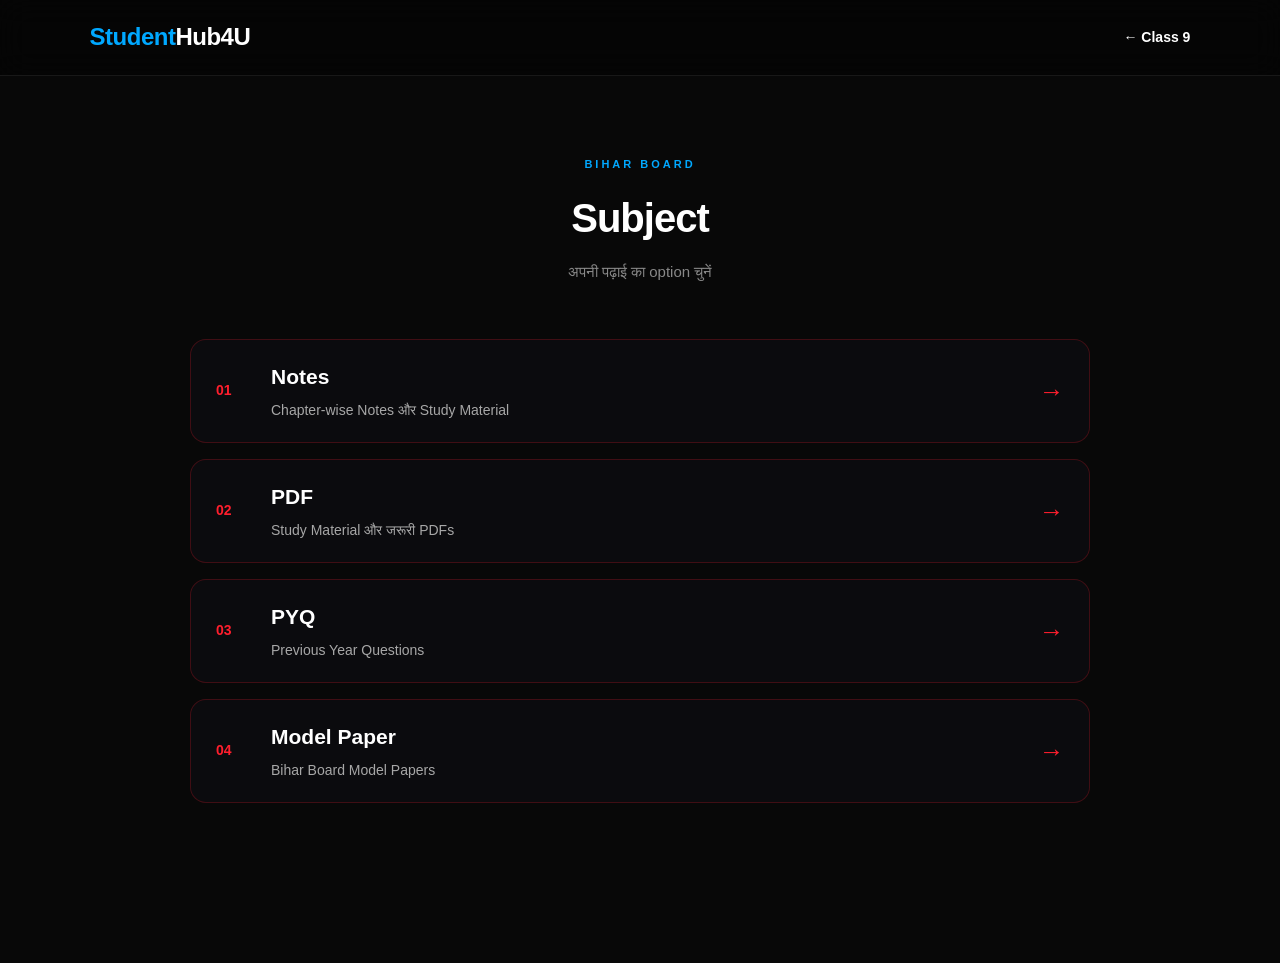
<file: subject.html>
<!DOCTYPE html>
<html lang="hi">

<head>
    <meta charset="UTF-8">
    <meta name="viewport" content="width=device-width, initial-scale=1.0">

    <title>Subject - StudentHub4U</title>

    <link rel="stylesheet" href="style.css">
</head>

<body>

    <!-- HEADER -->
    <header class="header">

        <div class="logo">
            <span>Student</span>Hub4U
        </div>

        <a href="class9.html" class="back-link">
            ← Class 9
        </a>

    </header>


    <!-- MAIN -->
    <main>

        <section class="boards-section class-page">

            <div class="section-heading">

                <span id="boardName">
                    BIHAR BOARD
                </span>

                <h2 id="subjectName">
                    Subject
                </h2>

                <p>
                    अपनी पढ़ाई का option चुनें
                </p>

            </div>


            <!-- OPTIONS -->
            <div class="subject-options">


                <!-- NOTES -->
                <a href="#"
                   id="notesLink"
                   class="subject-option">

                    <div class="option-number">
                        01
                    </div>

                    <div class="option-content">

                        <h3>Notes</h3>

                        <p>
                            Chapter-wise Notes और Study Material
                        </p>

                    </div>

                    <div class="option-arrow">
                        →
                    </div>

                </a>


                <!-- PDF -->
                <a href="#"
                   onclick="comingSoon(event)"
                   class="subject-option">

                    <div class="option-number">
                        02
                    </div>

                    <div class="option-content">

                        <h3>PDF</h3>

                        <p>
                            Study Material और जरूरी PDFs
                        </p>

                    </div>

                    <div class="option-arrow">
                        →
                    </div>

                </a>


                <!-- PYQ -->
                <a href="#"
                   onclick="comingSoon(event)"
                   class="subject-option">

                    <div class="option-number">
                        03
                    </div>

                    <div class="option-content">

                        <h3>PYQ</h3>

                        <p>
                            Previous Year Questions
                        </p>

                    </div>

                    <div class="option-arrow">
                        →
                    </div>

                </a>


                <!-- MODEL PAPER -->
                <a href="#"
                   onclick="comingSoon(event)"
                   class="subject-option">

                    <div class="option-number">
                        04
                    </div>

                    <div class="option-content">

                        <h3>Model Paper</h3>

                        <p>
                            Bihar Board Model Papers
                        </p>

                    </div>

                    <div class="option-arrow">
                        →
                    </div>

                </a>

            </div>

        </section>

    </main>


    <script>

        // URL से Subject लेना
        const params =
            new URLSearchParams(window.location.search);

        const subjectFromURL =
            params.get("subject");


        // Subject save करना
        if (subjectFromURL) {

            localStorage.setItem(
                "selectedSubject",
                subjectFromURL
            );

        }


        // Saved Subject
        const subject =
            localStorage.getItem("selectedSubject");


        // Board
        const board =
            localStorage.getItem("selectedBoard");


        // Board दिखाना
        if (board) {

            document.getElementById(
                "boardName"
            ).textContent =
                board.toUpperCase();

        }


        // Subject दिखाना
        if (subject) {

            document.getElementById(
                "subjectName"
            ).textContent =
                subject;

        }


        // -----------------------------
        // NOTES LINK AUTOMATIC
        // -----------------------------

        if (subject) {

            document.getElementById(
                "notesLink"
            ).href =
                "notes-subject.html?subject=" +
                encodeURIComponent(subject);

        }


        // -----------------------------
        // COMING SOON
        // -----------------------------

        function comingSoon(event) {

            event.preventDefault();

            alert(
                "Coming Soon!\n\n" +
                "Ye section abhi develop ho raha hai."
            );

        }

    </script>


    <style>

        /* SUBJECT OPTIONS */

        .subject-options {

            width: 100%;
            max-width: 900px;

            margin: 35px auto 60px;

            display: flex;
            flex-direction: column;

            gap: 16px;

        }


        .subject-option {

            position: relative;

            display: flex;
            align-items: center;

            min-height: 95px;

            padding: 20px 25px;

            text-decoration: none;

            color: #ffffff;

            background:
                rgba(12, 12, 15, 0.88);

            border:
                1px solid
                rgba(255, 30, 45, 0.22);

            border-radius: 16px;

            overflow: hidden;

            transition:
                transform 0.3s ease,
                border-color 0.3s ease,
                box-shadow 0.3s ease;

        }


        .subject-option:hover {

            transform: translateX(7px);

            border-color:
                rgba(255, 30, 45, 0.8);

            box-shadow:
                0 0 20px
                rgba(255, 30, 45, 0.12);

        }


        .option-number {

            min-width: 55px;

            font-size: 14px;

            font-weight: 700;

            color: #ff1e2d;

        }


        .option-content {

            flex: 1;

        }


        .option-content h3 {

            margin:
                0 0 6px;

            font-size: 21px;

        }


        .option-content p {

            margin: 0;

            color: #a7a7a7;

            font-size: 14px;

        }


        .option-arrow {

            font-size: 25px;

            color: #ff1e2d;

            margin-left: 15px;

        }


        @media (max-width: 600px) {

            .subject-option {

                min-height: 85px;

                padding: 16px;

            }


            .option-content h3 {

                font-size: 18px;

            }


            .option-content p {

                font-size: 13px;

            }


            .option-number {

                min-width: 45px;

            }

        }

    </style>

</body>

</html>
</file>
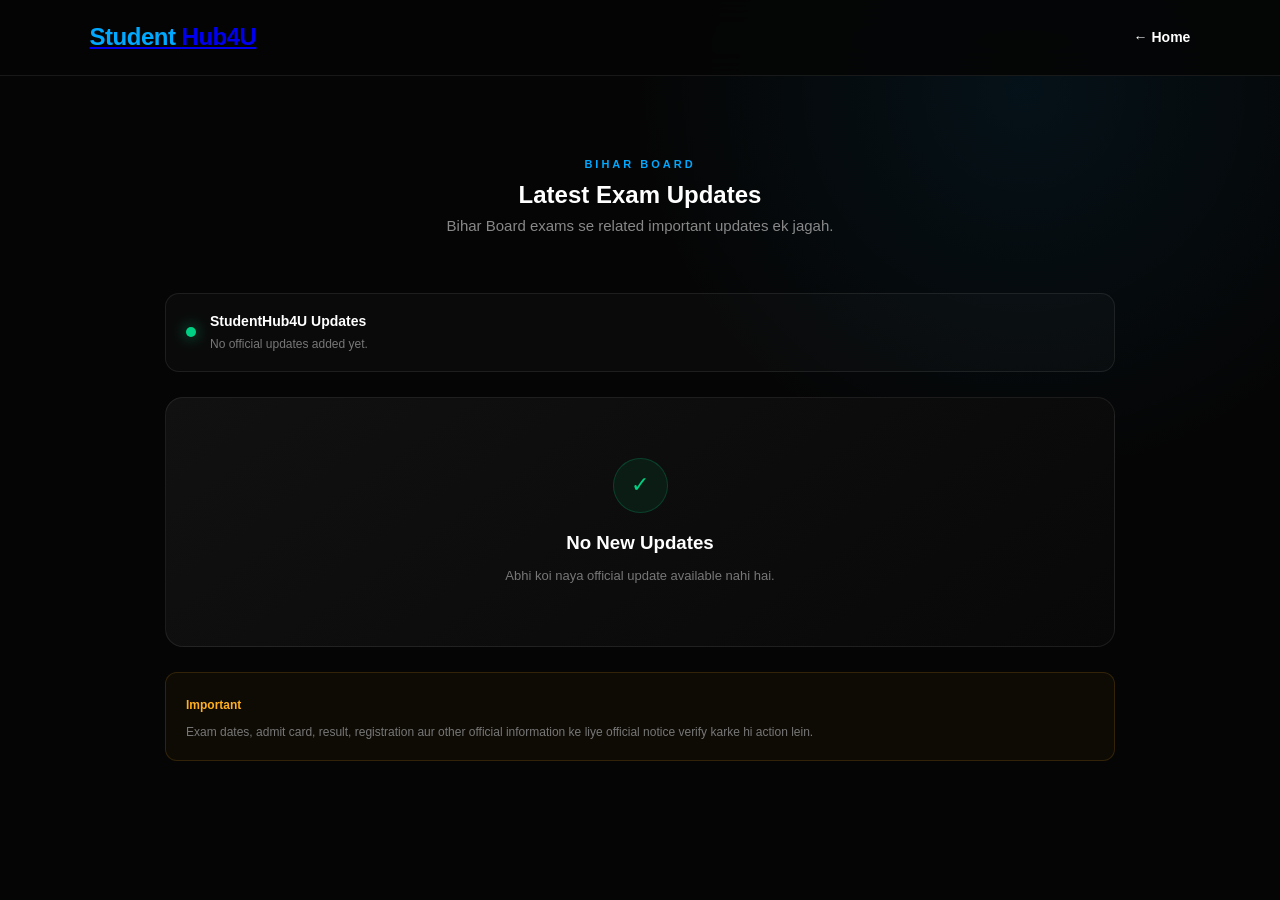
<file: updates.html>
<!DOCTYPE html>
<html lang="hi">

<head>

    <meta charset="UTF-8">

    <meta
        name="viewport"
        content="width=device-width, initial-scale=1.0"
    >

    <meta
        name="description"
        content="StudentHub4U Latest Bihar Board Exam Updates"
    >

    <title>Exam Updates - StudentHub4U</title>

    <link
        rel="stylesheet"
        href="style.css"
    >

</head>


<body>


    <!-- HEADER -->

    <header class="header">

        <a
            href="index.html"
            class="logo"
        >

            <span>
                Student
            </span>Hub4U

        </a>


        <a
            href="index.html"
            class="back-link"
        >
            ← Home
        </a>

    </header>



    <!-- MAIN -->

    <main>


        <section class="updates-page">


            <!-- PAGE HEADING -->

            <div class="section-heading">

                <span>
                    BIHAR BOARD
                </span>

                <h1>
                    Latest Exam Updates
                </h1>

                <p>
                    Bihar Board exams se related
                    important updates ek jagah.
                </p>

            </div>



            <!-- UPDATE STATUS -->

            <div class="update-status">

                <div class="status-dot"></div>

                <div>

                    <strong>
                        StudentHub4U Updates
                    </strong>

                    <span id="lastUpdated">
                        Checking latest updates...
                    </span>

                </div>

            </div>



            <!-- UPDATE LIST -->

            <div
                class="updates-list"
                id="updatesList"
            ></div>



            <!-- EMPTY MESSAGE -->

            <div
                class="no-updates"
                id="noUpdates"
                style="display:none;"
            >

                <div class="no-updates-icon">
                    ✓
                </div>

                <h3>
                    No New Updates
                </h3>

                <p>
                    Abhi koi naya official update
                    available nahi hai.
                </p>

            </div>



            <!-- FOOTER NOTE -->

            <div class="updates-note">

                <strong>
                    Important
                </strong>

                <p>
                    Exam dates, admit card, result,
                    registration aur other official
                    information ke liye official notice
                    verify karke hi action lein.
                </p>

            </div>


        </section>

    </main>



    <!-- JAVASCRIPT -->

    <script src="updates.js"></script>

</body>

</html>
</file>
<file: style.css>
/* =========================
   STUDENTHUB4U
   PREMIUM DESIGN
========================= */

* {
    margin: 0;
    padding: 0;
    box-sizing: border-box;
}

html {
    scroll-behavior: smooth;
}

body {
    font-family: Arial, Helvetica, sans-serif;
    background: #050505;
    color: #ffffff;
    line-height: 1.6;
}


/* =========================
   HEADER
========================= */

.header {
    width: 100%;
    height: 76px;

    display: flex;
    align-items: center;
    justify-content: space-between;

    padding: 0 7%;

    background: rgba(5, 5, 5, 0.88);

    border-bottom: 1px solid rgba(255, 255, 255, 0.08);

    position: fixed;
    top: 0;
    left: 0;

    z-index: 1000;

    backdrop-filter: blur(15px);
}


/* LOGO */

.logo {
    font-size: 24px;
    font-weight: 800;
    letter-spacing: -0.5px;
}

.logo span {
    color: #00a8ff;
}


/* NAVIGATION */

.navbar {
    display: flex;
    gap: 35px;
}

.navbar a {
    color: #cccccc;
    text-decoration: none;

    font-size: 14px;
    font-weight: 600;

    transition: 0.3s;
}

.navbar a:hover {
    color: #00a8ff;
}


/* MENU BUTTON */

.menu-btn {
    display: none;

    border: none;
    background: transparent;

    color: white;

    font-size: 28px;

    cursor: pointer;
}


/* =========================
   MOBILE MENU
========================= */

.mobile-menu {
    position: fixed;

    top: 0;
    right: -100%;

    width: 280px;
    height: 100vh;

    background: #0a0a0a;

    z-index: 2000;

    padding: 100px 30px;

    display: flex;
    flex-direction: column;
    gap: 25px;

    transition: 0.4s;

    border-left: 1px solid rgba(255,255,255,0.08);
}

.mobile-menu.active {
    right: 0;
}

.mobile-menu a {
    color: white;

    text-decoration: none;

    font-size: 17px;
}

.close-btn {
    position: absolute;

    top: 25px;
    right: 25px;

    background: transparent;

    border: none;

    color: white;

    font-size: 30px;

    cursor: pointer;
}


/* =========================
   HERO
========================= */

.hero {
    min-height: 100vh;

    display: flex;
    align-items: center;

    padding: 130px 7% 80px;

    position: relative;

    overflow: hidden;

    background:
        radial-gradient(
            circle at 80% 30%,
            rgba(0, 168, 255, 0.13),
            transparent 30%
        ),
        radial-gradient(
            circle at 20% 70%,
            rgba(0, 100, 255, 0.08),
            transparent 30%
        ),
        #050505;
}


/* subtle premium grid */

.hero::before {
    content: "";

    position: absolute;

    inset: 0;

    background-image:
        linear-gradient(
            rgba(255,255,255,0.025) 1px,
            transparent 1px
        ),
        linear-gradient(
            90deg,
            rgba(255,255,255,0.025) 1px,
            transparent 1px
        );

    background-size: 70px 70px;

    pointer-events: none;
}


.hero-content {
    max-width: 850px;

    position: relative;

    z-index: 2;
}


.small-title {
    display: inline-block;

    color: #00a8ff;

    font-size: 12px;

    font-weight: 700;

    letter-spacing: 3px;

    margin-bottom: 20px;
}


.hero h1 {
    font-size: clamp(45px, 7vw, 85px);

    line-height: 1.05;

    font-weight: 800;

    letter-spacing: -3px;

    margin-bottom: 25px;
}

.hero h1 span {
    display: block;

    background: linear-gradient(
        90deg,
        #00a8ff,
        #70d7ff
    );

    -webkit-background-clip: text;
    -webkit-text-fill-color: transparent;
}


.hero p {
    max-width: 650px;

    color: #a7a7a7;

    font-size: 17px;

    margin-bottom: 35px;
}


/* BUTTONS */

.hero-buttons {
    display: flex;
    gap: 15px;

    flex-wrap: wrap;
}

.primary-btn,
.secondary-btn {
    display: inline-block;

    padding: 14px 25px;

    border-radius: 8px;

    text-decoration: none;

    font-size: 14px;

    font-weight: 700;

    transition: 0.3s;
}


.primary-btn {
    background: #00a8ff;

    color: #00111a;

    box-shadow:
        0 0 25px rgba(0, 168, 255, 0.18);
}

.primary-btn:hover {
    transform: translateY(-3px);

    box-shadow:
        0 0 35px rgba(0, 168, 255, 0.35);
}


.secondary-btn {
    color: white;

    border: 1px solid rgba(255,255,255,0.15);

    background: rgba(255,255,255,0.03);
}

.secondary-btn:hover {
    border-color: #00a8ff;

    background: rgba(0,168,255,0.08);
}


/* =========================
   COMMON SECTION
========================= */

.boards-section,
.features-section,
.support-section {
    padding: 100px 7%;
}


.section-heading {
    text-align: center;

    max-width: 700px;

    margin: 0 auto 55px;
}

.section-heading span {
    color: #00a8ff;

    font-size: 11px;

    font-weight: 700;

    letter-spacing: 3px;
}

.section-heading h2 {
    font-size: 40px;

    margin: 10px 0;

    letter-spacing: -1px;
}

.section-heading p {
    color: #888;

    font-size: 15px;
}


/* =========================
   BOARDS
========================= */

.boards-section {
    background: #080808;
}

.board-container {
    max-width: 1000px;

    margin: auto;

    display: grid;

    grid-template-columns: repeat(2, 1fr);

    gap: 20px;
}


.board-card {
    display: flex;

    align-items: center;

    gap: 18px;

    padding: 25px;

    background:
        linear-gradient(
            145deg,
            #111111,
            #090909
        );

    border: 1px solid rgba(255,255,255,0.08);

    border-radius: 14px;

    cursor: pointer;

    transition: 0.3s;
}

.board-card:hover {
    transform: translateY(-5px);

    border-color: rgba(0,168,255,0.5);

    box-shadow:
        0 15px 40px rgba(0,0,0,0.45);
}


.board-icon {
    width: 55px;
    height: 55px;

    display: flex;

    align-items: center;
    justify-content: center;

    border-radius: 12px;

    background:
        linear-gradient(
            135deg,
            #00a8ff,
            #0066aa
        );

    color: white;

    font-size: 22px;

    font-weight: 800;
}


.board-card h3 {
    font-size: 18px;
}

.board-card p {
    color: #777;

    font-size: 13px;
}

.arrow {
    margin-left: auto;

    color: #777;

    font-size: 22px;

    transition: 0.3s;
}

.board-card:hover .arrow {
    color: #00a8ff;

    transform: translateX(5px);
}


/* =========================
   FEATURES
========================= */

.features-section {
    background: #050505;
}

.features-grid {
    max-width: 1100px;

    margin: auto;

    display: grid;

    grid-template-columns: repeat(4, 1fr);

    gap: 18px;
}


.feature-card {
    min-height: 220px;

    padding: 28px;

    background: #0b0b0b;

    border: 1px solid rgba(255,255,255,0.07);

    border-radius: 14px;

    transition: 0.3s;
}

.feature-card:hover {
    transform: translateY(-5px);

    border-color: rgba(0,168,255,0.4);
}


.feature-number {
    color: #00a8ff;

    font-size: 12px;

    font-weight: 700;

    margin-bottom: 35px;
}

.feature-card h3 {
    font-size: 19px;

    margin-bottom: 10px;
}

.feature-card p {
    color: #777;

    font-size: 13px;
}


/* =========================
   SUPPORT
========================= */

.support-section {
    background: #080808;
}


.support-box {
    max-width: 850px;

    margin: auto;

    text-align: center;

    padding: 70px 30px;

    border-radius: 20px;

    background:
        radial-gradient(
            circle at center,
            rgba(0,168,255,0.12),
            transparent 60%
        );

    border: 1px solid rgba(255,255,255,0.08);
}

.support-box > span {
    color: #00a8ff;

    font-size: 11px;

    letter-spacing: 3px;

    font-weight: 700;
}

.support-box h2 {
    font-size: 38px;

    margin: 12px 0;
}

.support-box p {
    color: #888;

    max-width: 600px;

    margin: 0 auto 25px;
}

.support-btn {
    padding: 13px 24px;

    border: none;

    border-radius: 7px;

    background: #00a8ff;

    color: #00111a;

    font-weight: 700;

    cursor: pointer;
}


/* =========================
   FOOTER
========================= */

.footer {
    padding: 35px 7%;

    display: flex;

    justify-content: space-between;

    align-items: center;

    border-top: 1px solid rgba(255,255,255,0.07);

    background: #030303;
}

.footer p {
    color: #666;

    font-size: 12px;
}


/* =========================
   MOBILE
========================= */

@media (max-width: 850px) {

    .navbar {
        display: none;
    }

    .menu-btn {
        display: block;
    }

    .board-container {
        grid-template-columns: 1fr;
    }

    .features-grid {
        grid-template-columns: repeat(2, 1fr);
    }

    .hero h1 {
        letter-spacing: -2px;
    }

}


@media (max-width: 550px) {

    .header {
        padding: 0 5%;
    }

    .logo {
        font-size: 20px;
    }

    .hero {
        padding-left: 5%;
        padding-right: 5%;
    }

    .hero h1 {
        font-size: 45px;
    }

    .hero p {
        font-size: 15px;
    }

    .boards-section,
    .features-section,
    .support-section {
        padding-left: 5%;
        padding-right: 5%;
    }

    .section-heading h2 {
        font-size: 30px;
    }

    .features-grid {
        grid-template-columns: 1fr;
    }

    .footer {
        flex-direction: column;

        gap: 15px;

        text-align: center;
    }

}/* =========================
   CLASS 9 SUBJECTS
========================= */

.back-link {
    color: #ffffff;
    text-decoration: none;
    font-size: 14px;
    font-weight: 600;
}

.back-link:hover {
    color: #00a8ff;
}


.board-page,
.class-page {
    min-height: 100vh;
    padding-top: 150px;
}


.subject-grid {
    max-width: 1100px;
    margin: auto;

    display: grid;
    grid-template-columns: repeat(3, 1fr);

    gap: 20px;
}


.subject-card {
    position: relative;

    padding: 30px;

    min-height: 190px;

    background: linear-gradient(
        145deg,
        #111111,
        #080808
    );

    border: 1px solid rgba(255,255,255,0.08);

    border-radius: 16px;

    cursor: pointer;

    transition: 0.3s;
}


.subject-card:hover {
    transform: translateY(-6px);

    border-color: rgba(0,168,255,0.5);

    box-shadow:
        0 15px 40px rgba(0,0,0,0.45);
}


.subject-icon {
    width: 52px;
    height: 52px;

    display: flex;
    align-items: center;
    justify-content: center;

    margin-bottom: 25px;

    border-radius: 12px;

    background: linear-gradient(
        135deg,
        #00a8ff,
        #0066aa
    );

    color: #ffffff;

    font-size: 17px;
    font-weight: 800;
}


.subject-card h3 {
    font-size: 20px;
    margin-bottom: 5px;
}


.subject-card p {
    color: #777777;
    font-size: 13px;
}


.subject-card > span {
    position: absolute;

    right: 25px;
    bottom: 25px;

    color: #777777;

    font-size: 22px;

    transition: 0.3s;
}


.subject-card:hover > span {
    color: #00a8ff;
    transform: translateX(5px);
}


@media (max-width: 800px) {

    .subject-grid {
        grid-template-columns: repeat(2, 1fr);
    }

}


@media (max-width: 550px) {

    .subject-grid {
        grid-template-columns: 1fr;
    }

}/* =========================
   QUIZ
========================= */

.quiz-section {
    min-height: 100vh;

    padding: 140px 7% 80px;

    display: flex;

    align-items: center;

    justify-content: center;

    background:
        radial-gradient(
            circle at center,
            rgba(0, 168, 255, 0.08),
            transparent 55%
        ),
        #050505;
}


.quiz-box {
    width: 100%;

    max-width: 850px;

    padding: 35px;

    background:
        linear-gradient(
            145deg,
            #111111,
            #080808
        );

    border: 1px solid rgba(255,255,255,0.08);

    border-radius: 18px;

    box-shadow:
        0 20px 60px rgba(0,0,0,0.5);
}


.quiz-top {
    display: flex;

    justify-content: space-between;

    gap: 20px;

    margin-bottom: 25px;

    color: #00a8ff;

    font-size: 13px;

    font-weight: 700;
}


.quiz-box h1 {
    font-size: 28px;

    margin-bottom: 30px;
}


.question {
    padding: 25px;

    margin-bottom: 20px;

    background: #0d0d0d;

    border: 1px solid rgba(255,255,255,0.07);

    border-radius: 12px;

    font-size: 20px;

    font-weight: 600;
}


.options {
    display: grid;

    gap: 12px;
}


.quiz-option {
    width: 100%;

    padding: 16px 18px;

    text-align: left;

    background: #101010;

    color: #ffffff;

    border: 1px solid rgba(255,255,255,0.1);

    border-radius: 10px;

    cursor: pointer;

    font-size: 15px;

    transition: 0.2s;
}


.quiz-option:hover:not(:disabled) {
    border-color: #00a8ff;

    background: rgba(0,168,255,0.06);
}


.quiz-option.correct {
    background: #0b7a3b;

    border-color: #19d66b;

    color: #ffffff;
}


.quiz-option.wrong {
    background: #9b1c1c;

    border-color: #ff4545;

    color: #ffffff;
}


.quiz-option:disabled {
    cursor: default;
}


.quiz-bottom {
    display: flex;

    align-items: center;

    justify-content: space-between;

    gap: 20px;

    margin-top: 25px;
}


#score {
    color: #aaaaaa;

    font-size: 14px;

    font-weight: 700;
}


#nextButton:disabled {
    opacity: 0.45;

    cursor: not-allowed;
}


.quiz-result {
    text-align: center;

    padding: 40px 20px;
}


.quiz-result h2 {
    margin-bottom: 15px;
}


.quiz-result strong {
    display: block;

    color: #00a8ff;

    font-size: 50px;

    margin-bottom: 10px;
}


.quiz-result p {
    color: #888888;
}


@media (max-width: 550px) {

    .quiz-section {
        padding-left: 5%;

        padding-right: 5%;
    }


    .quiz-box {
        padding: 22px;
    }


    .quiz-top {
        flex-direction: column;

        gap: 8px;
    }


    .question {
        font-size: 17px;
    }


    .quiz-bottom {
        flex-direction: column;

        align-items: stretch;
    }

}/* =====================================================
   STUDENTHUB4U PREMIUM BOARD DESIGN
   ===================================================== */


/* PREMIUM BIHAR BOARD */

.premium-board-container {
    width: 100%;
    max-width: 900px;
    margin: 50px auto 0;
}


.premium-board-card {
    position: relative;
    min-height: 190px;

    display: flex;
    align-items: center;

    padding: 35px 40px;

    text-decoration: none;
    color: #ffffff;

    overflow: hidden;

    border-radius: 22px;

    background:
        linear-gradient(
            135deg,
            #161616,
            #080808
        );

    border: 1px solid rgba(255, 255, 255, 0.10);

    box-shadow:
        0 20px 60px rgba(0, 0, 0, 0.55),
        inset 0 1px 0 rgba(255, 255, 255, 0.06);

    transition:
        transform 0.35s ease,
        border-color 0.35s ease,
        box-shadow 0.35s ease;
}


.premium-board-card:hover {

    transform: translateY(-7px);

    border-color: rgba(0, 200, 255, 0.65);

    box-shadow:
        0 25px 70px rgba(0, 0, 0, 0.70),
        0 0 35px rgba(0, 180, 255, 0.12);

}


.premium-board-glow {

    position: absolute;

    width: 250px;
    height: 250px;

    left: -80px;
    top: -100px;

    background:
        radial-gradient(
            circle,
            rgba(0, 180, 255, 0.25),
            transparent 70%
        );

    pointer-events: none;

}


.premium-board-icon {

    position: relative;

    width: 90px;
    height: 90px;

    flex-shrink: 0;

    display: flex;
    align-items: center;
    justify-content: center;

    border-radius: 22px;

    font-size: 42px;
    font-weight: 900;

    color: #ffffff;

    background:
        linear-gradient(
            145deg,
            #111111,
            #050505
        );

    border: 1px solid rgba(0, 200, 255, 0.45);

    box-shadow:
        0 0 30px rgba(0, 180, 255, 0.15),
        inset 0 0 20px rgba(0, 180, 255, 0.06);

}


.premium-board-content {

    position: relative;

    margin-left: 28px;

    flex: 1;

}


.premium-board-content span {

    font-size: 11px;

    letter-spacing: 2px;

    color: #00c8ff;

    font-weight: 700;

}


.premium-board-content h3 {

    margin: 8px 0;

    font-size: 30px;

    font-weight: 800;

}


.premium-board-content p {

    margin: 0;

    color: #9b9b9b;

    font-size: 15px;

}


.premium-board-arrow {

    position: relative;

    width: 52px;
    height: 52px;

    display: flex;
    align-items: center;
    justify-content: center;

    border-radius: 50%;

    font-size: 25px;

    color: #ffffff;

    background:
        rgba(255, 255, 255, 0.05);

    border: 1px solid rgba(255, 255, 255, 0.12);

    transition: 0.3s;

}


.premium-board-card:hover .premium-board-arrow {

    color: #00c8ff;

    border-color: rgba(0, 200, 255, 0.5);

    transform: translateX(5px);

}


/* =====================================================
   PREMIUM CLASS CARDS
   ===================================================== */


.board-page .board-container {

    display: grid;

    grid-template-columns:
        repeat(2, minmax(0, 1fr));

    gap: 22px;

    max-width: 1000px;

    margin: 50px auto 0;

}


.premium-class-card {

    position: relative;

    min-height: 170px;

    display: flex;

    align-items: center;

    padding: 28px;

    text-decoration: none;

    color: #ffffff;

    overflow: hidden;

    border-radius: 20px;

    background:
        linear-gradient(
            145deg,
            #151515,
            #080808
        );

    border: 1px solid rgba(255, 255, 255, 0.09);

    box-shadow:
        0 15px 45px rgba(0, 0, 0, 0.45);

    transition:
        0.35s ease;
}


.premium-class-card:not(.coming-soon):hover {

    transform: translateY(-6px);

    border-color:
        rgba(0, 200, 255, 0.55);

    box-shadow:
        0 20px 55px rgba(0, 0, 0, 0.65),
        0 0 30px rgba(0, 180, 255, 0.10);

}


.class-number {

    width: 72px;
    height: 72px;

    flex-shrink: 0;

    display: flex;
    align-items: center;
    justify-content: center;

    border-radius: 18px;

    font-size: 24px;
    font-weight: 900;

    color: #ffffff;

    background:
        linear-gradient(
            145deg,
            #111111,
            #050505
        );

    border: 1px solid rgba(0, 200, 255, 0.30);

}


.class-info {

    margin-left: 20px;

    flex: 1;

}


.class-info span {

    font-size: 10px;

    letter-spacing: 1.8px;

    color: #00c8ff;

    font-weight: 700;

}


.class-info h3 {

    margin: 6px 0;

    font-size: 25px;

}


.class-info p {

    margin: 0;

    color: #8d8d8d;

    font-size: 14px;

}


.class-arrow {

    width: 45px;
    height: 45px;

    display: flex;
    align-items: center;
    justify-content: center;

    border-radius: 50%;

    font-size: 22px;

    color: #ffffff;

    background:
        rgba(255, 255, 255, 0.04);

    border: 1px solid rgba(255, 255, 255, 0.10);

}


.premium-class-card:hover .class-arrow {

    color: #00c8ff;

    border-color:
        rgba(0, 200, 255, 0.45);

}


/* COMING SOON */

.premium-class-card.coming-soon {

    opacity: 0.55;

    cursor: default;

}


.premium-class-card.coming-soon .class-number {

    border-color:
        rgba(255, 255, 255, 0.12);

}


.premium-class-card.coming-soon .class-info span {

    color: #777777;

}


.coming-badge {

    padding: 8px 12px;

    border-radius: 50px;

    font-size: 9px;

    font-weight: 800;

    letter-spacing: 1px;

    color: #888888;

    border: 1px solid rgba(255, 255, 255, 0.10);

    background:
        rgba(255, 255, 255, 0.03);

}


/* =====================================================
   MOBILE
   ===================================================== */

@media (max-width: 700px) {

    .premium-board-card {

        padding: 25px;

        min-height: 160px;

    }


    .premium-board-icon {

        width: 65px;
        height: 65px;

        font-size: 30px;

        border-radius: 17px;

    }


    .premium-board-content {

        margin-left: 17px;

    }


    .premium-board-content h3 {

        font-size: 22px;

    }


    .premium-board-content p {

        font-size: 12px;

    }


    .premium-board-arrow {

        width: 42px;
        height: 42px;

    }


    .board-page .board-container {

        grid-template-columns: 1fr;

    }


    .premium-class-card {

        min-height: 145px;

        padding: 22px;

    }


    .class-number {

        width: 60px;
        height: 60px;

        font-size: 20px;

    }


    .class-info {

        margin-left: 15px;

    }


    .class-info h3 {

        font-size: 21px;

    }


    .class-info p {

        font-size: 12px;

    }

}/* =====================================================
   STUDENTHUB4U - FULL RESPONSIVE DESIGN
   MOBILE + TABLET + LAPTOP + PC
   ===================================================== */


/* ---------- GLOBAL RESPONSIVE FIX ---------- */

html {
    width: 100%;
    overflow-x: hidden;
}


body {
    width: 100%;
    max-width: 100%;
    overflow-x: hidden;
}


img {
    max-width: 100%;
    height: auto;
}


/* ---------- HEADER ---------- */

.header {
    width: 100%;
    box-sizing: border-box;
}


/* ---------- HERO ---------- */

.hero {
    width: 100%;
    box-sizing: border-box;
}


.hero-content {
    width: 100%;
    max-width: 1100px;
    box-sizing: border-box;
}


/* ---------- SECTIONS ---------- */

.boards-section,
.features-section,
.support-section {
    width: 100%;
    box-sizing: border-box;
}


.section-heading {
    width: 100%;
    max-width: 900px;
    margin-left: auto;
    margin-right: auto;
    box-sizing: border-box;
}


/* =====================================================
   PREMIUM BIHAR BOARD
   ===================================================== */

.premium-board-container {
    width: 100%;
    max-width: 900px;
    margin: 50px auto 0;
    padding: 0 20px;
    box-sizing: border-box;
}


.premium-board-card {
    width: 100%;
    min-height: 190px;
    box-sizing: border-box;

    display: flex;
    align-items: center;

    padding: 35px 40px;

    border-radius: 22px;
}


/* =====================================================
   CLASS CARDS - PC
   ===================================================== */

.board-page .board-container {

    width: 100%;
    max-width: 1000px;

    margin: 50px auto 0;

    padding: 0 20px;

    box-sizing: border-box;

    display: grid;

    grid-template-columns:
        repeat(2, minmax(0, 1fr));

    gap: 22px;
}


.premium-class-card {
    width: 100%;
    box-sizing: border-box;
}


/* =====================================================
   TABLET
   ===================================================== */

@media (max-width: 900px) {

    .navbar {
        gap: 18px;
    }


    .hero-content {
        padding-left: 30px;
        padding-right: 30px;
    }


    .features-grid {
        grid-template-columns:
            repeat(2, minmax(0, 1fr));
    }


    .premium-board-card {
        padding: 30px;
    }

}


/* =====================================================
   MOBILE
   ===================================================== */

@media (max-width: 700px) {


    /* ---------- HEADER ---------- */

    .header {
        min-height: 70px;
        padding: 0 18px;
    }


    .navbar {
        display: none;
    }


    .menu-btn {
        display: flex;
        align-items: center;
        justify-content: center;

        width: 44px;
        height: 44px;

        flex-shrink: 0;
    }


    .logo {
        font-size: 22px;
    }


    /* ---------- HERO ---------- */

    .hero {
        min-height: 620px;

        display: flex;
        align-items: center;

        padding: 90px 18px 60px;

        box-sizing: border-box;
    }


    .hero-content {
        width: 100%;

        padding: 0;

        text-align: center;
    }


    .small-title {
        font-size: 10px;
        letter-spacing: 2px;
    }


    .hero h1 {
        font-size: clamp(36px, 10vw, 58px);
        line-height: 1.05;

        margin-top: 15px;
    }


    .hero p {
        width: 100%;

        max-width: 500px;

        margin: 22px auto 0;

        font-size: 14px;

        line-height: 1.7;
    }


    /* ---------- HERO BUTTONS ---------- */

    .hero-buttons {

        width: 100%;

        display: flex;

        flex-direction: column;

        gap: 12px;

        margin-top: 30px;
    }


    .hero-buttons a {

        width: 100%;

        min-height: 52px;

        display: flex;

        align-items: center;

        justify-content: center;

        box-sizing: border-box;
    }


    /* ---------- SECTION ---------- */

    .boards-section,
    .features-section,
    .support-section {

        padding-left: 18px;
        padding-right: 18px;

        box-sizing: border-box;
    }


    .section-heading {

        padding-left: 0;
        padding-right: 0;

        text-align: center;
    }


    .section-heading h2 {

        font-size: 30px;

        line-height: 1.15;
    }


    .section-heading p {

        font-size: 13px;

        line-height: 1.6;
    }


    /* ---------- BIHAR BOARD ---------- */

    .premium-board-container {

        width: 100%;

        padding: 0;

        margin-top: 35px;
    }


    .premium-board-card {

        width: 100%;

        min-height: 150px;

        padding: 22px 18px;

        border-radius: 18px;
    }


    .premium-board-icon {

        width: 62px;
        height: 62px;

        border-radius: 16px;

        font-size: 28px;

        flex-shrink: 0;
    }


    .premium-board-content {

        min-width: 0;

        margin-left: 15px;
    }


    .premium-board-content span {

        font-size: 8px;

        letter-spacing: 1px;

        white-space: nowrap;
    }


    .premium-board-content h3 {

        font-size: 20px;

        line-height: 1.2;

        margin: 6px 0;
    }


    .premium-board-content p {

        font-size: 11px;

        white-space: nowrap;
    }


    .premium-board-arrow {

        width: 38px;
        height: 38px;

        flex-shrink: 0;

        font-size: 18px;
    }


    /* ---------- FEATURES ---------- */

    .features-grid {

        width: 100%;

        display: grid;

        grid-template-columns: 1fr;

        gap: 15px;
    }


    .feature-card {

        width: 100%;

        box-sizing: border-box;

        padding: 24px 20px;
    }


    /* ---------- CLASS PAGE ---------- */

    .board-page {

        padding-top: 110px;
    }


    .board-page .board-container {

        width: 100%;

        padding: 0;

        margin-top: 35px;

        grid-template-columns: 1fr;

        gap: 15px;
    }


    .premium-class-card {

        width: 100%;

        min-height: 135px;

        padding: 20px;

        border-radius: 17px;
    }


    .class-number {

        width: 58px;
        height: 58px;

        flex-shrink: 0;

        border-radius: 15px;

        font-size: 20px;
    }


    .class-info {

        min-width: 0;

        margin-left: 14px;
    }


    .class-info span {

        font-size: 8px;

        letter-spacing: 1px;
    }


    .class-info h3 {

        font-size: 20px;

        line-height: 1.2;

        margin: 5px 0;
    }


    .class-info p {

        font-size: 11px;

        line-height: 1.4;
    }


    .class-arrow {

        width: 38px;
        height: 38px;

        flex-shrink: 0;

        font-size: 18px;
    }


    .coming-badge {

        padding: 6px 8px;

        font-size: 7px;

        flex-shrink: 0;
    }


    /* ---------- SUPPORT ---------- */

    .support-box {

        width: 100%;

        box-sizing: border-box;

        padding: 35px 20px;
    }


    .support-box h2 {

        font-size: 26px;

        line-height: 1.2;
    }


    .support-box p {

        font-size: 13px;

        line-height: 1.6;
    }


    .support-btn {

        width: 100%;

        box-sizing: border-box;

        min-height: 50px;

        display: flex;

        align-items: center;

        justify-content: center;
    }


    /* ---------- FOOTER ---------- */

    .footer {

        padding-left: 18px;
        padding-right: 18px;

        text-align: center;
    }


}


/* =====================================================
   SMALL PHONES
   ===================================================== */

@media (max-width: 400px) {


    .header {
        padding: 0 14px;
    }


    .logo {
        font-size: 19px;
    }


    .menu-btn {
        width: 40px;
        height: 40px;
    }


    .hero {
        padding-left: 14px;
        padding-right: 14px;
    }


    .hero h1 {
        font-size: 34px;
    }


    .boards-section,
    .features-section,
    .support-section {

        padding-left: 14px;
        padding-right: 14px;
    }


    .premium-board-card {

        padding: 18px 14px;

        min-height: 135px;
    }


    .premium-board-icon {

        width: 55px;
        height: 55px;

        font-size: 24px;
    }


    .premium-board-content {

        margin-left: 11px;
    }


    .premium-board-content h3 {

        font-size: 18px;
    }


    .premium-board-content p {

        font-size: 9px;
    }


    .premium-board-arrow {

        width: 34px;
        height: 34px;

        font-size: 16px;
    }


    .premium-class-card {

        padding: 17px;

        min-height: 125px;
    }


    .class-number {

        width: 52px;
        height: 52px;

        font-size: 18px;
    }


    .class-info {

        margin-left: 11px;
    }


    .class-info h3 {

        font-size: 18px;
    }


    .class-info p {

        font-size: 10px;
    }


    .class-arrow {

        width: 34px;
        height: 34px;
    }

}/* =====================================================
   STUDENTHUB4U
   PREMIUM SIDE MENU + SETTINGS + DARK/LIGHT THEME
   ===================================================== */


/* =========================
   SIDE MENU BUTTON
========================= */

.menu-btn {
    position: relative;
    z-index: 1001;

    width: 46px;
    height: 46px;

    display: flex;
    align-items: center;
    justify-content: center;

    border: 1px solid rgba(255, 255, 255, 0.12);
    border-radius: 13px;

    background: rgba(255, 255, 255, 0.05);
    color: #ffffff;

    font-size: 23px;

    cursor: pointer;

    transition: 0.3s ease;

    flex-shrink: 0;
}


.menu-btn:hover {
    border-color: rgba(0, 200, 255, 0.55);

    color: #00c8ff;

    background: rgba(0, 200, 255, 0.08);

    box-shadow:
        0 0 22px rgba(0, 200, 255, 0.12);
}


/* =========================
   MENU OVERLAY
========================= */

.menu-overlay {
    position: fixed;

    inset: 0;

    z-index: 2000;

    background: rgba(0, 0, 0, 0.72);

    backdrop-filter: blur(5px);
    -webkit-backdrop-filter: blur(5px);

    opacity: 0;
    visibility: hidden;

    transition: 0.3s ease;
}


.menu-overlay.active {
    opacity: 1;
    visibility: visible;
}


/* =========================
   SIDE MENU
========================= */

.side-menu {
    position: fixed;

    top: 0;
    left: 0;

    z-index: 2001;

    width: 340px;
    max-width: 88vw;
    height: 100vh;

    box-sizing: border-box;

    padding: 24px 20px;

    background:
        linear-gradient(
            160deg,
            #111111 0%,
            #080808 55%,
            #050505 100%
        );

    border-right: 1px solid rgba(255, 255, 255, 0.09);

    box-shadow:
        20px 0 70px rgba(0, 0, 0, 0.65);

    transform: translateX(-105%);

    transition:
        transform 0.4s cubic-bezier(0.22, 1, 0.36, 1);

    overflow-y: auto;
}


.side-menu.active {
    transform: translateX(0);
}


/* =========================
   SIDE MENU HEADER
========================= */

.side-menu-header {
    display: flex;

    align-items: center;
    justify-content: space-between;

    padding-bottom: 22px;

    border-bottom:
        1px solid rgba(255, 255, 255, 0.08);
}


.side-logo {
    font-size: 22px;

    font-weight: 800;

    color: #ffffff;

    letter-spacing: -0.5px;
}


.side-logo span {
    color: #00c8ff;
}


.close-btn {
    width: 42px;
    height: 42px;

    display: flex;
    align-items: center;
    justify-content: center;

    border-radius: 12px;

    border: 1px solid rgba(255, 255, 255, 0.10);

    background: rgba(255, 255, 255, 0.05);

    color: #ffffff;

    font-size: 28px;

    cursor: pointer;

    transition: 0.3s ease;
}


.close-btn:hover {
    color: #ff4d5a;

    border-color:
        rgba(255, 77, 90, 0.40);

    background:
        rgba(255, 77, 90, 0.08);
}


/* =========================
   MENU LINKS
========================= */

.side-menu-links {
    margin-top: 24px;

    display: flex;

    flex-direction: column;

    gap: 8px;
}


.side-link {
    width: 100%;
    min-height: 54px;

    box-sizing: border-box;

    display: flex;

    align-items: center;

    gap: 14px;

    padding: 0 15px;

    border: 1px solid transparent;

    border-radius: 14px;

    background: transparent;

    color: #d7d7d7;

    text-decoration: none;

    font-family: inherit;

    font-size: 15px;

    font-weight: 600;

    cursor: pointer;

    transition: 0.3s ease;

    text-align: left;
}


.side-link:hover {
    color: #ffffff;

    background:
        rgba(0, 200, 255, 0.07);

    border-color:
        rgba(0, 200, 255, 0.16);

    transform: translateX(4px);
}


.side-icon {
    width: 34px;
    height: 34px;

    display: flex;

    align-items: center;
    justify-content: center;

    flex-shrink: 0;

    border-radius: 10px;

    background:
        rgba(255, 255, 255, 0.05);

    color: #00c8ff;

    font-size: 17px;
}


.side-link:hover .side-icon {
    background:
        rgba(0, 200, 255, 0.12);
}


.side-button {
    appearance: none;
}


.settings-arrow {
    margin-left: auto;

    color: #777777;

    font-size: 24px;

    transition: 0.3s ease;
}


.side-button:hover .settings-arrow {
    color: #00c8ff;

    transform: translateX(3px);
}


/* =========================
   SETTINGS PANEL
========================= */

.settings-panel {
    display: none;

    margin-top: 22px;
}


.settings-panel.active {
    display: block;
}


.settings-title {
    display: flex;

    align-items: center;

    gap: 12px;

    margin-bottom: 22px;
}


.settings-back {
    width: 38px;
    height: 38px;

    display: flex;
    align-items: center;
    justify-content: center;

    flex-shrink: 0;

    border-radius: 10px;

    border: 1px solid rgba(255, 255, 255, 0.10);

    background: rgba(255, 255, 255, 0.05);

    color: #ffffff;

    font-size: 20px;

    cursor: pointer;
}


.settings-title span {
    display: block;

    font-size: 9px;

    letter-spacing: 2px;

    color: #00c8ff;

    font-weight: 800;
}


.settings-title h3 {
    margin: 4px 0 0;

    color: #ffffff;

    font-size: 18px;
}


/* =========================
   SETTING BOX
========================= */

.setting-box {
    margin-bottom: 18px;

    padding: 16px;

    border-radius: 15px;

    background:
        rgba(255, 255, 255, 0.035);

    border: 1px solid
        rgba(255, 255, 255, 0.07);
}


.setting-heading {
    display: flex;

    align-items: center;
    justify-content: space-between;

    margin-bottom: 13px;
}


.setting-heading span {
    color: #ffffff;

    font-size: 14px;

    font-weight: 700;
}


.setting-heading small {
    color: #777777;

    font-size: 10px;
}


/* =========================
   THEME BUTTONS
========================= */

.theme-buttons {
    display: grid;

    grid-template-columns: 1fr 1fr;

    gap: 9px;
}


.theme-btn {
    min-height: 44px;

    border-radius: 11px;

    border: 1px solid
        rgba(255, 255, 255, 0.08);

    background:
        rgba(255, 255, 255, 0.035);

    color: #aaa;

    font-family: inherit;

    font-size: 12px;

    font-weight: 700;

    cursor: pointer;

    transition: 0.3s ease;
}


.theme-btn span {
    margin-right: 5px;
}


.theme-btn:hover {
    color: #ffffff;

    border-color:
        rgba(0, 200, 255, 0.35);
}


.theme-btn.active {
    color: #00c8ff;

    border-color:
        rgba(0, 200, 255, 0.50);

    background:
        rgba(0, 200, 255, 0.08);

    box-shadow:
        0 0 18px rgba(0, 200, 255, 0.08);
}


/* =========================
   TEXT SIZE
========================= */

.text-size-buttons {
    display: grid;

    grid-template-columns:
        repeat(3, 1fr);

    gap: 8px;
}


.text-size-buttons button {
    height: 43px;

    border-radius: 10px;

    border: 1px solid
        rgba(255, 255, 255, 0.08);

    background:
        rgba(255, 255, 255, 0.035);

    color: #aaaaaa;

    font-family: inherit;

    cursor: pointer;

    transition: 0.3s ease;
}


.text-size-buttons button:nth-child(1) {
    font-size: 12px;
}


.text-size-buttons button:nth-child(2) {
    font-size: 16px;
}


.text-size-buttons button:nth-child(3) {
    font-size: 20px;
}


.text-size-buttons button:hover,
.text-size-buttons button.active {
    color: #00c8ff;

    border-color:
        rgba(0, 200, 255, 0.45);

    background:
        rgba(0, 200, 255, 0.08);
}


/* =========================
   RESET
========================= */

.reset-settings {
    width: 100%;

    min-height: 45px;

    border-radius: 11px;

    border: 1px solid
        rgba(255, 255, 255, 0.08);

    background:
        rgba(255, 255, 255, 0.035);

    color: #aaa;

    font-family: inherit;

    font-size: 12px;

    font-weight: 700;

    cursor: pointer;

    transition: 0.3s ease;
}


.reset-settings:hover {
    color: #ff6570;

    border-color:
        rgba(255, 80, 90, 0.35);

    background:
        rgba(255, 80, 90, 0.06);
}


/* =========================
   SETTINGS INFO
========================= */

.settings-info {
    margin-top: 18px;

    padding: 17px;

    border-radius: 14px;

    background:
        linear-gradient(
            135deg,
            rgba(0, 200, 255, 0.07),
            rgba(255, 255, 255, 0.02)
        );

    border: 1px solid
        rgba(0, 200, 255, 0.12);
}


.settings-info span {
    color: #00c8ff;

    font-size: 9px;

    letter-spacing: 1.5px;

    font-weight: 800;
}


.settings-info p {
    margin: 7px 0 0;

    color: #888888;

    font-size: 11px;

    line-height: 1.5;
}


/* =========================
   MENU FOOTER
========================= */

.side-menu-footer {
    margin-top: 30px;

    padding-top: 20px;

    border-top:
        1px solid rgba(255, 255, 255, 0.07);
}


.support-menu-link {
    display: block;

    padding: 12px 14px;

    border-radius: 11px;

    color: #d0d0d0;

    background:
        rgba(255, 255, 255, 0.035);

    border: 1px solid
        rgba(255, 255, 255, 0.06);

    text-decoration: none;

    font-size: 12px;

    transition: 0.3s ease;
}


.support-menu-link:hover {
    color: #00c8ff;

    border-color:
        rgba(0, 200, 255, 0.25);
}


.side-menu-footer p {
    margin: 15px 0 0;

    text-align: center;

    color: #555555;

    font-size: 10px;
}


/* =====================================================
   LIGHT THEME
   ===================================================== */

body.light-theme {
    background: #f4f7fa;

    color: #171717;
}


body.light-theme .header {
    background:
        rgba(255, 255, 255, 0.92);

    border-bottom-color:
        rgba(0, 0, 0, 0.08);
}


body.light-theme .logo {
    color: #111111;
}


body.light-theme .navbar a {
    color: #444444;
}


body.light-theme .navbar a:hover {
    color: #008db5;
}


body.light-theme .menu-btn {
    color: #222222;

    background:
        rgba(0, 0, 0, 0.04);

    border-color:
        rgba(0, 0, 0, 0.10);
}


body.light-theme .side-menu {
    background:
        linear-gradient(
            160deg,
            #ffffff,
            #f3f6f8
        );

    border-right-color:
        rgba(0, 0, 0, 0.09);
}


body.light-theme .side-logo {
    color: #111111;
}


body.light-theme .close-btn {
    color: #222222;

    background:
        rgba(0, 0, 0, 0.04);

    border-color:
        rgba(0, 0, 0, 0.08);
}


body.light-theme .side-link {
    color: #333333;
}


body.light-theme .side-link:hover {
    color: #008db5;

    background:
        rgba(0, 180, 220, 0.07);
}


body.light-theme .side-icon {
    background:
        rgba(0, 0, 0, 0.04);
}


body.light-theme .settings-title h3 {
    color: #111111;
}


body.light-theme .settings-title span {
    color: #008db5;
}


body.light-theme .setting-box {
    background:
        rgba(0, 0, 0, 0.025);

    border-color:
        rgba(0, 0, 0, 0.07);
}


body.light-theme .setting-heading span {
    color: #222222;
}


body.light-theme .theme-btn,
body.light-theme .text-size-buttons button,
body.light-theme .reset-settings {
    color: #555555;

    background:
        rgba(0, 0, 0, 0.025);

    border-color:
        rgba(0, 0, 0, 0.09);
}


body.light-theme .theme-btn.active,
body.light-theme .text-size-buttons button.active {
    color: #008db5;

    border-color:
        rgba(0, 150, 190, 0.40);

    background:
        rgba(0, 180, 220, 0.08);
}


body.light-theme .settings-info {
    background:
        rgba(0, 180, 220, 0.06);
}


body.light-theme .support-menu-link {
    color: #444444;

    background:
        rgba(0, 0, 0, 0.025);

    border-color:
        rgba(0, 0, 0, 0.07);
}


/* =====================================================
   TEXT SIZE SYSTEM
   ===================================================== */

body.text-small {
    font-size: 14px;
}


body.text-normal {
    font-size: 16px;
}


body.text-large {
    font-size: 18px;
}


body.text-large p {
    line-height: 1.8;
}


/* =====================================================
   MOBILE MENU
   ===================================================== */

@media (max-width: 700px) {

    .side-menu {
        width: 320px;
        max-width: 88vw;
    }

    .menu-btn {
        width: 43px;
        height: 43px;
    }

}/* =====================================================
   STUDENTHUB4U PREMIUM UPGRADE
   ANIMATIONS + LIGHT THEME FIX + PREMIUM EFFECTS
   ===================================================== */


/* ---------- THEME VARIABLES ---------- */

:root {
    --bg-main: #050505;
    --bg-section: #080808;
    --bg-card: #0d0d0d;
    --text-main: #ffffff;
    --text-muted: #8f8f8f;
    --accent: #00a8ff;
    --accent-light: #70d7ff;
    --border: rgba(255,255,255,0.09);
}


body {
    background: var(--bg-main) !important;
    color: var(--text-main);
    transition:
        background-color 0.45s ease,
        color 0.45s ease;
}


/* =====================================================
   REAL LIGHT THEME FIX
   ===================================================== */

body.light-theme {
    --bg-main: #f5f8fb;
    --bg-section: #eef3f7;
    --bg-card: #ffffff;
    --text-main: #111827;
    --text-muted: #59636f;
    --accent: #008bb8;
    --accent-light: #00a8ff;
    --border: rgba(0,0,0,0.10);

    background: #f5f8fb !important;
    color: #111827 !important;
}


/* ---------- HEADER ---------- */

body.light-theme .header {
    background: rgba(255,255,255,0.90) !important;
    border-bottom: 1px solid rgba(0,0,0,0.09) !important;
}


body.light-theme .navbar a {
    color: #333 !important;
}


body.light-theme .navbar a:hover {
    color: #008bb8 !important;
}


body.light-theme .logo {
    color: #111 !important;
}


body.light-theme .menu-btn {
    color: #111 !important;
    background: rgba(0,0,0,0.04) !important;
    border-color: rgba(0,0,0,0.10) !important;
}


/* ---------- HERO ---------- */

body.light-theme .hero {
    background:
        radial-gradient(
            circle at 80% 25%,
            rgba(0,168,255,0.13),
            transparent 30%
        ),
        radial-gradient(
            circle at 20% 75%,
            rgba(0,100,255,0.08),
            transparent 30%
        ),
        #f5f8fb !important;
}


body.light-theme .hero::before {
    background-image:
        linear-gradient(
            rgba(0,0,0,0.035) 1px,
            transparent 1px
        ),
        linear-gradient(
            90deg,
            rgba(0,0,0,0.035) 1px,
            transparent 1px
        ) !important;
}


body.light-theme .hero p {
    color: #59636f !important;
}


body.light-theme .secondary-btn {
    color: #222 !important;
    border-color: rgba(0,0,0,0.15) !important;
    background: rgba(0,0,0,0.03) !important;
}


/* ---------- SECTIONS ---------- */

body.light-theme .boards-section,
body.light-theme .features-section {
    background: #f5f8fb !important;
}


body.light-theme .support-section {
    background: #eef3f7 !important;
}


body.light-theme .section-heading h2 {
    color: #111827 !important;
}


body.light-theme .section-heading p {
    color: #59636f !important;
}


/* ---------- BOARD CARD ---------- */

body.light-theme .premium-board-card {
    background:
        linear-gradient(
            145deg,
            #ffffff,
            #edf3f7
        ) !important;

    border-color:
        rgba(0,0,0,0.09) !important;

    color: #111 !important;
}


body.light-theme .premium-board-content h3 {
    color: #111 !important;
}


body.light-theme .premium-board-content p {
    color: #68727d !important;
}


body.light-theme .premium-board-icon {
    background:
        linear-gradient(
            145deg,
            #ffffff,
            #e9f1f5
        ) !important;

    color: #111 !important;

    border-color:
        rgba(0,150,190,0.35) !important;
}


/* ---------- FEATURE CARDS ---------- */

body.light-theme .feature-card {
    background: #ffffff !important;

    border-color:
        rgba(0,0,0,0.08) !important;

    box-shadow:
        0 12px 35px rgba(0,0,0,0.06);
}


body.light-theme .feature-card h3 {
    color: #111827 !important;
}


body.light-theme .feature-card p {
    color: #68727d !important;
}


/* ---------- SUPPORT ---------- */

body.light-theme .support-box {
    background:
        radial-gradient(
            circle at center,
            rgba(0,168,255,0.12),
            transparent 65%
        ),
        #ffffff !important;

    border-color:
        rgba(0,0,0,0.08) !important;
}


body.light-theme .support-box h2 {
    color: #111827 !important;
}


body.light-theme .support-box p {
    color: #68727d !important;
}


/* ---------- FOOTER ---------- */

body.light-theme .footer {
    background: #e9eef2 !important;

    border-top-color:
        rgba(0,0,0,0.08) !important;
}


body.light-theme .footer p {
    color: #68727d !important;
}


/* =====================================================
   PREMIUM CLICK ANIMATION
   ===================================================== */

button,
a {
    -webkit-tap-highlight-color: transparent;
}


button:active,
a:active {
    transform: scale(0.96);
}


/* Don't shrink menu while opening */
.menu-btn:active,
.close-btn:active {
    transform: scale(0.92);
}


/* =====================================================
   PREMIUM BUTTON EFFECT
   ===================================================== */

.primary-btn,
.secondary-btn,
.support-btn {
    position: relative;
    overflow: hidden;
}


.primary-btn::after,
.secondary-btn::after,
.support-btn::after {

    content: "";

    position: absolute;

    top: 0;
    left: -120%;

    width: 70%;
    height: 100%;

    background:
        linear-gradient(
            100deg,
            transparent,
            rgba(255,255,255,0.25),
            transparent
        );

    transform: skewX(-20deg);

    transition: 0.6s ease;

    pointer-events: none;
}


.primary-btn:hover::after,
.secondary-btn:hover::after,
.support-btn:hover::after {
    left: 140%;
}


/* =====================================================
   PREMIUM HERO ANIMATION
   ===================================================== */

.hero::after {

    content: "";

    position: absolute;

    width: 450px;
    height: 450px;

    right: -180px;
    bottom: -180px;

    border-radius: 50%;

    background:
        radial-gradient(
            circle,
            rgba(0,168,255,0.16),
            transparent 70%
        );

    filter: blur(10px);

    pointer-events: none;

    animation:
        heroGlow 7s ease-in-out infinite alternate;
}


@keyframes heroGlow {

    0% {
        transform: scale(0.85);
        opacity: 0.55;
    }

    100% {
        transform: scale(1.15);
        opacity: 1;
    }

}


/* =====================================================
   HERO GRID ANIMATION
   ===================================================== */

.hero::before {

    animation:
        gridMove 18s linear infinite;

}


@keyframes gridMove {

    0% {
        background-position: 0 0;
    }

    100% {
        background-position: 70px 70px;
    }

}


/* =====================================================
   PREMIUM BOARD HOVER
   ===================================================== */

.premium-board-card {

    transition:
        transform 0.4s cubic-bezier(.2,.8,.2,1),
        box-shadow 0.4s ease,
        border-color 0.4s ease;

}


.premium-board-card:hover {

    transform:
        translateY(-9px)
        scale(1.01);

    box-shadow:
        0 30px 80px rgba(0,0,0,0.55),
        0 0 45px rgba(0,168,255,0.12);

}


/* =====================================================
   FEATURE CARD PREMIUM
   ===================================================== */

.feature-card {

    position: relative;

    overflow: hidden;

    transition:
        transform 0.35s ease,
        box-shadow 0.35s ease,
        border-color 0.35s ease;

}


.feature-card::before {

    content: "";

    position: absolute;

    top: 0;
    left: 0;

    width: 100%;
    height: 2px;

    background:
        linear-gradient(
            90deg,
            transparent,
            #00a8ff,
            transparent
        );

    transform:
        translateX(-100%);

    transition: 0.5s ease;

}


.feature-card:hover::before {
    transform:
        translateX(100%);
}


.feature-card:hover {

    transform:
        translateY(-8px);

    box-shadow:
        0 20px 55px rgba(0,0,0,0.35),
        0 0 30px rgba(0,168,255,0.08);

}


/* =====================================================
   LOGO PREMIUM
   ===================================================== */

.logo {

    transition:
        transform 0.3s ease,
        text-shadow 0.3s ease;

}


.logo:hover {

    transform:
        translateY(-1px);

    text-shadow:
        0 0 25px rgba(0,168,255,0.35);

}


/* =====================================================
   SIDE MENU PREMIUM
   ===================================================== */

.side-menu {

    box-shadow:
        25px 0 90px rgba(0,0,0,0.70);

}


.side-link {

    position: relative;

    overflow: hidden;

}


.side-link::before {

    content: "";

    position: absolute;

    left: 0;
    top: 0;

    width: 3px;
    height: 100%;

    background: #00a8ff;

    transform:
        scaleY(0);

    transform-origin: center;

    transition: 0.3s ease;

}


.side-link:hover::before {

    transform:
        scaleY(1);

}


/* =====================================================
   MENU OPEN BODY
   ===================================================== */

body.menu-open {
    overflow: hidden;
}


/* =====================================================
   SMOOTH SETTINGS
   ===================================================== */

.settings-panel {

    animation:
        settingsIn 0.3s ease;

}


@keyframes settingsIn {

    from {
        opacity: 0;
        transform: translateX(-12px);
    }

    to {
        opacity: 1;
        transform: translateX(0);
    }

}


/* =====================================================
   PAGE LOAD ANIMATION
   ===================================================== */

.hero-content {

    animation:
        heroContentIn 0.9s ease both;

}


@keyframes heroContentIn {

    from {

        opacity: 0;

        transform:
            translateY(25px);

    }

    to {

        opacity: 1;

        transform:
            translateY(0);

    }

}


/* =====================================================
   REDUCED MOTION
   ===================================================== */

@media (prefers-reduced-motion: reduce) {

    *,
    *::before,
    *::after {

        animation-duration: 0.01ms !important;

        animation-iteration-count: 1 !important;

        transition-duration: 0.01ms !important;

        scroll-behavior: auto !important;

    }

}


/* =====================================================
   MOBILE PREMIUM
   ===================================================== */

@media (max-width: 700px) {

    .hero::after {

        width: 300px;
        height: 300px;

        right: -150px;
        bottom: -100px;

    }


    .premium-board-card:hover {

        transform:
            translateY(-5px);

    }


    .feature-card:hover {

        transform:
            translateY(-5px);

    }


    .hero h1 {

        letter-spacing: -2px;

    }

}/* =====================================================
   STUDENTHUB4U
   PREMIUM EXAM UPDATES
   ===================================================== */


/* =====================================================
   UPDATES PAGE
   ===================================================== */

.updates-page {

    min-height: 100vh;

    padding:
        150px 6% 80px;

    background:
        radial-gradient(
            circle at 80% 10%,
            rgba(0,168,255,0.08),
            transparent 30%
        ),
        #050505;

}


/* =====================================================
   STATUS BAR
   ===================================================== */

.update-status {

    max-width: 950px;

    margin:
        35px auto 25px;

    padding:
        16px 20px;

    display: flex;

    align-items: center;

    gap: 14px;

    background:
        rgba(255,255,255,0.025);

    border:
        1px solid rgba(255,255,255,0.08);

    border-radius: 14px;

}


.status-dot {

    width: 10px;

    height: 10px;

    border-radius: 50%;

    background: #00d084;

    box-shadow:
        0 0 15px rgba(0,208,132,0.7);

    animation:
        statusPulse 2s infinite;

}


@keyframes statusPulse {

    0% {
        transform: scale(1);
        opacity: 1;
    }

    50% {
        transform: scale(1.25);
        opacity: 0.6;
    }

    100% {
        transform: scale(1);
        opacity: 1;
    }

}


.update-status strong {

    display: block;

    color: #ffffff;

    font-size: 14px;

}


.update-status span {

    display: block;

    margin-top: 3px;

    color: #777;

    font-size: 12px;

}


/* =====================================================
   UPDATE LIST
   ===================================================== */

.updates-list {

    max-width: 950px;

    margin:
        0 auto;

    display:
        flex;

    flex-direction:
        column;

    gap: 16px;

}


/* =====================================================
   UPDATE CARD
   ===================================================== */

.update-card {

    position: relative;

    padding: 25px;

    background:
        linear-gradient(
            145deg,
            #111111,
            #080808
        );

    border:
        1px solid rgba(255,255,255,0.08);

    border-radius: 18px;

    box-shadow:
        0 15px 45px rgba(0,0,0,0.35);

    transition:
        transform 0.35s ease,
        border-color 0.35s ease,
        box-shadow 0.35s ease;

    overflow: hidden;

}


.update-card::before {

    content: "";

    position: absolute;

    left: 0;

    top: 0;

    width: 3px;

    height: 100%;

    background:
        linear-gradient(
            180deg,
            #00a8ff,
            transparent
        );

}


.update-card:hover {

    transform:
        translateY(-5px);

    border-color:
        rgba(0,168,255,0.35);

    box-shadow:
        0 22px 55px rgba(0,0,0,0.5),
        0 0 25px rgba(0,168,255,0.06);

}


/* =====================================================
   CARD TOP
   ===================================================== */

.update-card-top {

    display: flex;

    justify-content:
        space-between;

    align-items:
        center;

    gap: 15px;

}


.update-category {

    display: flex;

    align-items: center;

    gap: 8px;

    color:
        #00a8ff;

    font-size:
        12px;

    font-weight:
        700;

    letter-spacing:
        0.5px;

}


.update-icon {

    font-size:
        17px;

}


/* =====================================================
   BADGES
   ===================================================== */

.update-badges {

    display:
        flex;

    align-items:
        center;

    gap: 7px;

}


.update-new,
.update-important {

    padding:
        5px 9px;

    border-radius:
        6px;

    font-size:
        9px;

    font-weight:
        800;

    letter-spacing:
        0.8px;

}


.update-new {

    color:
        #00d084;

    background:
        rgba(0,208,132,0.10);

    border:
        1px solid
        rgba(0,208,132,0.25);

}


.update-important {

    color:
        #ffb020;

    background:
        rgba(255,176,32,0.10);

    border:
        1px solid
        rgba(255,176,32,0.25);

}


/* =====================================================
   TITLE
   ===================================================== */

.update-card h3 {

    margin:
        17px 0 8px;

    color:
        #ffffff;

    font-size:
        21px;

    line-height:
        1.35;

}


.update-card p {

    margin:
        0;

    max-width:
        750px;

    color:
        #858585;

    font-size:
        14px;

    line-height:
        1.7;

}


/* =====================================================
   CARD BOTTOM
   ===================================================== */

.update-card-bottom {

    display:
        flex;

    justify-content:
        space-between;

    align-items:
        center;

    gap:
        15px;

    margin-top:
        20px;

    padding-top:
        15px;

    border-top:
        1px solid
        rgba(255,255,255,0.06);

}


.update-date {

    color:
        #666;

    font-size:
        12px;

}


/* =====================================================
   VIEW BUTTON
   ===================================================== */

.update-view-btn {

    display:
        inline-flex;

    align-items:
        center;

    justify-content:
        center;

    padding:
        9px 15px;

    color:
        #ffffff;

    background:
        rgba(0,168,255,0.10);

    border:
        1px solid
        rgba(0,168,255,0.30);

    border-radius:
        8px;

    text-decoration:
        none;

    font-size:
        12px;

    font-weight:
        700;

    transition:
        0.3s ease;

}


.update-view-btn:hover {

    color:
        #ffffff;

    background:
        rgba(0,168,255,0.20);

    border-color:
        rgba(0,168,255,0.60);

    transform:
        translateX(3px);

}


/* =====================================================
   EMPTY STATE
   ===================================================== */

.no-updates {

    max-width:
        950px;

    margin:
        0 auto;

    padding:
        60px 25px;

    text-align:
        center;

    background:
        linear-gradient(
            145deg,
            #111111,
            #080808
        );

    border:
        1px solid
        rgba(255,255,255,0.08);

    border-radius:
        18px;

}


.no-updates-icon {

    width:
        55px;

    height:
        55px;

    margin:
        0 auto 15px;

    display:
        flex;

    align-items:
        center;

    justify-content:
        center;

    border-radius:
        50%;

    color:
        #00d084;

    background:
        rgba(0,208,132,0.08);

    border:
        1px solid
        rgba(0,208,132,0.20);

    font-size:
        22px;

}


.no-updates h3 {

    margin:
        0 0 8px;

    color:
        #ffffff;

}


.no-updates p {

    margin:
        0;

    color:
        #777;

    font-size:
        13px;

}


/* =====================================================
   NOTE
   ===================================================== */

.updates-note {

    max-width:
        950px;

    margin:
        25px auto 0;

    padding:
        18px 20px;

    background:
        rgba(255,176,32,0.04);

    border:
        1px solid
        rgba(255,176,32,0.15);

    border-radius:
        12px;

}


.updates-note strong {

    color:
        #ffb020;

    font-size:
        12px;

}


.updates-note p {

    margin:
        6px 0 0;

    color:
        #777;

    font-size:
        12px;

    line-height:
        1.6;

}


/* =====================================================
   LIGHT THEME
   ===================================================== */

body.light-theme .updates-page {

    background:
        #f5f8fb;

}


body.light-theme .update-status {

    background:
        #ffffff;

    border-color:
        rgba(0,0,0,0.08);

}


body.light-theme .update-status strong {

    color:
        #111827;

}


body.light-theme .update-status span {

    color:
        #69727d;

}


body.light-theme .update-card {

    background:
        #ffffff;

    border-color:
        rgba(0,0,0,0.08);

    box-shadow:
        0 12px 35px rgba(0,0,0,0.06);

}


body.light-theme .update-card h3 {

    color:
        #111827;

}


body.light-theme .update-card p {

    color:
        #68727d;

}


body.light-theme .update-card-bottom {

    border-top-color:
        rgba(0,0,0,0.07);

}


body.light-theme .update-date {

    color:
        #707985;

}


body.light-theme .no-updates {

    background:
        #ffffff;

    border-color:
        rgba(0,0,0,0.08);

}


body.light-theme .no-updates h3 {

    color:
        #111827;

}


body.light-theme .updates-note {

    background:
        rgba(255,176,32,0.06);

}


/* =====================================================
   MOBILE
   ===================================================== */

@media (max-width: 700px) {

    .updates-page {

        padding:
            125px 18px 60px;

    }


    .update-card {

        padding:
            20px;

    }


    .update-card-top {

        align-items:
            flex-start;

        flex-direction:
            column;

    }


    .update-badges {

        width:
            100%;

    }


    .update-card h3 {

        font-size:
            18px;

    }


    .update-card p {

        font-size:
            13px;

    }


    .update-card-bottom {

        align-items:
            flex-start;

        flex-direction:
            column;

    }


    .update-view-btn {

        width:
            100%;

    }

}/* =====================================================
   EXAM UPDATE FEATURE LINK FIX
   ===================================================== */

.exam-update-card {
    display: block;
    text-decoration: none;
    color: inherit;
    cursor: pointer;
}

.exam-update-card h3,
.exam-update-card p {
    text-decoration: none;
}

.feature-card-arrow {
    position: absolute;
    right: 20px;
    bottom: 18px;

    color: #00a8ff;
    font-size: 20px;

    opacity: 0;
    transform: translateX(-8px);

    transition:
        opacity 0.3s ease,
        transform 0.3s ease;
}

.exam-update-card:hover .feature-card-arrow {
    opacity: 1;
    transform: translateX(0);
}/* =====================================================
   CHAPTER NOTES PAGE
   ===================================================== */

.notes-content {
    width: 100%;
    max-width: 1000px;
    margin: 35px auto 60px;
    display: grid;
    gap: 22px;
}

.notes-card {
    position: relative;
    padding: 28px;
    border: 1px solid rgba(255, 30, 45, 0.25);
    border-radius: 18px;
    background: rgba(12, 12, 15, 0.85);
    box-shadow:
        0 10px 35px rgba(0, 0, 0, 0.35);
}

.notes-card:hover {
    border-color: rgba(255, 30, 45, 0.65);
    box-shadow:
        0 12px 40px rgba(255, 30, 45, 0.12);
}

.notes-card-title {
    color: #ff1e2d;
    font-size: 14px;
    font-weight: 700;
    letter-spacing: 1px;
    margin-bottom: 12px;
}

.notes-card h2 {
    margin: 0 0 12px;
}

.notes-card p {
    color: #bfc3ca;
    line-height: 1.8;
}

.notes-card .support-btn {
    margin-top: 15px;
    opacity: 0.7;
    cursor: not-allowed;
}/* =====================================================
   CHAPTER NOTES CONTENT
   ===================================================== */

.chapter-notes-content {
    width: 100%;
    max-width: 1000px;
    margin: 35px auto 60px;
    display: grid;
    gap: 22px;
}

.notes-list {
    margin: 15px 0 0;
    padding-left: 22px;
    color: #c8cbd1;
    line-height: 1.9;
}

.notes-list li {
    margin-bottom: 8px;
}

.chapter-notes-content .notes-card h2 {
    margin-bottom: 14px;
}/* =========================================
   HEADER THEME SWITCH
========================================= */

.header-theme {
    display: flex;
    align-items: center;
    gap: 6px;
    margin-left: auto;
    margin-right: 15px;
}

.header-theme-btn {
    border: 1px solid rgba(255, 255, 255, 0.12);
    background: rgba(255, 255, 255, 0.05);
    color: #aaa;
    padding: 8px 12px;
    border-radius: 9px;
    cursor: pointer;
    font-size: 12px;
    font-weight: 600;
    transition: 0.25s ease;
}

.header-theme-btn:hover {
    border-color: #00aaff;
    color: #fff;
}

.header-theme-btn.active {
    background: #00aaff;
    border-color: #00aaff;
    color: #fff;
    box-shadow: 0 0 15px rgba(0, 170, 255, 0.20);
}

/* Light Theme */

body.light-theme {
    background: #f4f6f8;
    color: #151515;
}

body.light-theme .header {
    background: rgba(255, 255, 255, 0.96);
    border-bottom-color: #ddd;
}

body.light-theme .logo {
    color: #111;
}

body.light-theme .navbar a {
    color: #333;
}

body.light-theme .navbar a:hover {
    color: #008dcc;
}

/* Light theme common sections */

body.light-theme .hero,
body.light-theme .boards-section,
body.light-theme .features-section,
body.light-theme .support-section {
    background-color: #f4f6f8;
    color: #151515;
}

body.light-theme .section-heading h2,
body.light-theme .hero h1,
body.light-theme .feature-card h3,
body.light-theme .support-box h2 {
    color: #111;
}

body.light-theme .section-heading p,
body.light-theme .hero p,
body.light-theme .feature-card p,
body.light-theme .support-box p {
    color: #555;
}

/* Mobile */

@media (max-width: 800px) {

    .header-theme {
        margin-right: 8px;
        gap: 4px;
    }

    .header-theme-btn {
        padding: 7px 8px;
        font-size: 11px;
    }
}

@media (max-width: 600px) {

    .header-theme {
        margin-right: 5px;
    }

    .header-theme-btn {
        font-size: 0;
        width: 34px;
        height: 34px;
        padding: 0;
        display: flex;
        align-items: center;
        justify-content: center;
    }

    .header-theme-btn:first-child::first-letter,
    .header-theme-btn:last-child::first-letter {
        font-size: 16px;
    }
}
</file>
